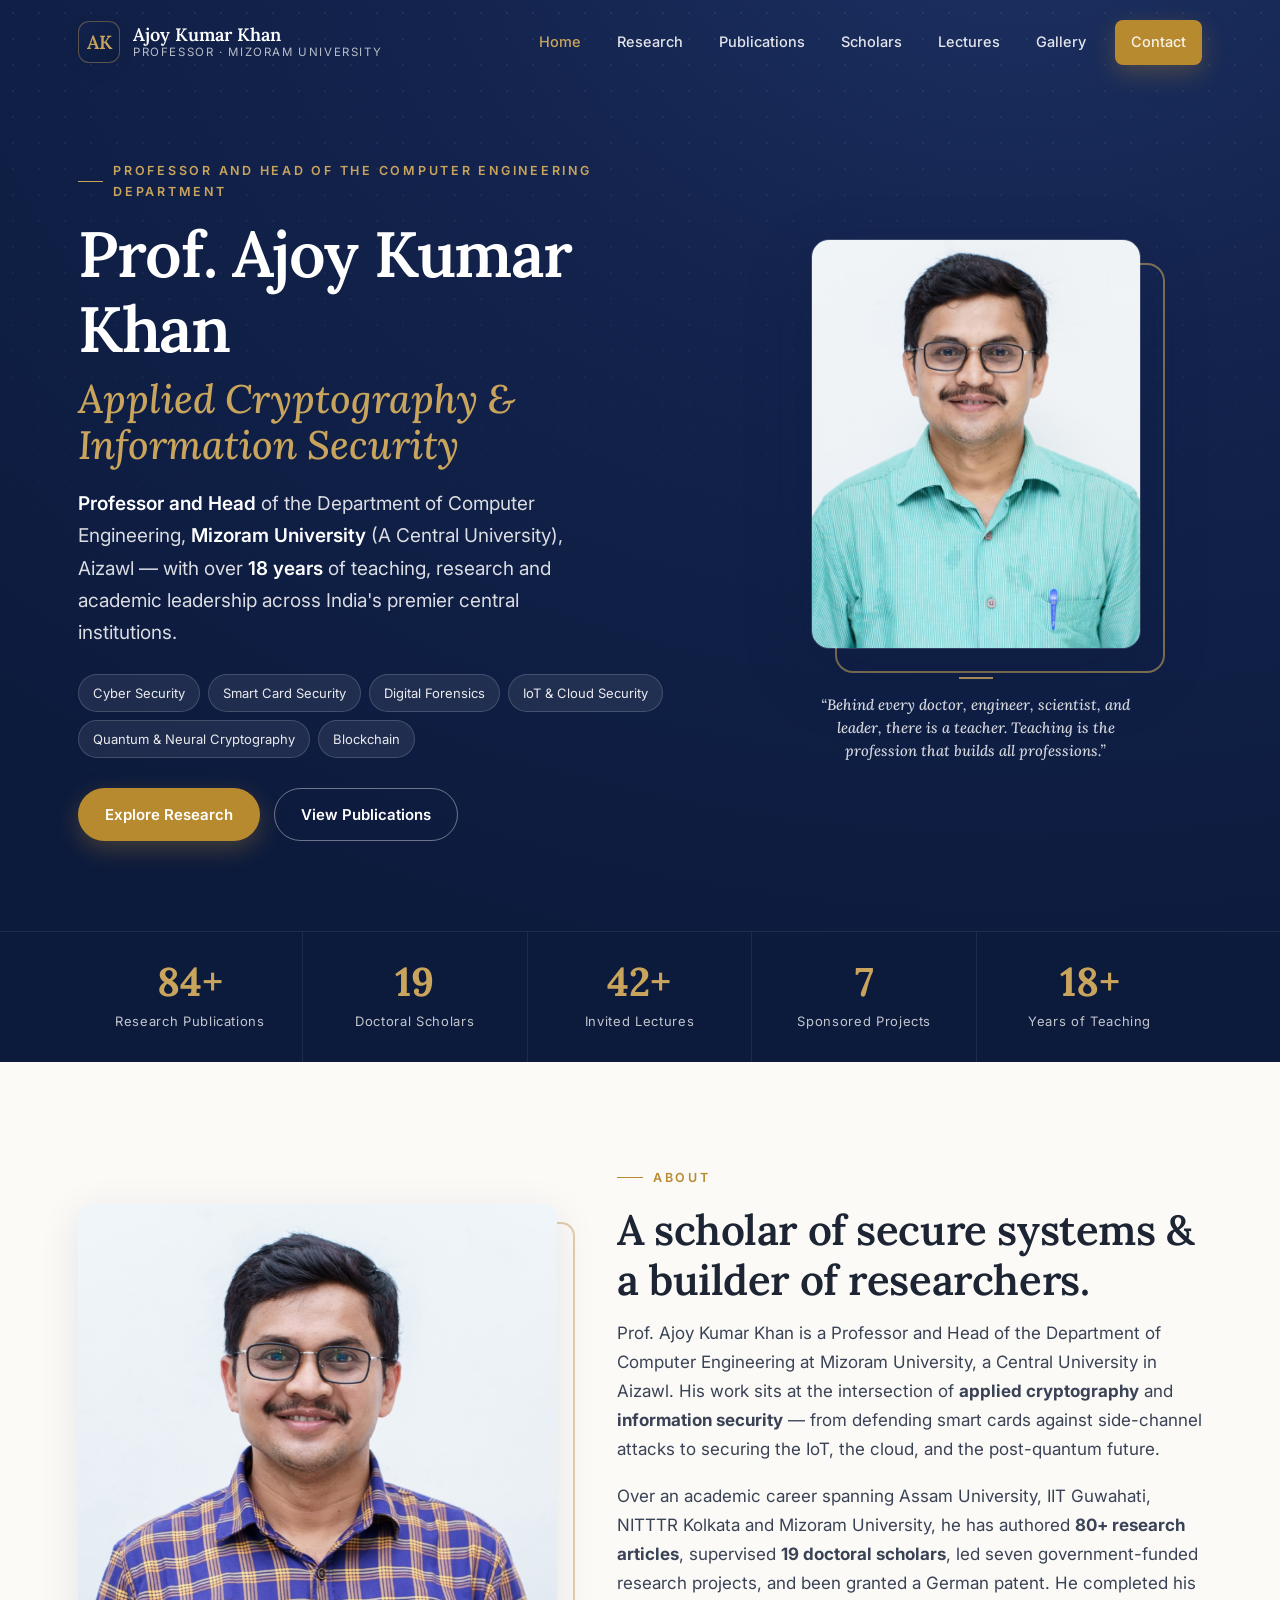
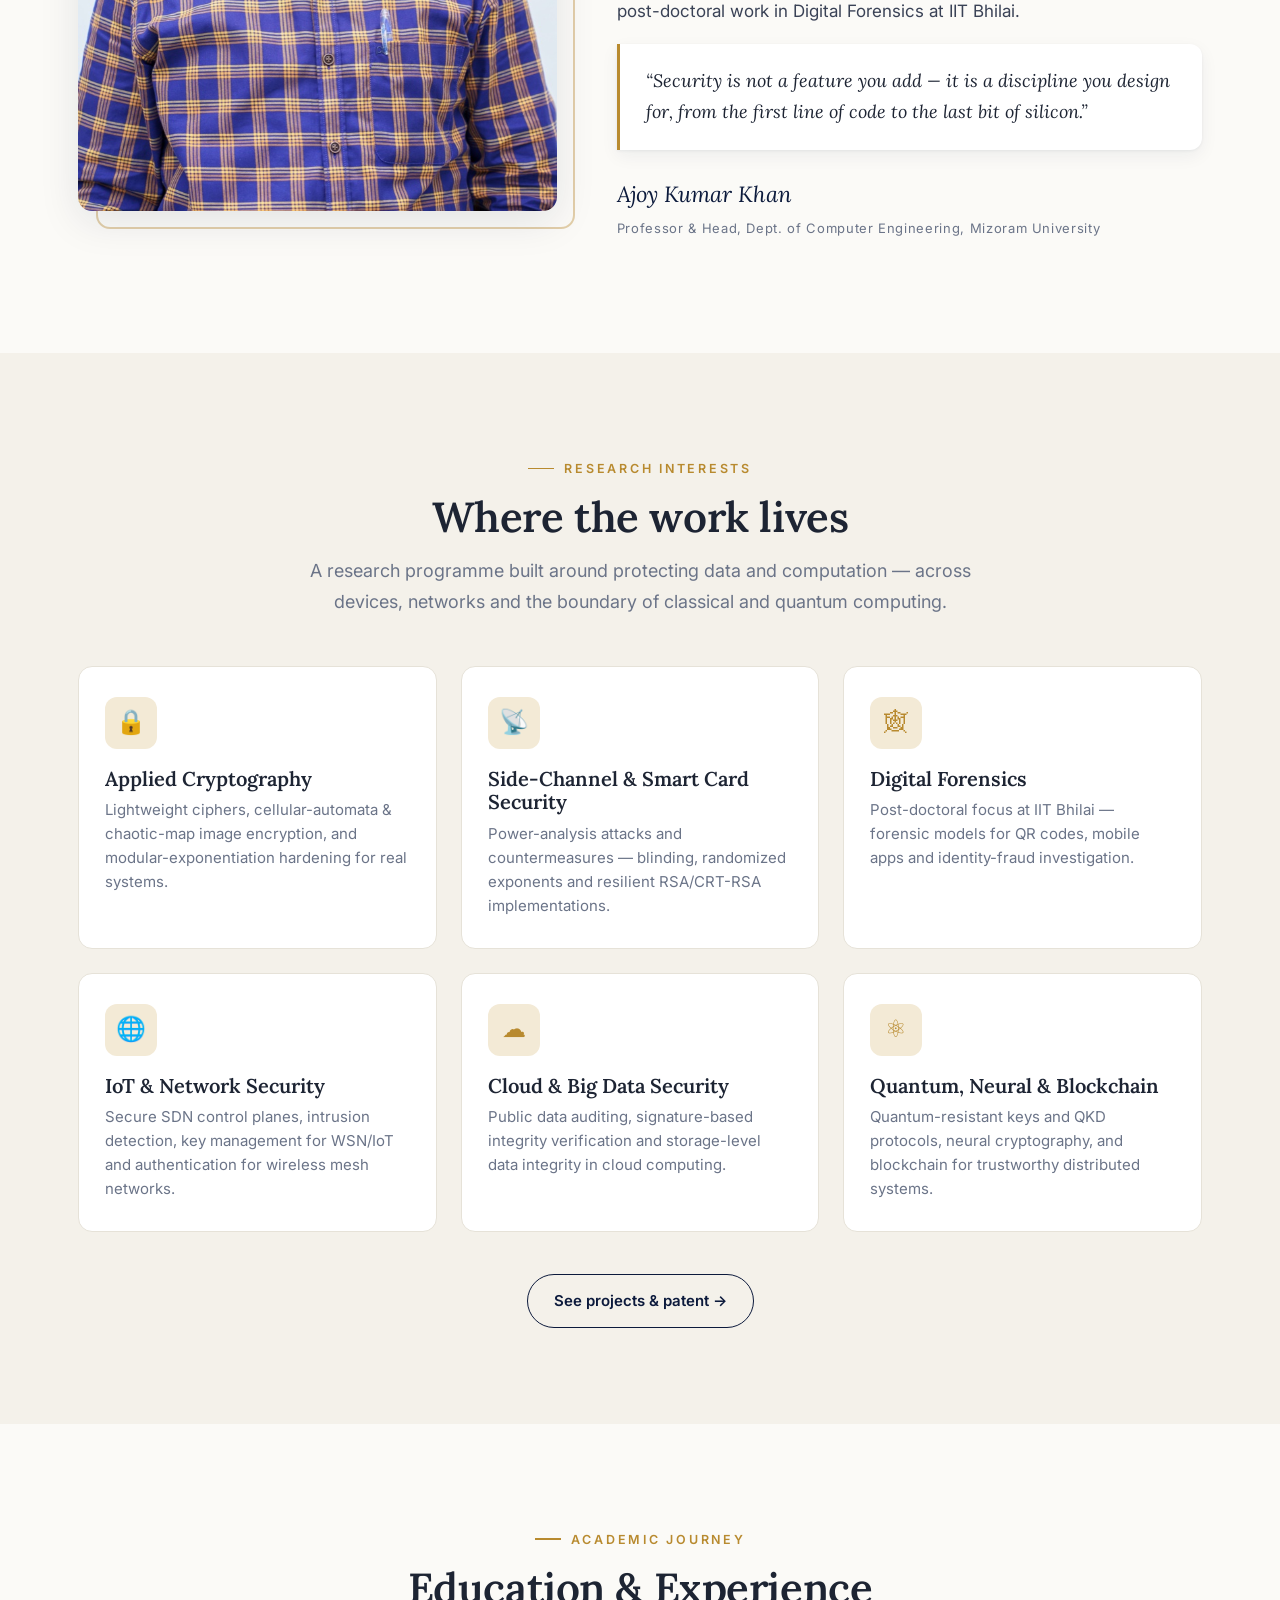
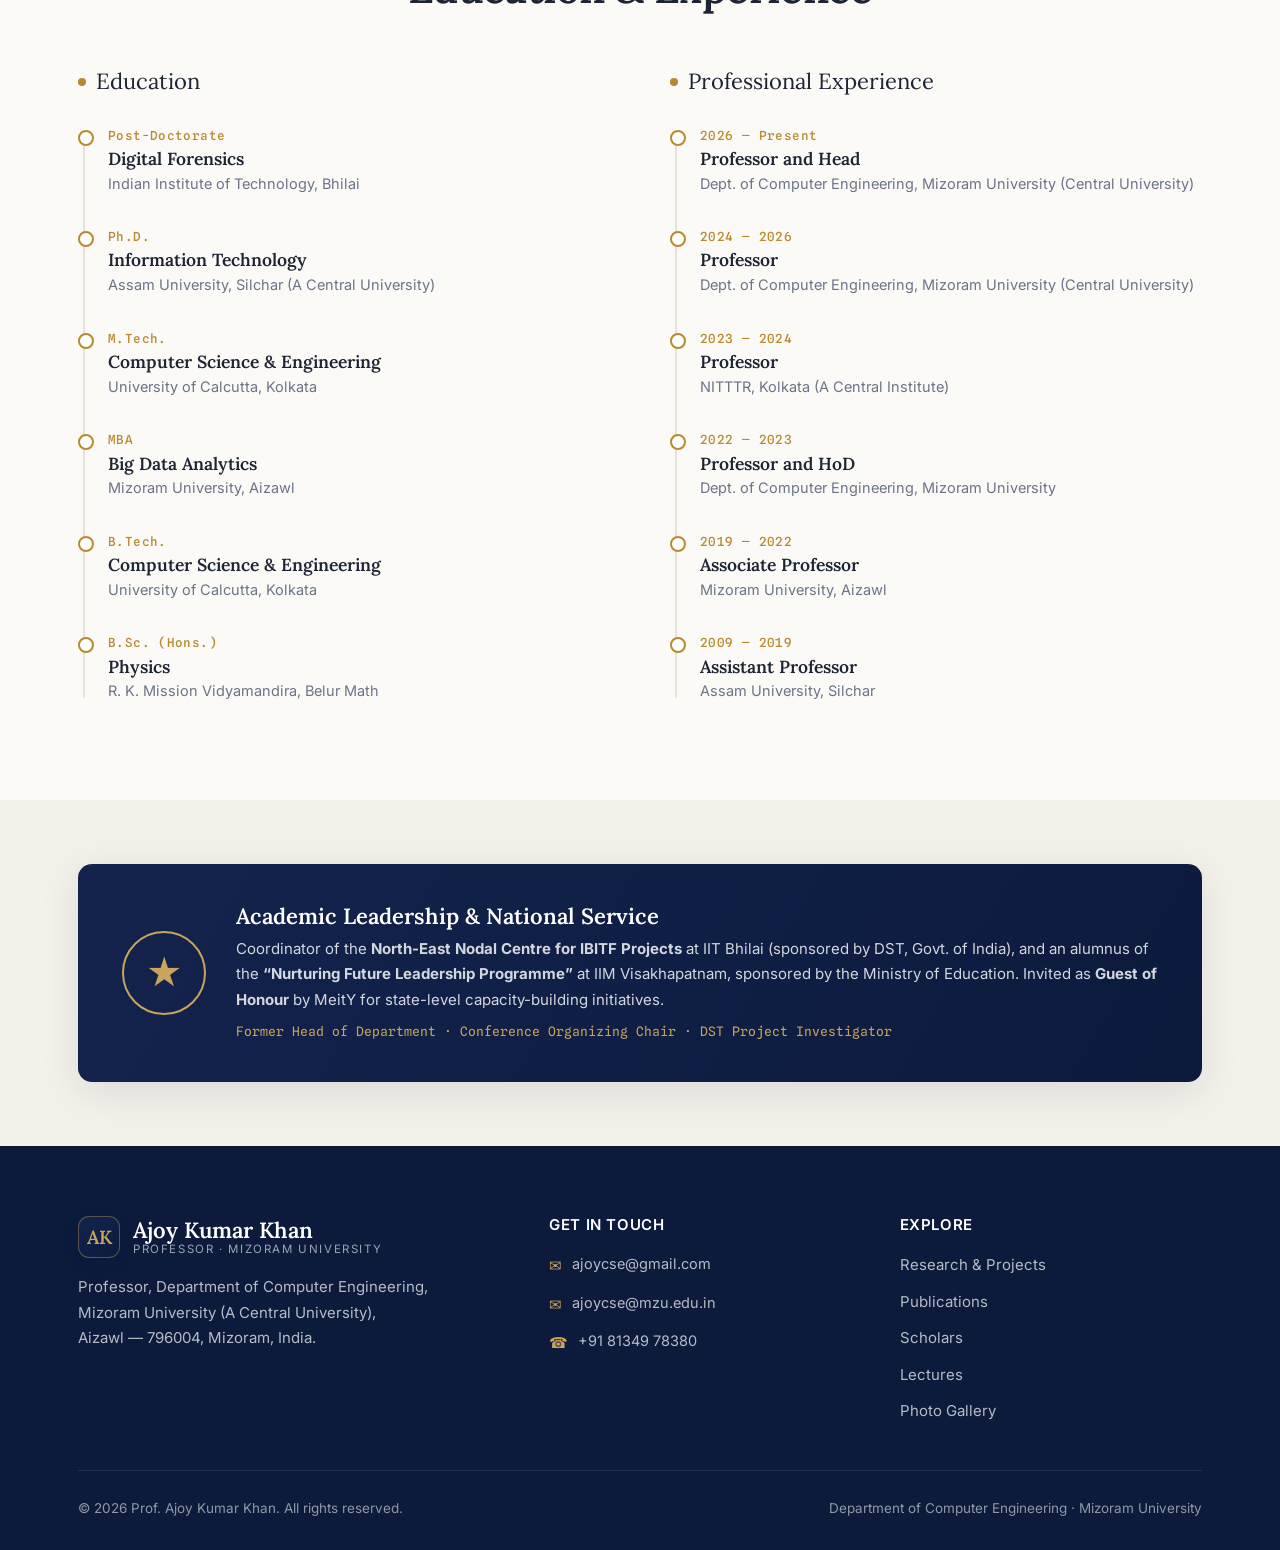
<file: index.html>
<!DOCTYPE html>
<html lang="en">
<head>
<meta charset="UTF-8">
<meta name="viewport" content="width=device-width, initial-scale=1.0">
<title>Prof. Ajoy Kumar Khan — Professor of Computer Engineering | Cryptography &amp; Cyber Security</title>
<meta name="description" content="Prof. Ajoy Kumar Khan, Professor of Computer Engineering at Mizoram University (A Central University). Researcher in Applied Cryptography, Cyber Security, Digital Forensics, IoT and Cloud Security with 50+ publications and 19 doctoral scholars.">
<link rel="preconnect" href="https://fonts.googleapis.com">
<link rel="preconnect" href="https://fonts.gstatic.com" crossorigin>
<link href="https://fonts.googleapis.com/css2?family=Lora:ital,wght@0,500;0,600;0,700;1,500;1,600&family=Inter:wght@400;500;600;700&family=Spline+Sans+Mono:wght@400;500;600&display=swap" rel="stylesheet">
<link rel="stylesheet" href="assets/css/style.css">
</head>
<body>

<!-- ===== NAV ===== -->
<nav class="nav transparent">
  <div class="wrap nav__inner">
    <a href="index.html" class="brand">
      <span class="brand__mark">AK</span>
      <span class="brand__txt">
        <span class="brand__name">Ajoy Kumar Khan</span>
        <span class="brand__sub">Professor &middot; Mizoram University</span>
      </span>
    </a>
    <div class="nav__links" id="navLinks">
      <a href="index.html" data-page="index.html">Home</a>
      <a href="research.html" data-page="research.html">Research</a>
      <a href="publications.html" data-page="publications.html">Publications</a>
      <a href="scholars.html" data-page="scholars.html">Scholars</a>
      <a href="lectures.html" data-page="lectures.html">Lectures</a>
      <a href="gallery.html" data-page="gallery.html">Gallery</a>
      <a href="index.html#contact" class="btn btn--gold nav__cta">Contact</a>
    </div>
    <button class="nav__toggle" id="navToggle" aria-label="Menu"><span></span><span></span><span></span></button>
  </div>
</nav>

<!-- ===== HERO ===== -->
<header class="hero">
  <div class="hero__motif"></div>
  <div class="wrap hero__grid">
    <div class="hero__copy">
      <p class="eyebrow hero__eyebrow">Professor and Head of the Computer Engineering Department</p>
      <h1>Prof. Ajoy Kumar Khan
        <span class="accent">Applied Cryptography &amp; Information Security</span>
      </h1>
      <p class="hero__role">
        <strong>Professor and Head</strong> of the Department of Computer Engineering,
        <strong>Mizoram University</strong> (A Central University), Aizawl — with over
        <strong>18 years</strong> of teaching, research and academic leadership across India's
        premier central institutions.
      </p>
      <div class="hero__tags">
        <span>Cyber Security</span><span>Smart Card Security</span><span>Digital Forensics</span>
        <span>IoT &amp; Cloud Security</span><span>Quantum &amp; Neural Cryptography</span><span>Blockchain</span>
      </div>
      <div class="hero__cta">
        <a href="research.html" class="btn btn--gold">Explore Research</a>
        <a href="publications.html" class="btn btn--ghost">View Publications</a>
      </div>
    </div>
    <div class="hero__portrait">
      <span class="hero__frame"></span>
      <img src="assets/img/portrait-hero.jpg" alt="Prof. Ajoy Kumar Khan">
      <!-- <div class="hero__badge">
        <b>German Patent</b>
        <small>Granted 2022 &middot; English–Mizo Corpus</small>
      </div> -->
      <blockquote class="hero__quote">
        &ldquo;Behind every doctor, engineer, scientist, and leader, there is a teacher.
        Teaching is the profession that builds all professions.&rdquo;
      </blockquote>
    </div>
  </div>
</header>

<!-- ===== HERO STATS ===== -->
<section class="hero-stats">
  <div class="wrap">
    <div class="hero-stats__grid">
      <div class="hstat"><b data-count="88" data-suffix="+">0</b><span>Research Publications</span></div>
      <div class="hstat"><b data-count="19">0</b><span>Doctoral Scholars</span></div>
      <div class="hstat"><b data-count="44" data-suffix="+">0</b><span>Invited Lectures</span></div>
      <div class="hstat"><b data-count="7">0</b><span>Sponsored Projects</span></div>
      <div class="hstat"><b data-count="18" data-suffix="+">0</b><span>Years of Teaching</span></div>
    </div>
  </div>
</section>

<!-- ===== ABOUT ===== -->
<section class="section" id="about">
  <div class="wrap about about__grid">
    <div class="about__media reveal">
      <img src="assets/img/portrait-about.jpg" alt="Prof. Ajoy Kumar Khan portrait">
    </div>
    <div class="reveal" data-d="1">
      <p class="eyebrow">About</p>
      <h2 class="section-title">A scholar of secure systems &amp; a builder of researchers.</h2>
      <p class="lead">Prof. Ajoy Kumar Khan is a Professor and Head of the Department of Computer Engineering at
        Mizoram University, a Central University in Aizawl. His work sits at the intersection of
        <strong>applied cryptography</strong> and <strong>information security</strong> — from defending
        smart cards against side-channel attacks to securing the IoT, the cloud, and the post-quantum future.</p>
      <p>Over an academic career spanning Assam University, IIT Guwahati, NITTTR Kolkata and Mizoram University,
        he has authored <strong>80+ research articles</strong>, supervised <strong>19 doctoral scholars</strong>,
        led seven government-funded research projects, and been granted a German patent. He completed his
        post-doctoral work in Digital Forensics at IIT Bhilai.</p>
      <div class="quote-card">“Security is not a feature you add — it is a discipline you design for, from the
        first line of code to the last bit of silicon.”</div>
      <p class="signature">Ajoy Kumar Khan
        <small>Professor &amp; Head, Dept. of Computer Engineering, Mizoram University</small>
      </p>
    </div>
  </div>
</section>

<!-- ===== RESEARCH INTERESTS ===== -->
<section class="section bg-paper2">
  <div class="wrap">
    <div class="center reveal">
      <p class="eyebrow">Research Interests</p>
      <h2 class="section-title">Where the work lives</h2>
      <p class="section-lead">A research programme built around protecting data and computation —
        across devices, networks and the boundary of classical and quantum computing.</p>
    </div>
    <div class="cards" style="margin-top:48px">
      <div class="icard reveal">
        <div class="icard__ico">&#128274;</div>
        <h3>Applied Cryptography</h3>
        <p>Lightweight ciphers, cellular-automata &amp; chaotic-map image encryption, and modular-exponentiation hardening for real systems.</p>
      </div>
      <div class="icard reveal" data-d="1">
        <div class="icard__ico">&#128225;</div>
        <h3>Side-Channel &amp; Smart Card Security</h3>
        <p>Power-analysis attacks and countermeasures — blinding, randomized exponents and resilient RSA/CRT-RSA implementations.</p>
      </div>
      <div class="icard reveal" data-d="2">
        <div class="icard__ico">&#128376;</div>
        <h3>Digital Forensics</h3>
        <p>Post-doctoral focus at IIT Bhilai — forensic models for QR codes, mobile apps and identity-fraud investigation.</p>
      </div>
      <div class="icard reveal">
        <div class="icard__ico">&#127760;</div>
        <h3>IoT &amp; Network Security</h3>
        <p>Secure SDN control planes, intrusion detection, key management for WSN/IoT and authentication for wireless mesh networks.</p>
      </div>
      <div class="icard reveal" data-d="1">
        <div class="icard__ico">&#9729;</div>
        <h3>Cloud &amp; Big Data Security</h3>
        <p>Public data auditing, signature-based integrity verification and storage-level data integrity in cloud computing.</p>
      </div>
      <div class="icard reveal" data-d="2">
        <div class="icard__ico">&#9883;</div>
        <h3>Quantum, Neural &amp; Blockchain</h3>
        <p>Quantum-resistant keys and QKD protocols, neural cryptography, and blockchain for trustworthy distributed systems.</p>
      </div>
    </div>
    <div class="center" style="margin-top:42px">
      <a href="research.html" class="btn btn--dark">See projects &amp; patent &rarr;</a>
    </div>
  </div>
</section>

<!-- ===== EDUCATION & EXPERIENCE ===== -->
<section class="section">
  <div class="wrap">
    <div class="center reveal">
      <p class="eyebrow">Academic Journey</p>
      <h2 class="section-title">Education &amp; Experience</h2>
    </div>
    <div class="tl-grid" style="margin-top:50px">
      <div class="reveal">
        <div class="tl-head"><span class="dot"></span>Education</div>
        <div class="timeline">
          <div class="tl-item"><div class="yr">Post-Doctorate</div><h4>Digital Forensics</h4><p>Indian Institute of Technology, Bhilai</p></div>
          <div class="tl-item"><div class="yr">Ph.D.</div><h4>Information Technology</h4><p>Assam University, Silchar (A Central University)</p></div>
          <div class="tl-item"><div class="yr">M.Tech.</div><h4>Computer Science &amp; Engineering</h4><p>University of Calcutta, Kolkata</p></div>
          <div class="tl-item"><div class="yr">MBA</div><h4>Big Data Analytics</h4><p>Mizoram University, Aizawl</p></div>
          <div class="tl-item"><div class="yr">B.Tech.</div><h4>Computer Science &amp; Engineering</h4><p>University of Calcutta, Kolkata</p></div>
          <div class="tl-item"><div class="yr">B.Sc. (Hons.)</div><h4>Physics</h4><p>R. K. Mission Vidyamandira, Belur Math</p></div>
        </div>
      </div>
      <div class="reveal" data-d="1">
        <div class="tl-head"><span class="dot"></span>Professional Experience</div>
        <div class="timeline">
          <div class="tl-item"><div class="yr">2026 — Present</div><h4>Professor and Head</h4><p>Dept. of Computer Engineering, Mizoram University (Central University)</p></div>
          <div class="tl-item"><div class="yr">2024 — 2026</div><h4>Professor</h4><p>Dept. of Computer Engineering, Mizoram University (Central University)</p></div>
          <div class="tl-item"><div class="yr">2023 — 2024</div><h4>Professor</h4><p>NITTTR, Kolkata (A Central Institute)</p></div>
          <div class="tl-item"><div class="yr">2022 — 2023</div><h4>Professor and HoD</h4><p>Dept. of Computer Engineering, Mizoram University</p></div>
          <div class="tl-item"><div class="yr">2019 — 2022</div><h4>Associate Professor</h4><p>Mizoram University, Aizawl</p></div>
          <div class="tl-item"><div class="yr">2009 — 2019</div><h4>Assistant Professor</h4><p>Assam University, Silchar</p></div>

        </div>
      </div>
    </div>
  </div>
</section>

<!-- ===== LEADERSHIP HIGHLIGHT ===== -->
<section class="section--tight bg-paper2">
  <div class="wrap">
    <div class="patent reveal">
      <div class="seal">&#9733;</div>
      <div>
        <h3>Academic Leadership &amp; National Service</h3>
        <p>Coordinator of the <strong>North-East Nodal Centre for IBITF Projects</strong> at IIT Bhilai (sponsored by DST,
          Govt. of India), and an alumnus of the <strong>“Nurturing Future Leadership Programme”</strong> at IIM Visakhapatnam,
          sponsored by the Ministry of Education. Invited as <strong>Guest of Honour</strong> by MeitY for state-level
          capacity-building initiatives.</p>
        <p class="tagn">Former Head of Department &middot; Conference Organizing Chair &middot; DST Project Investigator</p>
      </div>
    </div>
  </div>
</section>

<!-- ===== CONTACT ===== -->
<footer class="footer" id="contact">
  <div class="wrap">
    <div class="footer__grid">
      <div class="footer__brand">
        <div class="brand" style="margin-bottom:16px">
          <span class="brand__mark">AK</span>
          <span class="brand__txt"><span class="brand__name">Ajoy Kumar Khan</span>
          <span class="brand__sub" style="color:rgba(255,255,255,.6)">Professor &middot; Mizoram University</span></span>
        </div>
        <p>Professor, Department of Computer Engineering,<br>Mizoram University (A Central University),<br>Aizawl — 796004, Mizoram, India.</p>
      </div>
      <div>
        <h4>Get in touch</h4>
        <div class="contact-row"><span class="ic">&#9993;</span><a href="mailto:ajoycse@gmail.com">ajoycse@gmail.com</a></div>
        <div class="contact-row"><span class="ic">&#9993;</span><a href="mailto:ajoycse@mzu.edu.in">ajoycse@mzu.edu.in</a></div>
        <div class="contact-row"><span class="ic">&#9742;</span><a href="tel:+918134978380">+91 81349 78380</a></div>
      </div>
      <div>
        <h4>Explore</h4>
        <ul>
          <li><a href="research.html">Research &amp; Projects</a></li>
          <li><a href="publications.html">Publications</a></li>
          <li><a href="scholars.html">Scholars</a></li>
          <li><a href="lectures.html">Lectures</a></li>
          <li><a href="gallery.html">Photo Gallery</a></li>
        </ul>
      </div>
    </div>
    <div class="footer__bottom">
      <span>&copy; <span data-year>2026</span> Prof. Ajoy Kumar Khan. All rights reserved.</span>
      <span>Department of Computer Engineering &middot; Mizoram University</span>
    </div>
  </div>
</footer>

<script src="assets/js/main.js"></script>
</body>
</html>
</file>
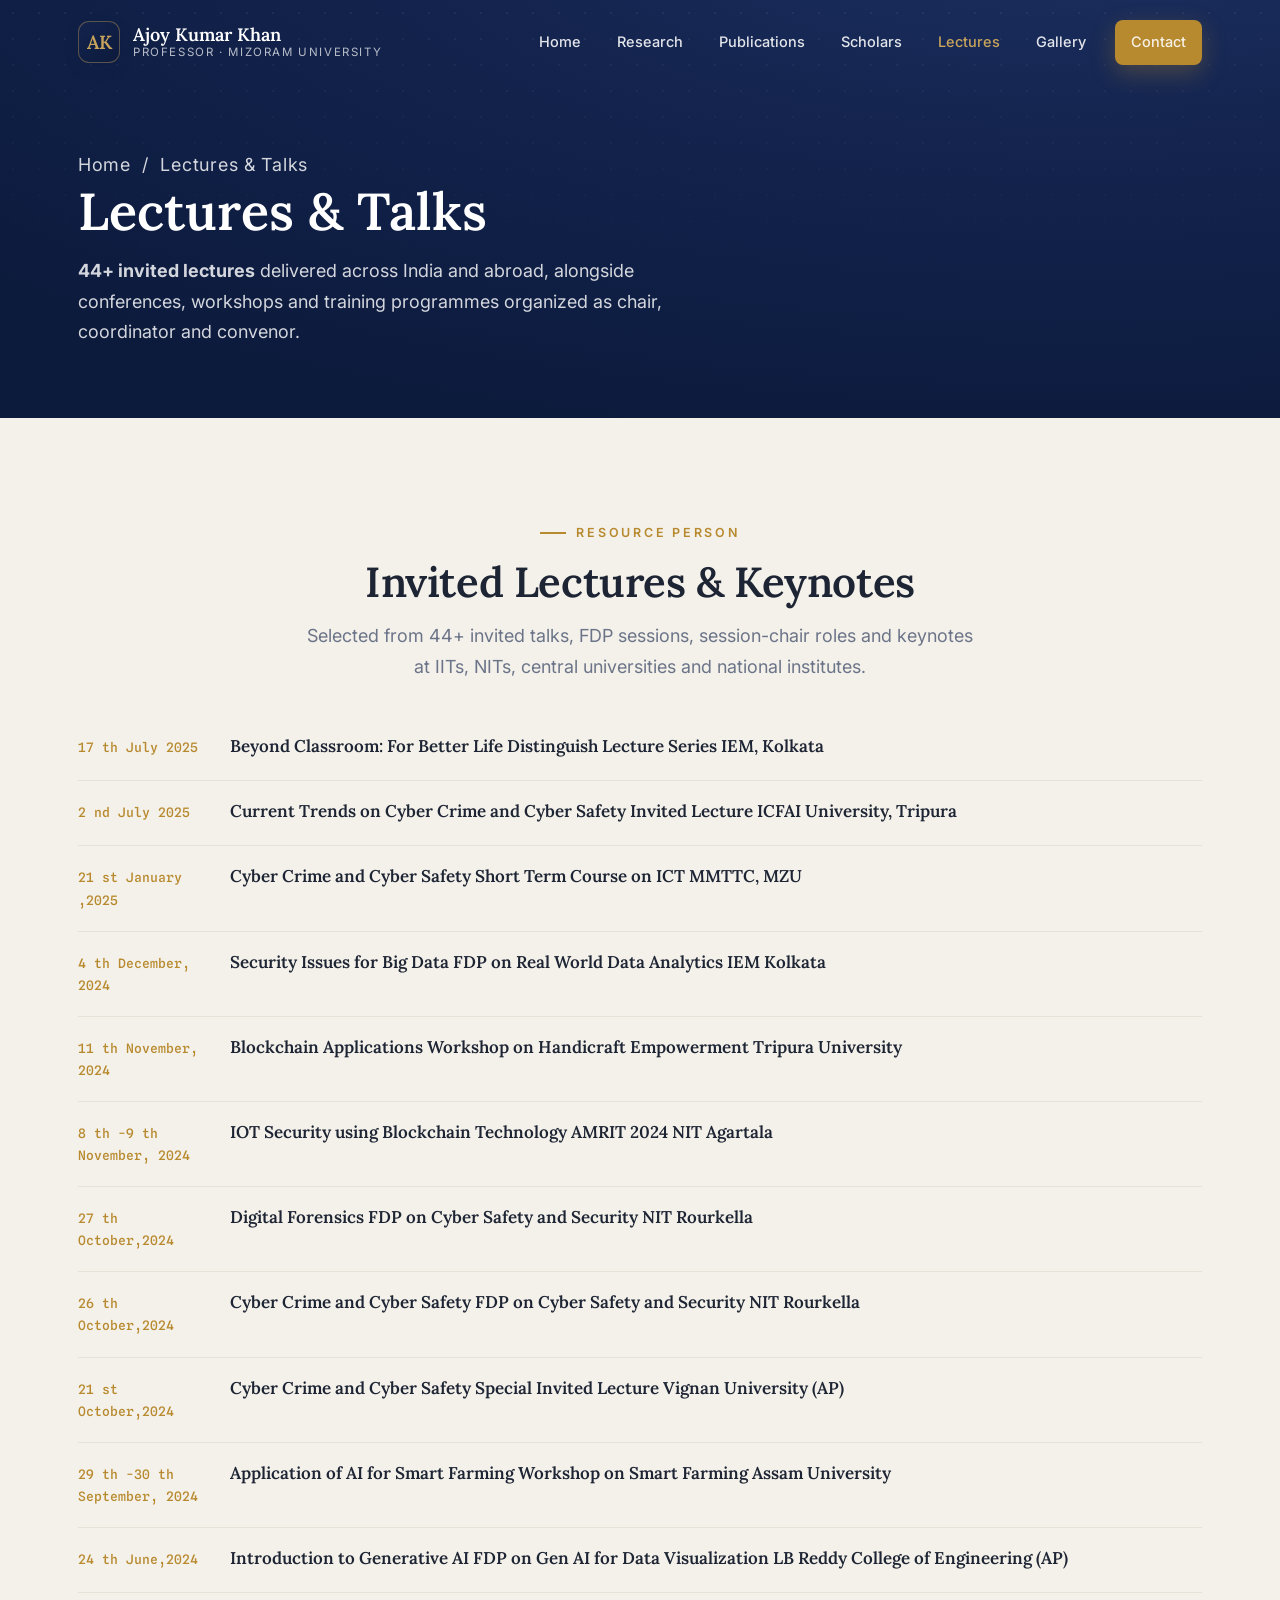
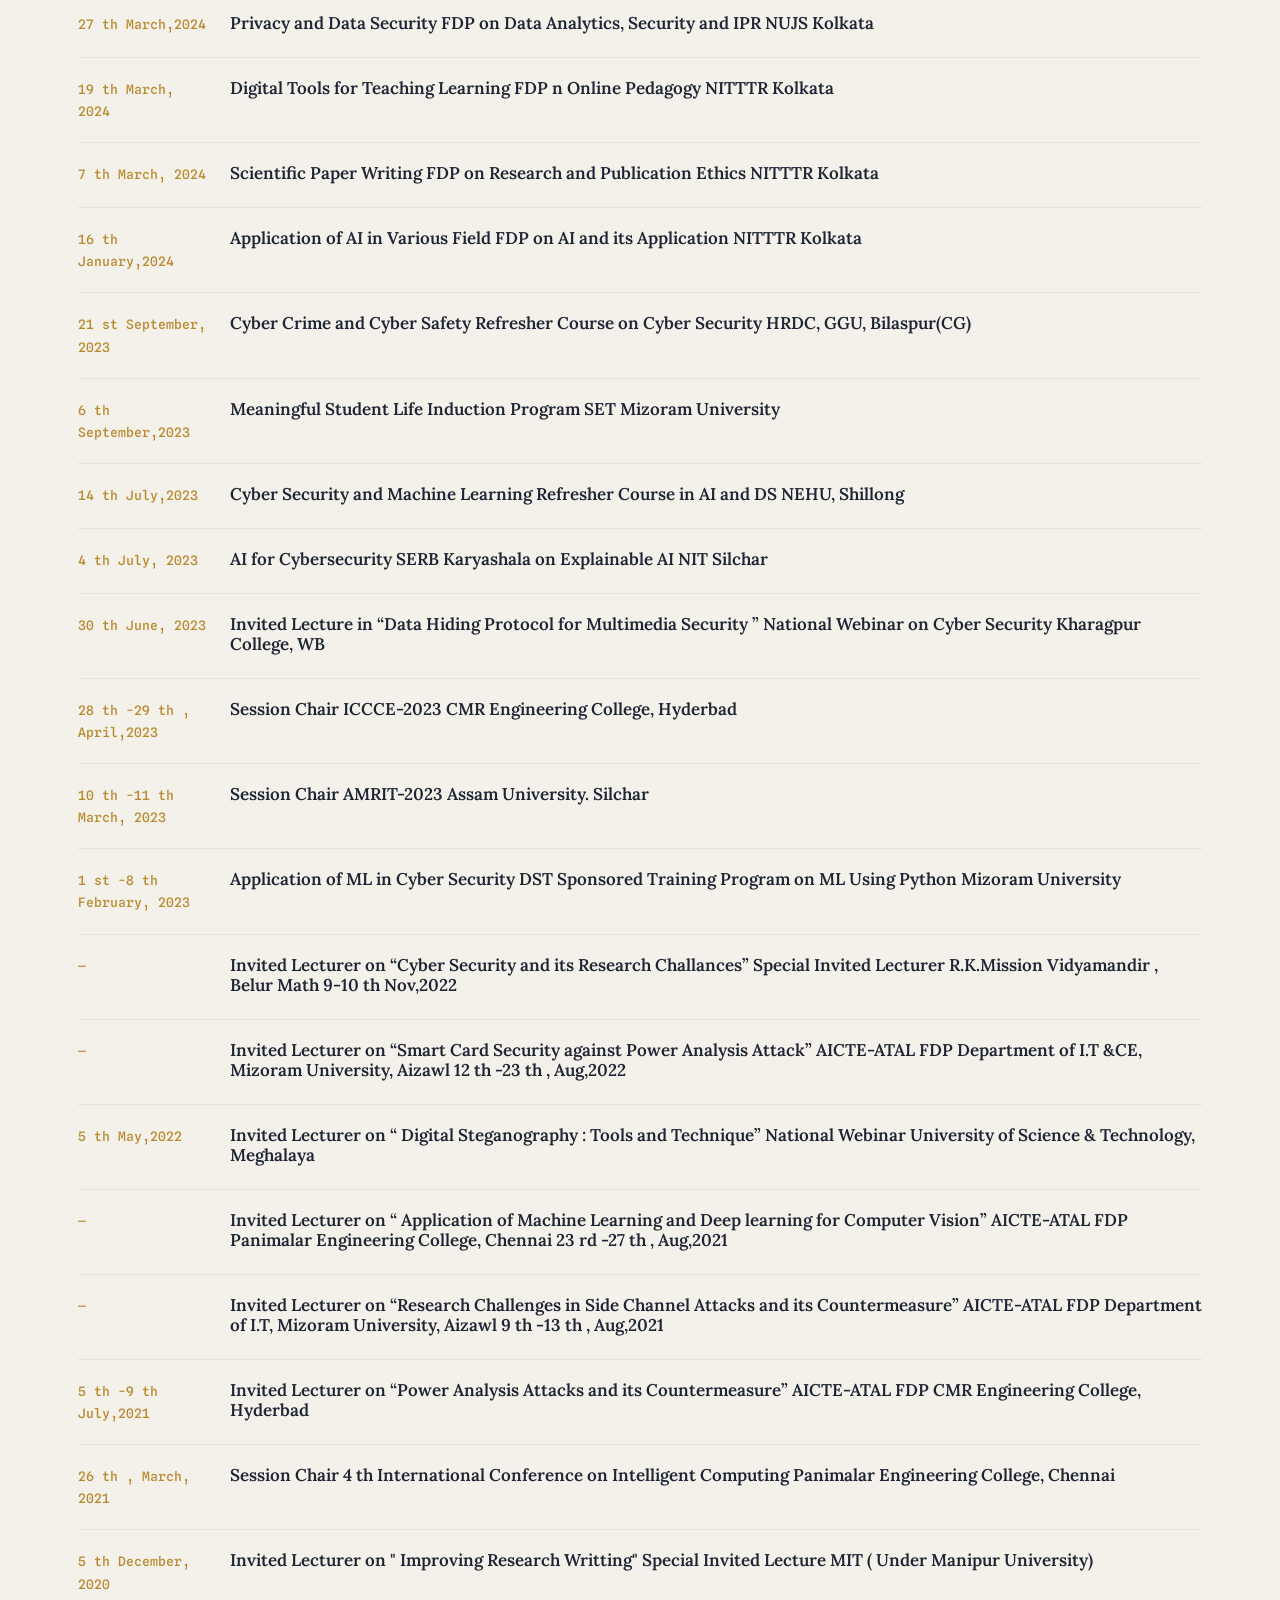
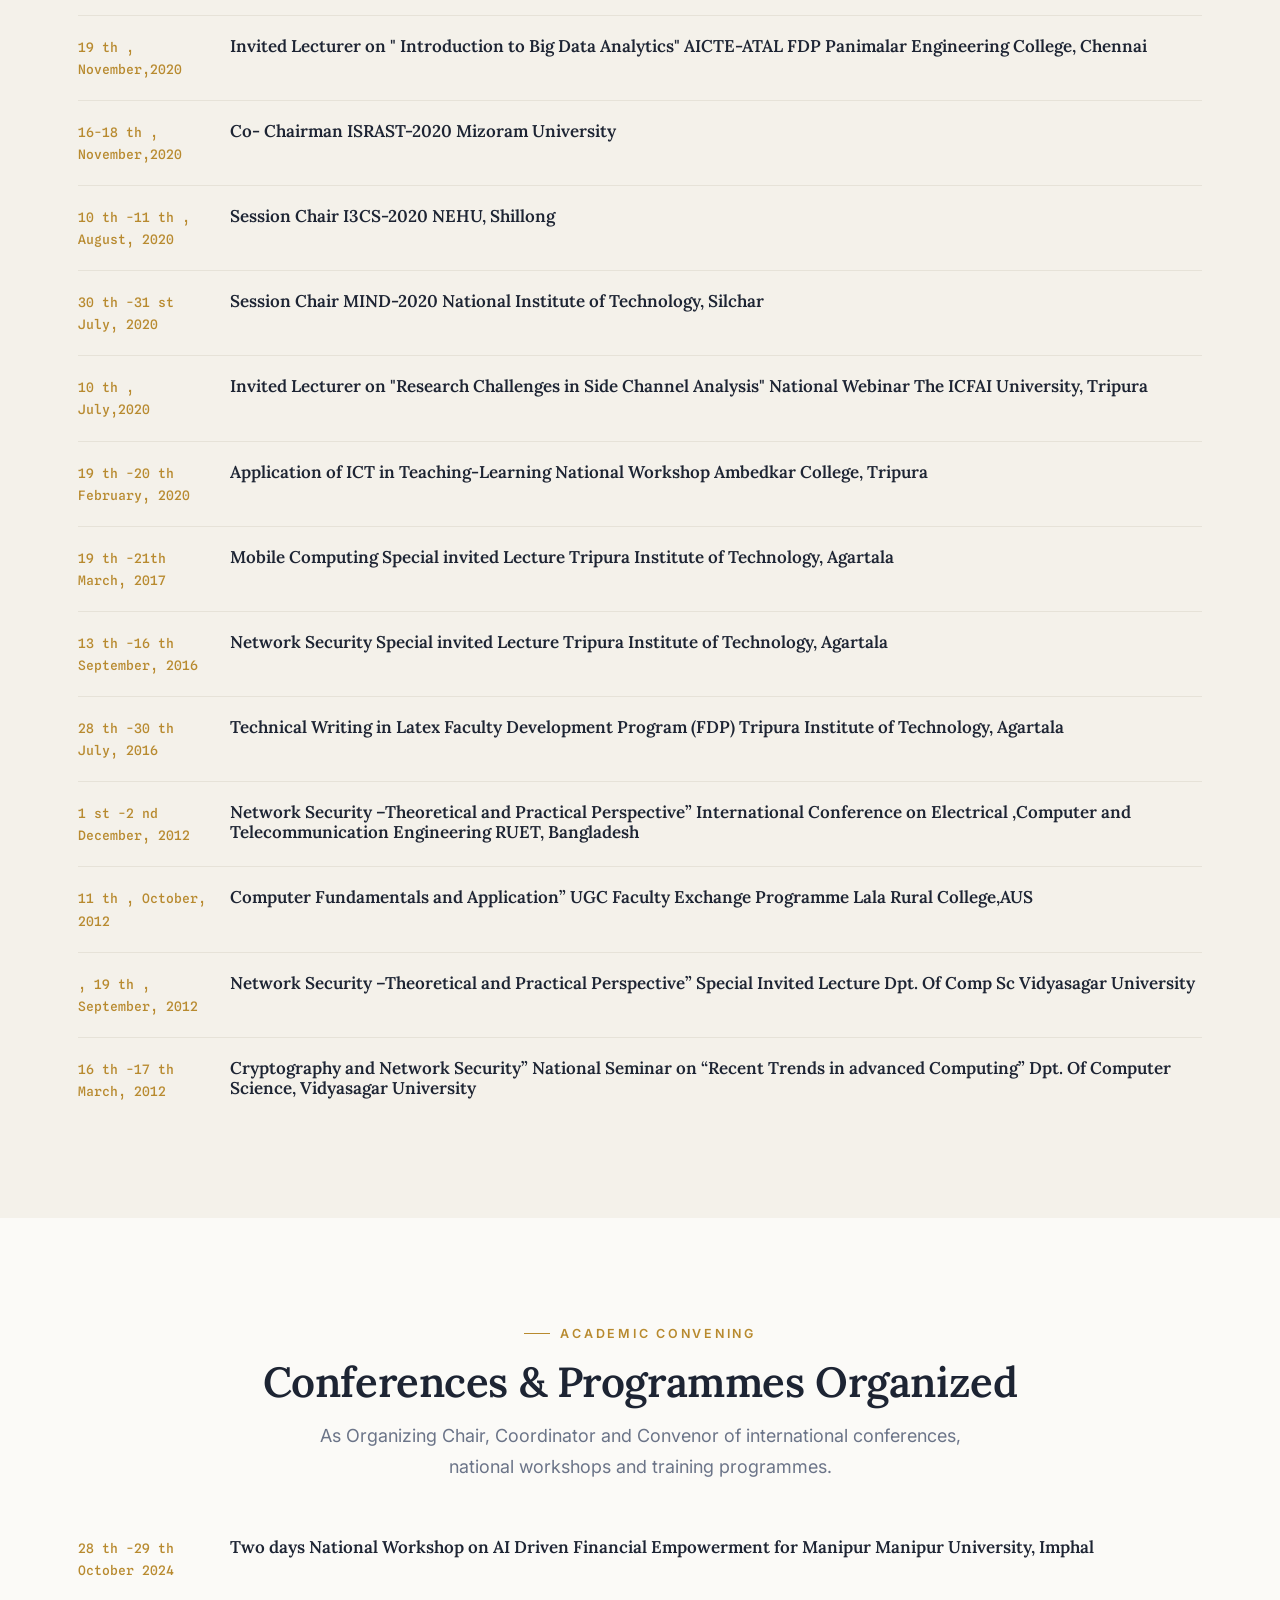
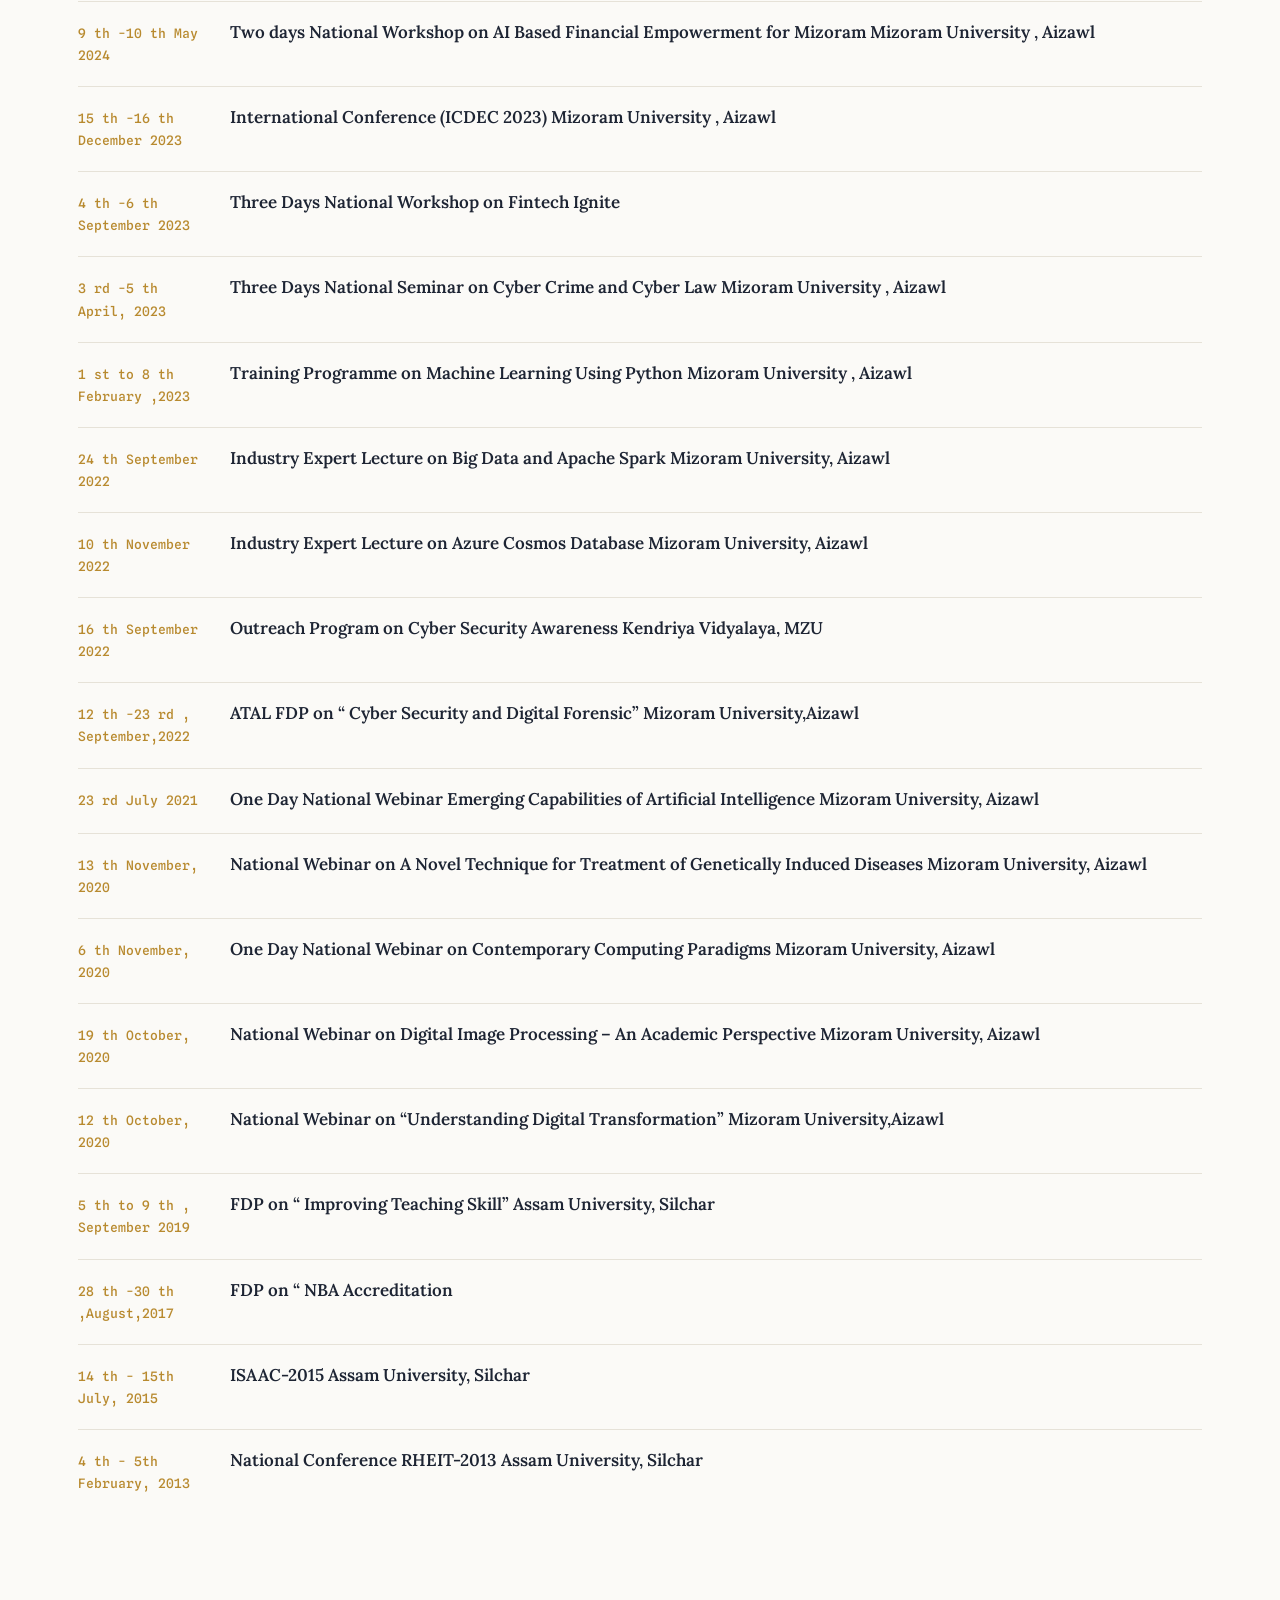
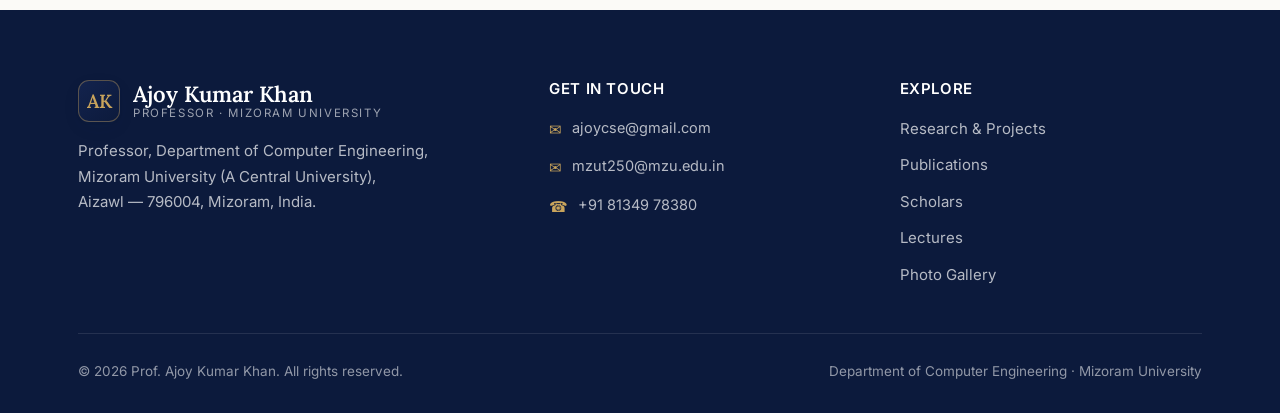
<file: lectures.html>
<!DOCTYPE html>
<html lang="en">
<head>
<meta charset="UTF-8">
<meta name="viewport" content="width=device-width, initial-scale=1.0">
<title>Lectures &amp; Talks — Prof. Ajoy Kumar Khan</title>
<meta name="description" content="Invited lectures, keynotes and academic events organized by Prof. Ajoy Kumar Khan.">
<link rel="preconnect" href="https://fonts.googleapis.com">
<link rel="preconnect" href="https://fonts.gstatic.com" crossorigin>
<link href="https://fonts.googleapis.com/css2?family=Lora:ital,wght@0,500;0,600;0,700;1,500;1,600&family=Inter:wght@400;500;600;700&family=Spline+Sans+Mono:wght@400;500;600&display=swap" rel="stylesheet">
<link rel="stylesheet" href="assets/css/style.css">
</head>
<body>
<nav class="nav transparent">
  <div class="wrap nav__inner">
    <a href="index.html" class="brand">
      <span class="brand__mark">AK</span>
      <span class="brand__txt"><span class="brand__name">Ajoy Kumar Khan</span>
      <span class="brand__sub">Professor &middot; Mizoram University</span></span>
    </a>
    <div class="nav__links" id="navLinks">
      <a href="index.html" data-page="index.html">Home</a>
      <a href="research.html" data-page="research.html">Research</a>
      <a href="publications.html" data-page="publications.html">Publications</a>
      <a href="scholars.html" data-page="scholars.html">Scholars</a>
      <a href="lectures.html" data-page="lectures.html">Lectures</a>
      <a href="gallery.html" data-page="gallery.html">Gallery</a>
      <a href="index.html#contact" class="btn btn--gold nav__cta">Contact</a>
    </div>
    <button class="nav__toggle" id="navToggle" aria-label="Menu"><span></span><span></span><span></span></button>
  </div>
</nav>
<header class="pagehead">
  <div class="hero__motif"></div>
  <div class="wrap">
    <p class="crumbs"><a href="index.html">Home</a> &nbsp;/&nbsp; Lectures &amp; Talks</p>
    <h1>Lectures &amp; Talks</h1>
    <p><strong>44+ invited lectures</strong> delivered across India and abroad, alongside conferences,
    workshops and training programmes organized as chair, coordinator and convenor.</p>
  </div>
</header>

<section class="section bg-paper2">
  <div class="wrap">
    <div class="center reveal">
      <p class="eyebrow">Resource Person</p>
      <h2 class="section-title">Invited Lectures &amp; Keynotes</h2>
      <p class="section-lead">Selected from 44+ invited talks, FDP sessions, session-chair roles and keynotes
        at IITs, NITs, central universities and national institutes.</p>
    </div>
    <div class="feed" style="margin-top:34px">
      <div class="feed-item reveal"><div class="when">17 th July 2025</div>
          <div><h4>Beyond Classroom: For Better Life Distinguish Lecture Series IEM, Kolkata</h4></div></div>
<div class="feed-item reveal"><div class="when">2 nd July 2025</div>
          <div><h4>Current Trends on Cyber Crime and Cyber Safety Invited Lecture ICFAI University, Tripura</h4></div></div>
<div class="feed-item reveal"><div class="when">21 st January ,2025</div>
          <div><h4>Cyber Crime and Cyber Safety Short Term Course on ICT MMTTC, MZU</h4></div></div>
<div class="feed-item reveal"><div class="when">4 th December, 2024</div>
          <div><h4>Security Issues for Big Data FDP on Real World Data Analytics IEM Kolkata</h4></div></div>
<div class="feed-item reveal"><div class="when">11 th November, 2024</div>
          <div><h4>Blockchain Applications Workshop on Handicraft Empowerment Tripura University</h4></div></div>
<div class="feed-item reveal"><div class="when">8 th -9 th November, 2024</div>
          <div><h4>IOT Security using Blockchain Technology AMRIT 2024 NIT Agartala</h4></div></div>
<div class="feed-item reveal"><div class="when">27 th October,2024</div>
          <div><h4>Digital Forensics FDP on Cyber Safety and Security NIT Rourkella</h4></div></div>
<div class="feed-item reveal"><div class="when">26 th October,2024</div>
          <div><h4>Cyber Crime and Cyber Safety FDP on Cyber Safety and Security NIT Rourkella</h4></div></div>
<div class="feed-item reveal"><div class="when">21 st October,2024</div>
          <div><h4>Cyber Crime and Cyber Safety Special Invited Lecture Vignan University (AP)</h4></div></div>
<div class="feed-item reveal"><div class="when">29 th -30 th September, 2024</div>
          <div><h4>Application of AI for Smart Farming Workshop on Smart Farming Assam University</h4></div></div>
<div class="feed-item reveal"><div class="when">24 th June,2024</div>
          <div><h4>Introduction to Generative AI FDP on Gen AI for Data Visualization LB Reddy College of Engineering (AP)</h4></div></div>
<div class="feed-item reveal"><div class="when">27 th March,2024</div>
          <div><h4>Privacy and Data Security FDP on Data Analytics, Security and IPR NUJS Kolkata</h4></div></div>
<div class="feed-item reveal"><div class="when">19 th March, 2024</div>
          <div><h4>Digital Tools for Teaching Learning FDP n Online Pedagogy NITTTR Kolkata</h4></div></div>
<div class="feed-item reveal"><div class="when">7 th March, 2024</div>
          <div><h4>Scientific Paper Writing FDP on Research and Publication Ethics NITTTR Kolkata</h4></div></div>
<div class="feed-item reveal"><div class="when">16 th January,2024</div>
          <div><h4>Application of AI in Various Field FDP on AI and its Application NITTTR Kolkata</h4></div></div>
<div class="feed-item reveal"><div class="when">21 st September, 2023</div>
          <div><h4>Cyber Crime and Cyber Safety Refresher Course on Cyber Security HRDC, GGU, Bilaspur(CG)</h4></div></div>
<div class="feed-item reveal"><div class="when">6 th September,2023</div>
          <div><h4>Meaningful Student Life Induction Program SET Mizoram University</h4></div></div>
<div class="feed-item reveal"><div class="when">14 th July,2023</div>
          <div><h4>Cyber Security and Machine Learning Refresher Course in AI and DS NEHU, Shillong</h4></div></div>
<div class="feed-item reveal"><div class="when">4 th July, 2023</div>
          <div><h4>AI for Cybersecurity SERB Karyashala on Explainable AI NIT Silchar</h4></div></div>
<div class="feed-item reveal"><div class="when">30 th June, 2023</div>
          <div><h4>Invited Lecture in “Data Hiding Protocol for Multimedia Security ” National Webinar on Cyber Security Kharagpur College, WB</h4></div></div>
<div class="feed-item reveal"><div class="when">28 th -29 th , April,2023</div>
          <div><h4>Session Chair ICCCE-2023 CMR Engineering College, Hyderbad</h4></div></div>
<div class="feed-item reveal"><div class="when">10 th -11 th March, 2023</div>
          <div><h4>Session Chair AMRIT-2023 Assam University. Silchar</h4></div></div>
<div class="feed-item reveal"><div class="when">1 st -8 th February, 2023</div>
          <div><h4>Application of ML in Cyber Security DST Sponsored Training Program on ML Using Python Mizoram University</h4></div></div>
<div class="feed-item reveal"><div class="when">&mdash;</div>
          <div><h4>Invited Lecturer on “Cyber Security and its Research Challances” Special Invited Lecturer R.K.Mission Vidyamandir , Belur Math 9-10 th Nov,2022</h4></div></div>
<div class="feed-item reveal"><div class="when">&mdash;</div>
          <div><h4>Invited Lecturer on “Smart Card Security against Power Analysis Attack” AICTE-ATAL FDP Department of I.T &amp;CE, Mizoram University, Aizawl 12 th -23 th , Aug,2022</h4></div></div>
<div class="feed-item reveal"><div class="when">5 th May,2022</div>
          <div><h4>Invited Lecturer on “ Digital Steganography : Tools and Technique” National Webinar University of Science &amp; Technology, Meghalaya</h4></div></div>
<div class="feed-item reveal"><div class="when">&mdash;</div>
          <div><h4>Invited Lecturer on “ Application of Machine Learning and Deep learning for Computer Vision” AICTE-ATAL FDP Panimalar Engineering College, Chennai 23 rd -27 th , Aug,2021</h4></div></div>
<div class="feed-item reveal"><div class="when">&mdash;</div>
          <div><h4>Invited Lecturer on “Research Challenges in Side Channel Attacks and its Countermeasure” AICTE-ATAL FDP Department of I.T, Mizoram University, Aizawl 9 th -13 th , Aug,2021</h4></div></div>
<div class="feed-item reveal"><div class="when">5 th -9 th July,2021</div>
          <div><h4>Invited Lecturer on “Power Analysis Attacks and its Countermeasure” AICTE-ATAL FDP CMR Engineering College, Hyderbad</h4></div></div>
<div class="feed-item reveal"><div class="when">26 th , March, 2021</div>
          <div><h4>Session Chair 4 th International Conference on Intelligent Computing Panimalar Engineering College, Chennai</h4></div></div>
<div class="feed-item reveal"><div class="when">5 th December, 2020</div>
          <div><h4>Invited Lecturer on &quot; Improving Research Writting&quot; Special Invited Lecture MIT ( Under Manipur University)</h4></div></div>
<div class="feed-item reveal"><div class="when">19 th , November,2020</div>
          <div><h4>Invited Lecturer on &quot; Introduction to Big Data Analytics&quot; AICTE-ATAL FDP Panimalar Engineering College, Chennai</h4></div></div>
<div class="feed-item reveal"><div class="when">16-18 th , November,2020</div>
          <div><h4>Co- Chairman ISRAST-2020 Mizoram University</h4></div></div>
<div class="feed-item reveal"><div class="when">10 th -11 th , August, 2020</div>
          <div><h4>Session Chair I3CS-2020 NEHU, Shillong</h4></div></div>
<div class="feed-item reveal"><div class="when">30 th -31 st July, 2020</div>
          <div><h4>Session Chair MIND-2020 National Institute of Technology, Silchar</h4></div></div>
<div class="feed-item reveal"><div class="when">10 th , July,2020</div>
          <div><h4>Invited Lecturer on &quot;Research Challenges in Side Channel Analysis&quot; National Webinar The ICFAI University, Tripura</h4></div></div>
<div class="feed-item reveal"><div class="when">19 th -20 th February, 2020</div>
          <div><h4>Application of ICT in Teaching-Learning National Workshop Ambedkar College, Tripura</h4></div></div>
<div class="feed-item reveal"><div class="when">19 th -21th March, 2017</div>
          <div><h4>Mobile Computing Special invited Lecture Tripura Institute of Technology, Agartala</h4></div></div>
<div class="feed-item reveal"><div class="when">13 th -16 th September, 2016</div>
          <div><h4>Network Security Special invited Lecture Tripura Institute of Technology, Agartala</h4></div></div>
<div class="feed-item reveal"><div class="when">28 th -30 th July, 2016</div>
          <div><h4>Technical Writing in Latex Faculty Development Program (FDP) Tripura Institute of Technology, Agartala</h4></div></div>
<div class="feed-item reveal"><div class="when">1 st -2 nd December, 2012</div>
          <div><h4>Network Security –Theoretical and Practical Perspective” International Conference on Electrical ,Computer and Telecommunication Engineering RUET, Bangladesh</h4></div></div>
<div class="feed-item reveal"><div class="when">11 th , October, 2012</div>
          <div><h4>Computer Fundamentals and Application” UGC Faculty Exchange Programme Lala Rural College,AUS</h4></div></div>
<div class="feed-item reveal"><div class="when">, 19 th , September, 2012</div>
          <div><h4>Network Security –Theoretical and Practical Perspective” Special Invited Lecture Dpt. Of Comp Sc Vidyasagar University</h4></div></div>
<div class="feed-item reveal"><div class="when">16 th -17 th March, 2012</div>
          <div><h4>Cryptography and Network Security” National Seminar on “Recent Trends in advanced Computing” Dpt. Of Computer Science, Vidyasagar University</h4></div></div>

    </div>
  </div>
</section>

<section class="section">
  <div class="wrap">
    <div class="center reveal">
      <p class="eyebrow">Academic Convening</p>
      <h2 class="section-title">Conferences &amp; Programmes Organized</h2>
      <p class="section-lead">As Organizing Chair, Coordinator and Convenor of international conferences, national
        workshops and training programmes.</p>
    </div>
    <div class="feed" style="margin-top:34px">
      <div class="feed-item reveal"><div class="when">28 th -29 th October 2024</div>
          <div><h4>Two days National Workshop on AI Driven Financial Empowerment for Manipur Manipur University, Imphal</h4></div></div>
<div class="feed-item reveal"><div class="when">9 th -10 th May 2024</div>
          <div><h4>Two days National Workshop on AI Based Financial Empowerment for Mizoram Mizoram University , Aizawl</h4></div></div>
<div class="feed-item reveal"><div class="when">15 th -16 th December 2023</div>
          <div><h4>International Conference (ICDEC 2023) Mizoram University , Aizawl</h4></div></div>
<div class="feed-item reveal"><div class="when">4 th -6 th September 2023</div>
          <div><h4>Three Days National Workshop on Fintech Ignite</h4></div></div>
<div class="feed-item reveal"><div class="when">3 rd -5 th April, 2023</div>
          <div><h4>Three Days National Seminar on Cyber Crime and Cyber Law Mizoram University , Aizawl</h4></div></div>
<div class="feed-item reveal"><div class="when">1 st to 8 th February ,2023</div>
          <div><h4>Training Programme on Machine Learning Using Python Mizoram University , Aizawl</h4></div></div>
<div class="feed-item reveal"><div class="when">24 th September 2022</div>
          <div><h4>Industry Expert Lecture on Big Data and Apache Spark Mizoram University, Aizawl</h4></div></div>
<div class="feed-item reveal"><div class="when">10 th November 2022</div>
          <div><h4>Industry Expert Lecture on Azure Cosmos Database Mizoram University, Aizawl</h4></div></div>
<div class="feed-item reveal"><div class="when">16 th September 2022</div>
          <div><h4>Outreach Program on Cyber Security Awareness Kendriya Vidyalaya, MZU</h4></div></div>
<div class="feed-item reveal"><div class="when">12 th -23 rd , September,2022</div>
          <div><h4>ATAL FDP on “ Cyber Security and Digital Forensic” Mizoram University,Aizawl</h4></div></div>
<div class="feed-item reveal"><div class="when">23 rd July 2021</div>
          <div><h4>One Day National Webinar Emerging Capabilities of Artificial Intelligence Mizoram University, Aizawl</h4></div></div>
<div class="feed-item reveal"><div class="when">13 th November, 2020</div>
          <div><h4>National Webinar on A Novel Technique for Treatment of Genetically Induced Diseases Mizoram University, Aizawl</h4></div></div>
<div class="feed-item reveal"><div class="when">6 th November, 2020</div>
          <div><h4>One Day National Webinar on Contemporary Computing Paradigms Mizoram University, Aizawl</h4></div></div>
<div class="feed-item reveal"><div class="when">19 th October, 2020</div>
          <div><h4>National Webinar on Digital Image Processing – An Academic Perspective Mizoram University, Aizawl</h4></div></div>
<div class="feed-item reveal"><div class="when">12 th October, 2020</div>
          <div><h4>National Webinar on “Understanding Digital Transformation” Mizoram University,Aizawl</h4></div></div>
<div class="feed-item reveal"><div class="when">5 th to 9 th , September 2019</div>
          <div><h4>FDP on “ Improving Teaching Skill” Assam University, Silchar</h4></div></div>
<div class="feed-item reveal"><div class="when">28 th -30 th ,August,2017</div>
          <div><h4>FDP on “ NBA Accreditation</h4></div></div>
<div class="feed-item reveal"><div class="when">14 th - 15th July, 2015</div>
          <div><h4>ISAAC-2015 Assam University, Silchar</h4></div></div>
<div class="feed-item reveal"><div class="when">4 th - 5th February, 2013</div>
          <div><h4>National Conference RHEIT-2013 Assam University, Silchar</h4></div></div>

    </div>
  </div>
</section>
<footer class="footer" id="contact">
  <div class="wrap">
    <div class="footer__grid">
      <div class="footer__brand">
        <div class="brand" style="margin-bottom:16px">
          <span class="brand__mark">AK</span>
          <span class="brand__txt"><span class="brand__name">Ajoy Kumar Khan</span>
          <span class="brand__sub" style="color:rgba(255,255,255,.6)">Professor &middot; Mizoram University</span></span>
        </div>
        <p>Professor, Department of Computer Engineering,<br>Mizoram University (A Central University),<br>Aizawl — 796004, Mizoram, India.</p>
      </div>
      <div>
        <h4>Get in touch</h4>
        <div class="contact-row"><span class="ic">&#9993;</span><a href="mailto:ajoycse@gmail.com">ajoycse@gmail.com</a></div>
        <div class="contact-row"><span class="ic">&#9993;</span><a href="mailto:mzut250@mzu.edu.in">mzut250@mzu.edu.in</a></div>
        <div class="contact-row"><span class="ic">&#9742;</span><a href="tel:+918134978380">+91 81349 78380</a></div>
      </div>
      <div>
        <h4>Explore</h4>
        <ul>
          <li><a href="research.html">Research &amp; Projects</a></li>
          <li><a href="publications.html">Publications</a></li>
          <li><a href="scholars.html">Scholars</a></li>
          <li><a href="lectures.html">Lectures</a></li>
          <li><a href="gallery.html">Photo Gallery</a></li>
        </ul>
      </div>
    </div>
    <div class="footer__bottom">
      <span>&copy; <span data-year>2026</span> Prof. Ajoy Kumar Khan. All rights reserved.</span>
      <span>Department of Computer Engineering &middot; Mizoram University</span>
    </div>
  </div>
</footer>
<script src="assets/js/main.js"></script>
</body></html>
</file>
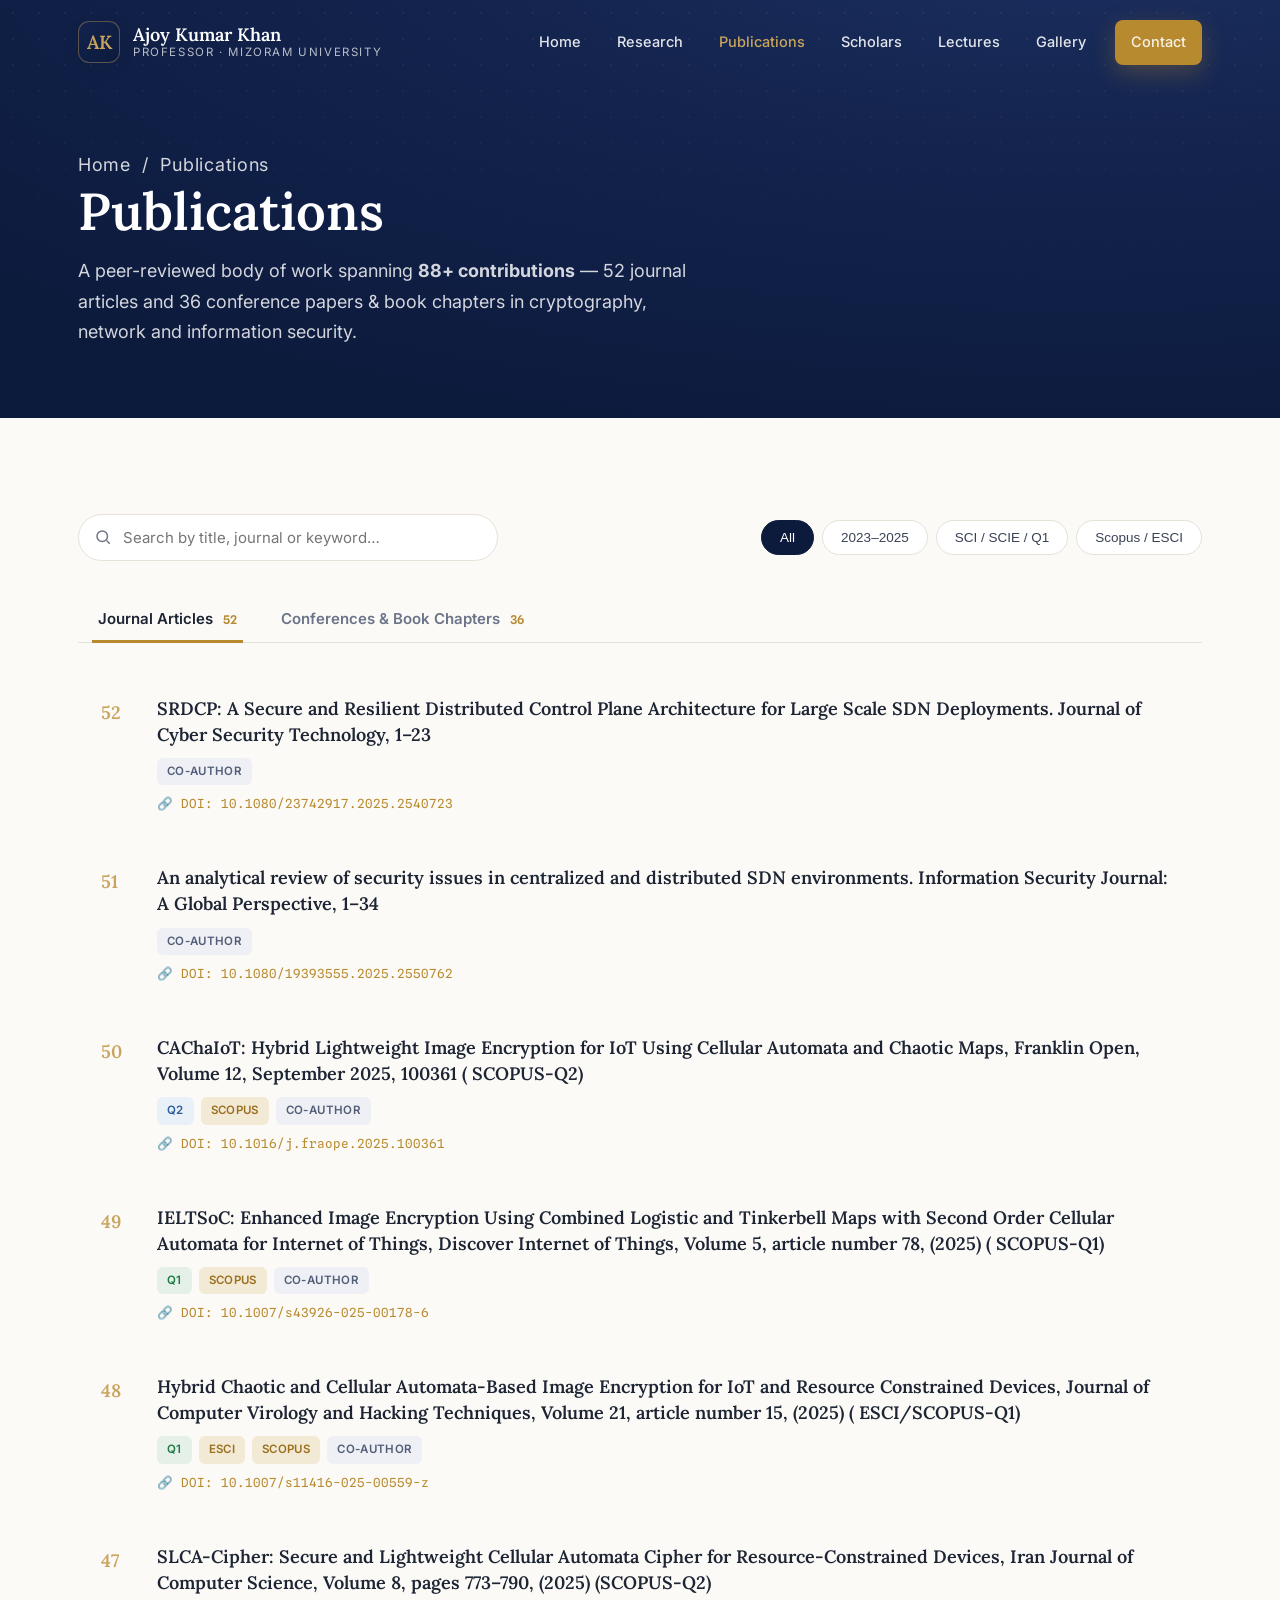
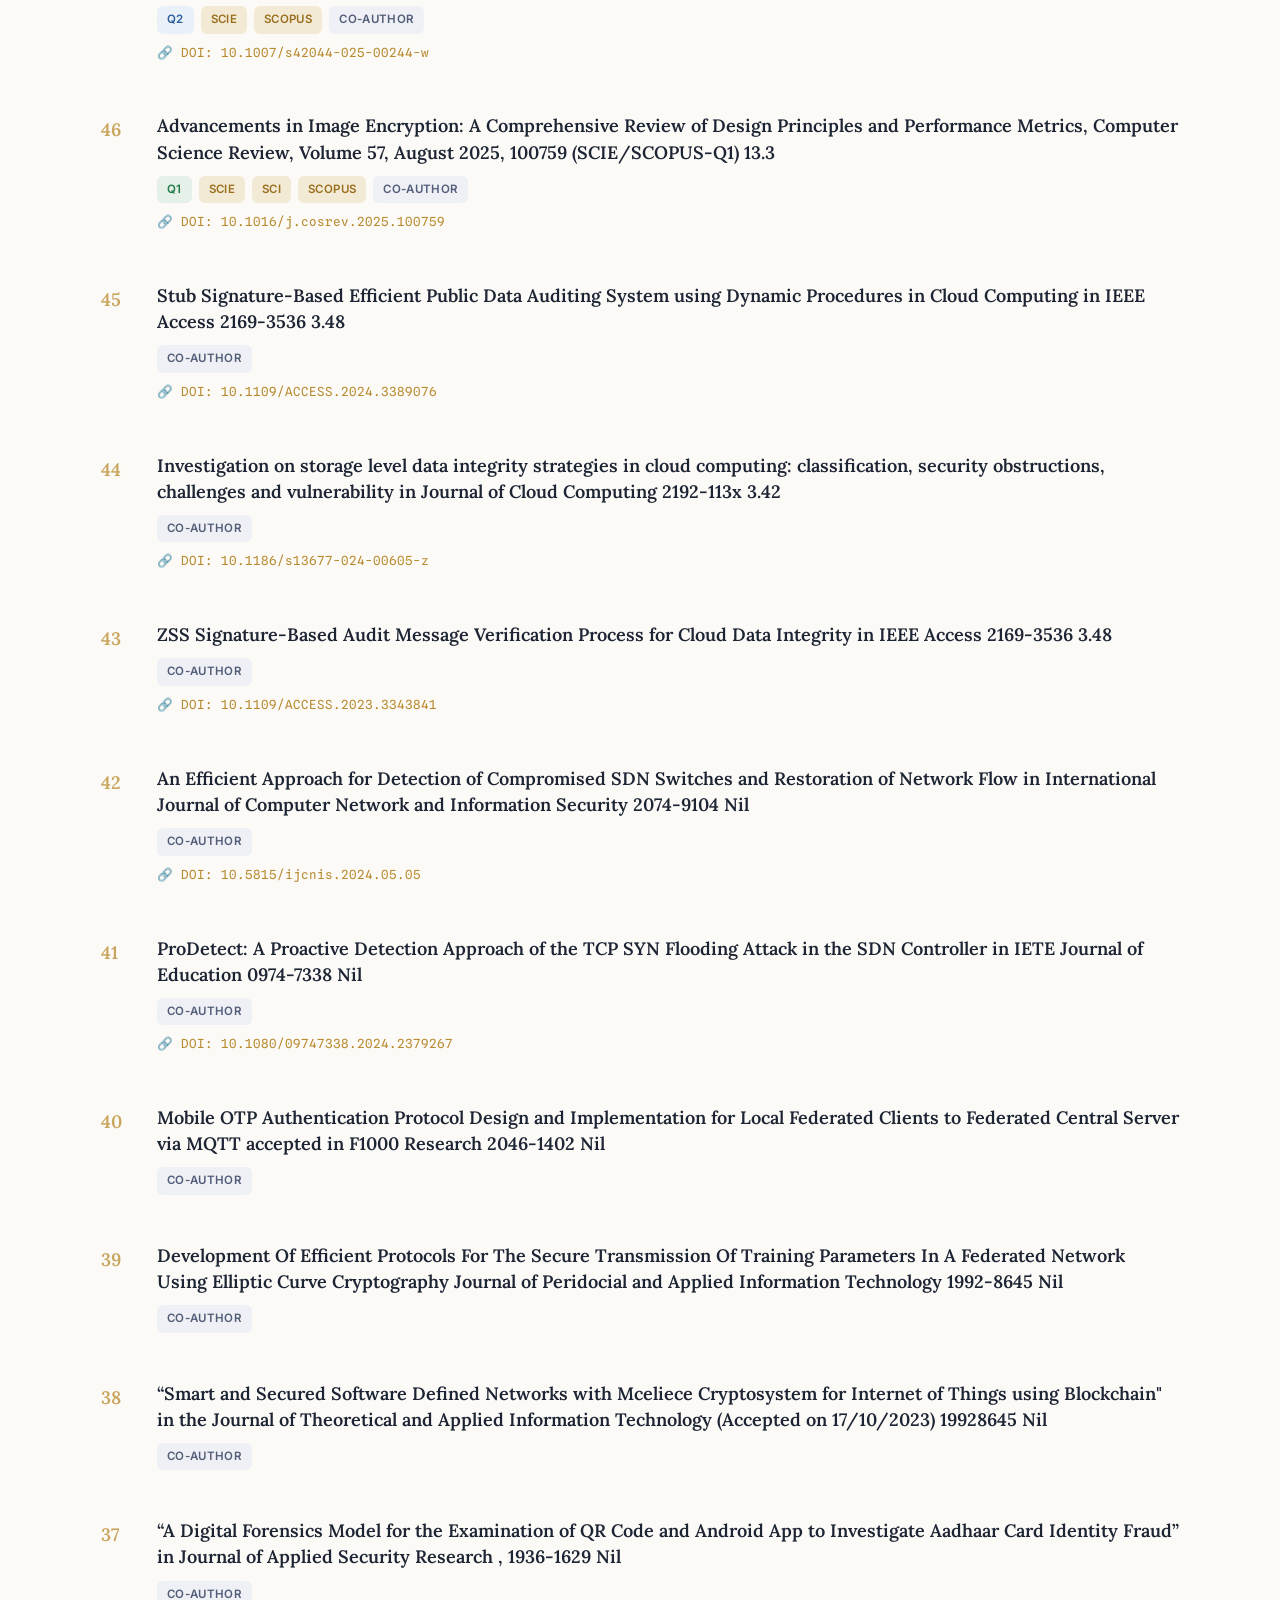
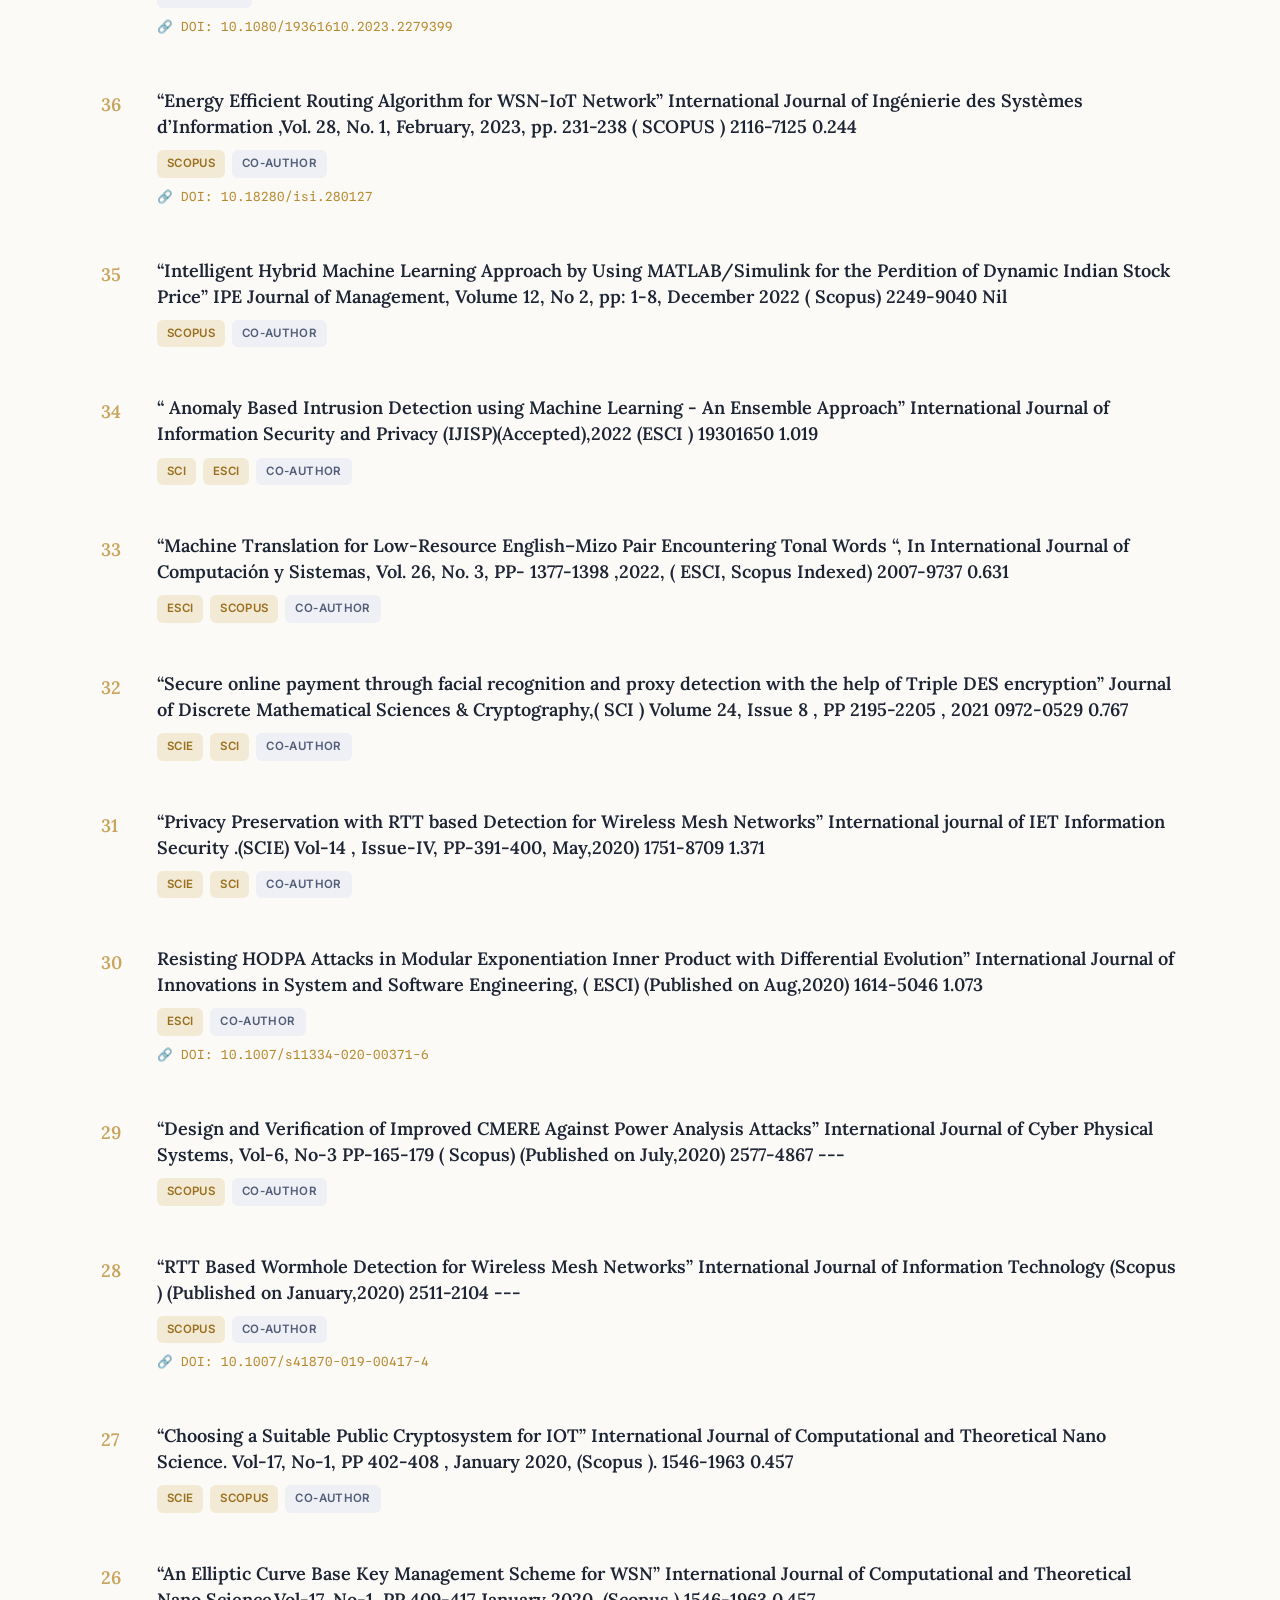
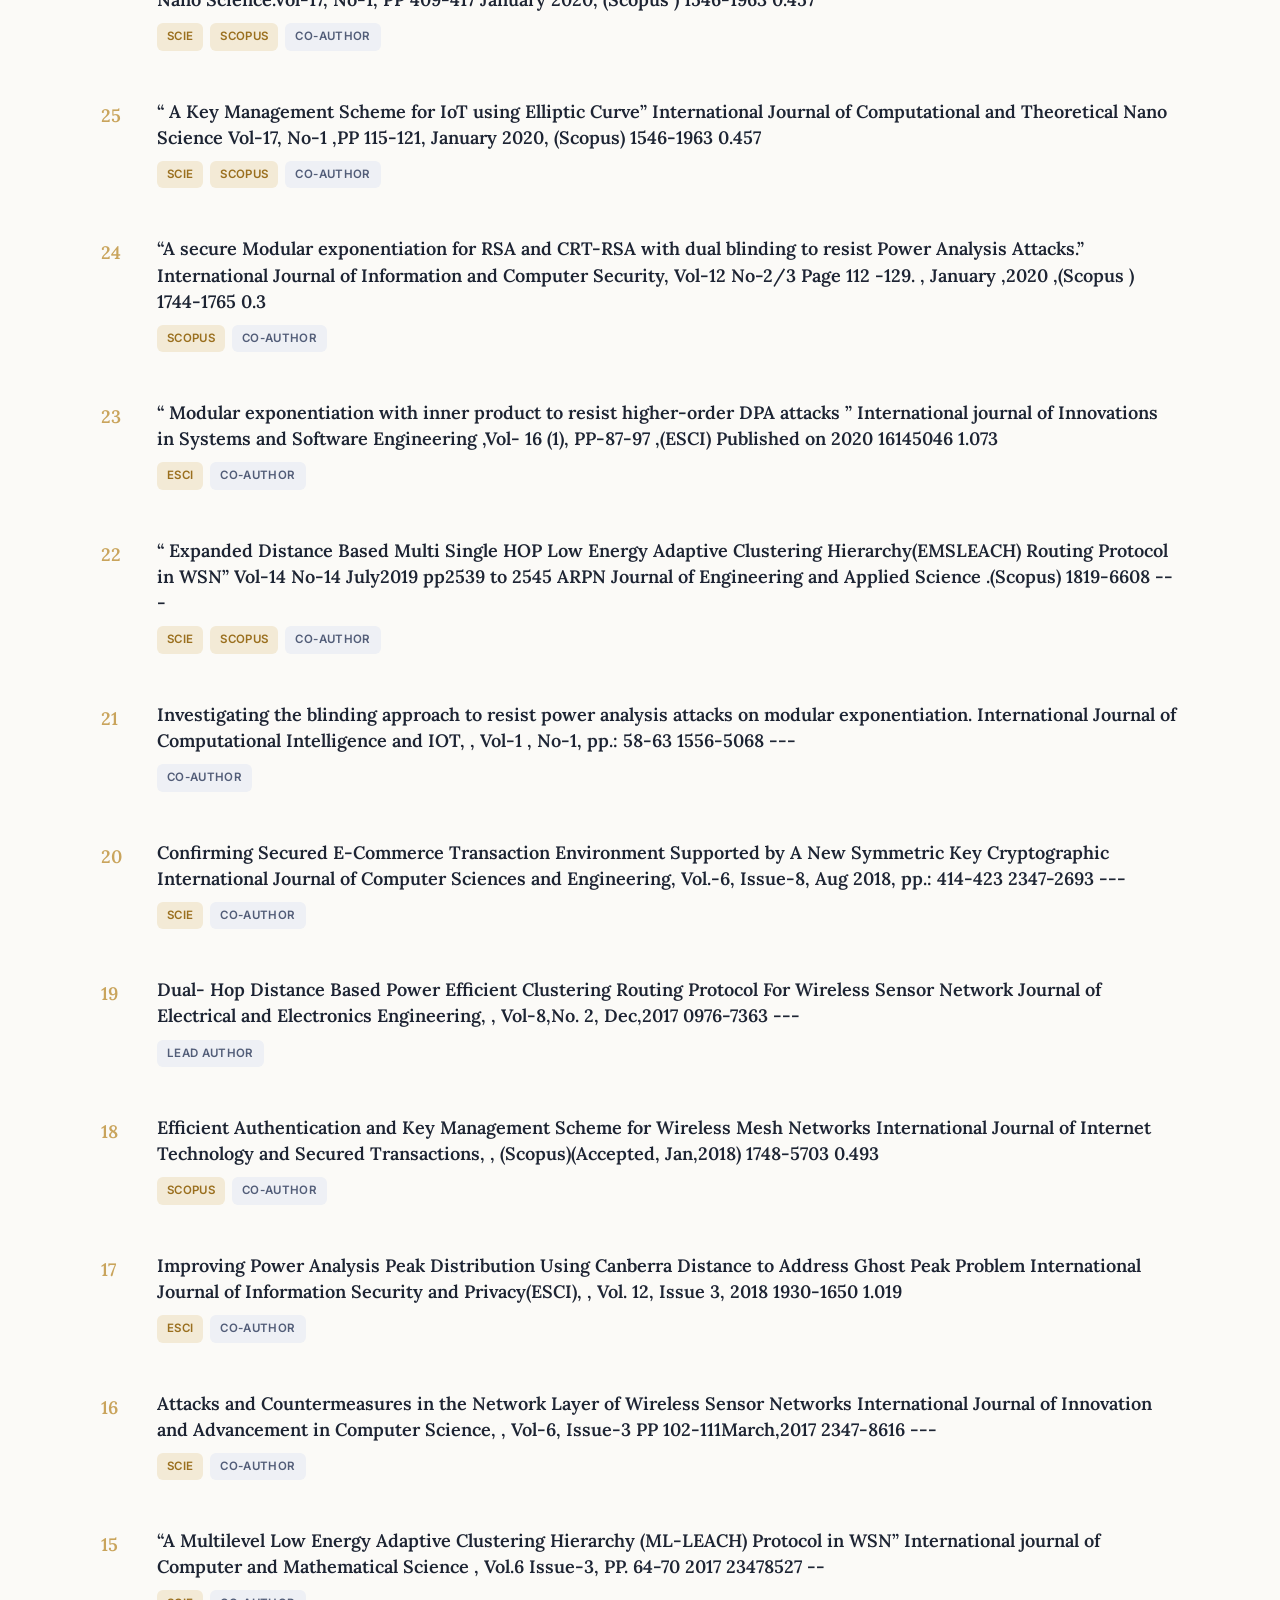
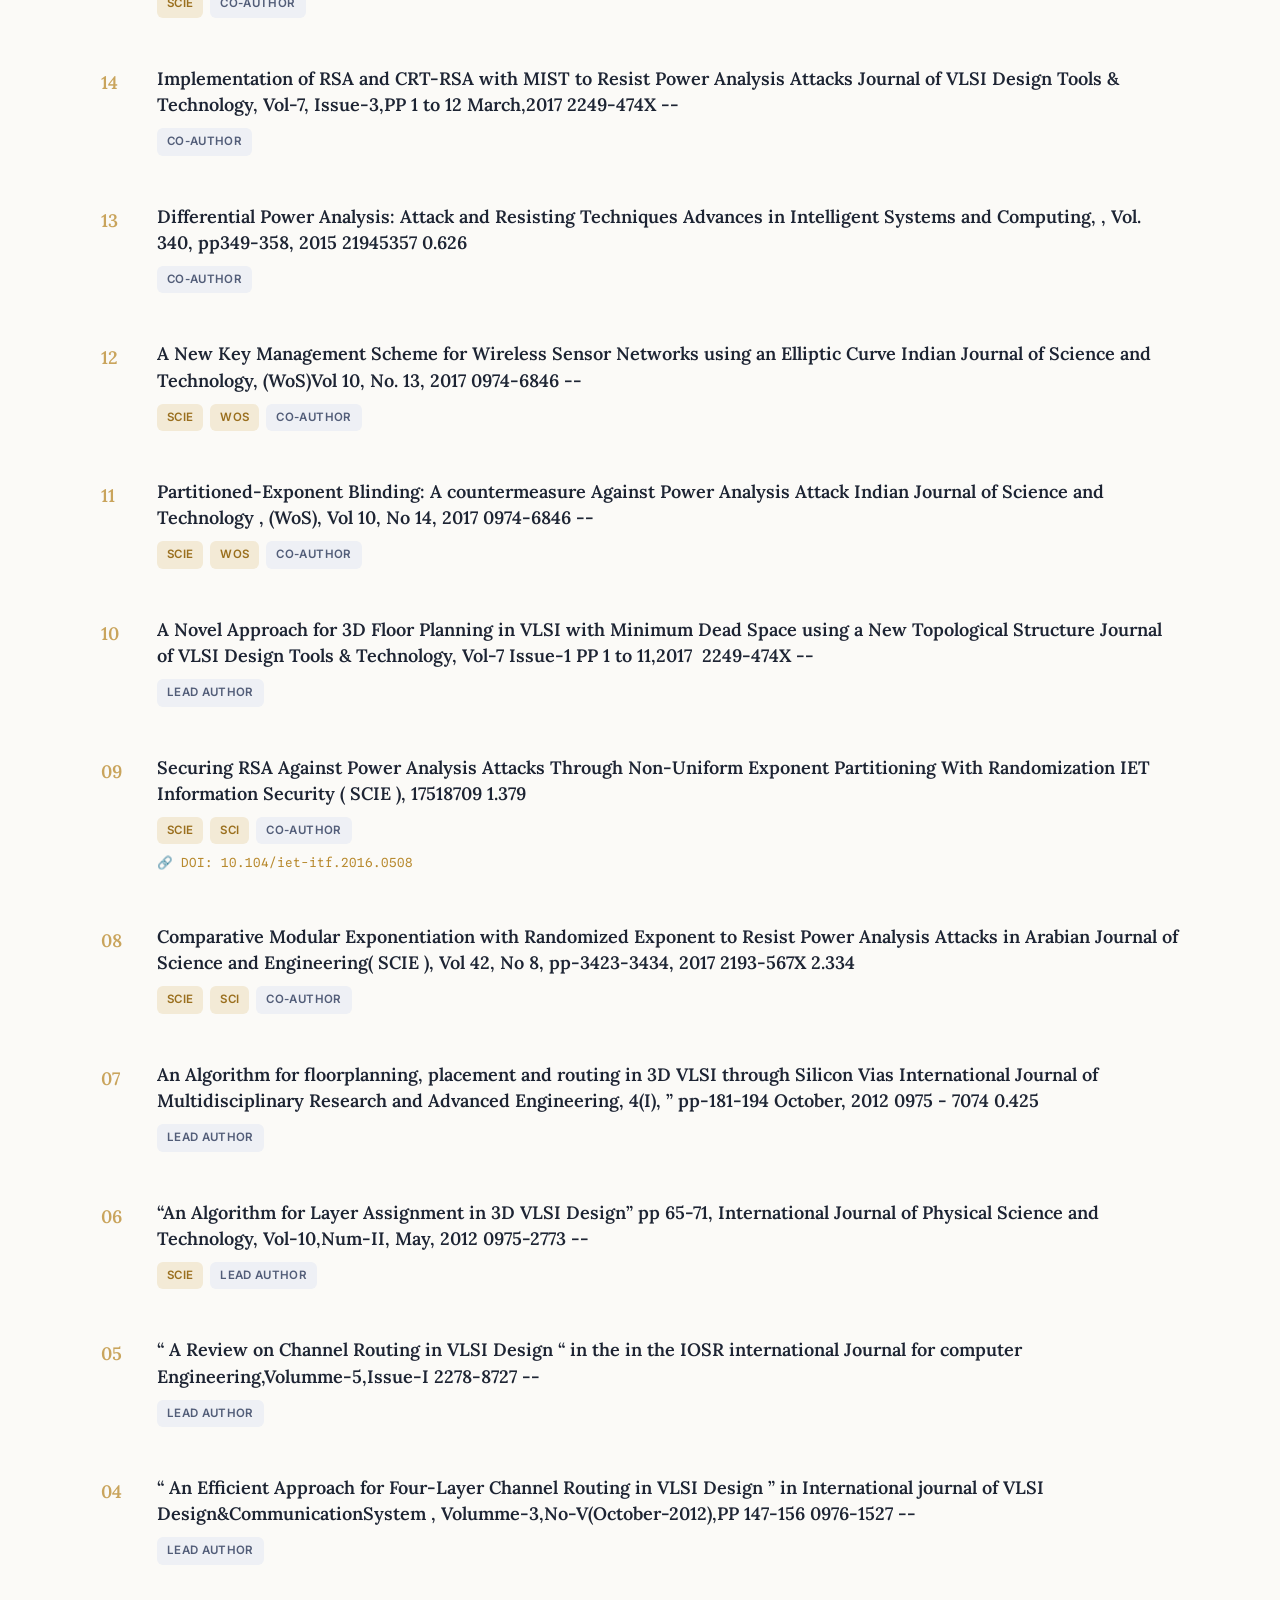
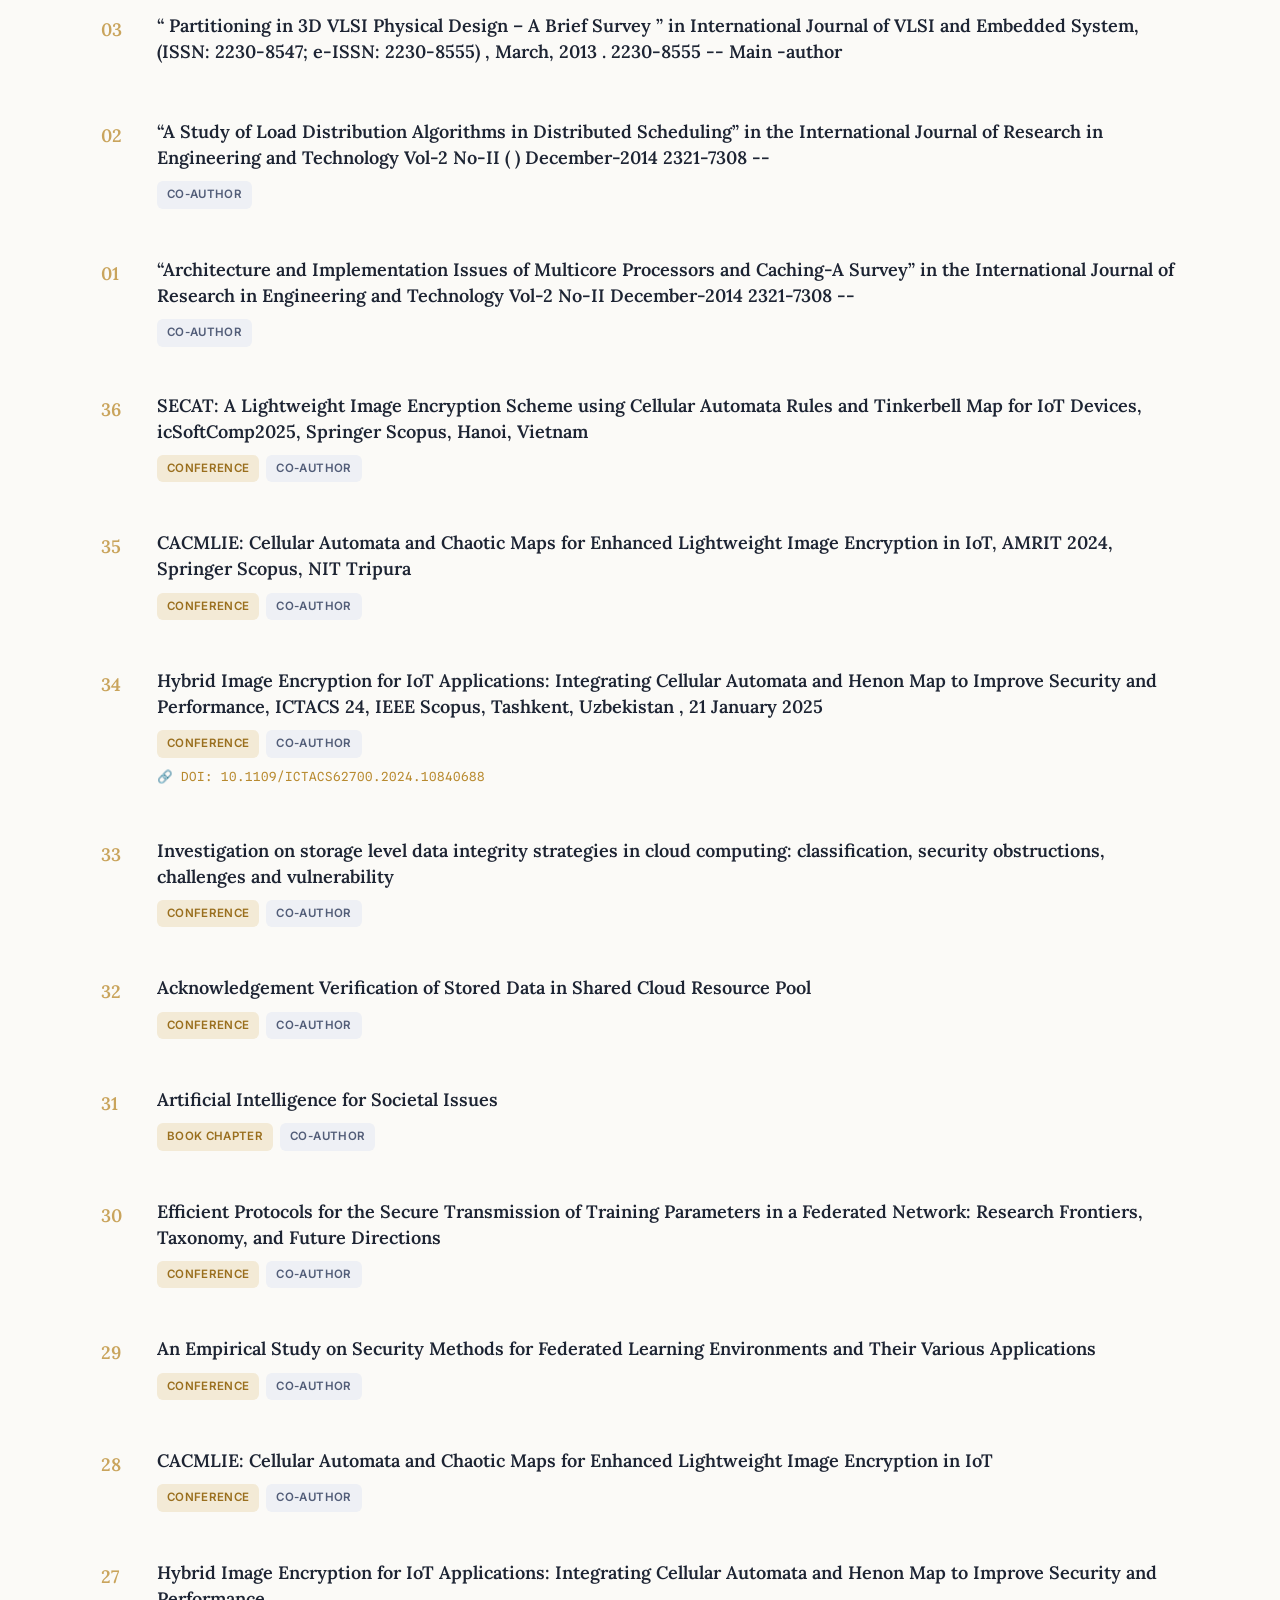
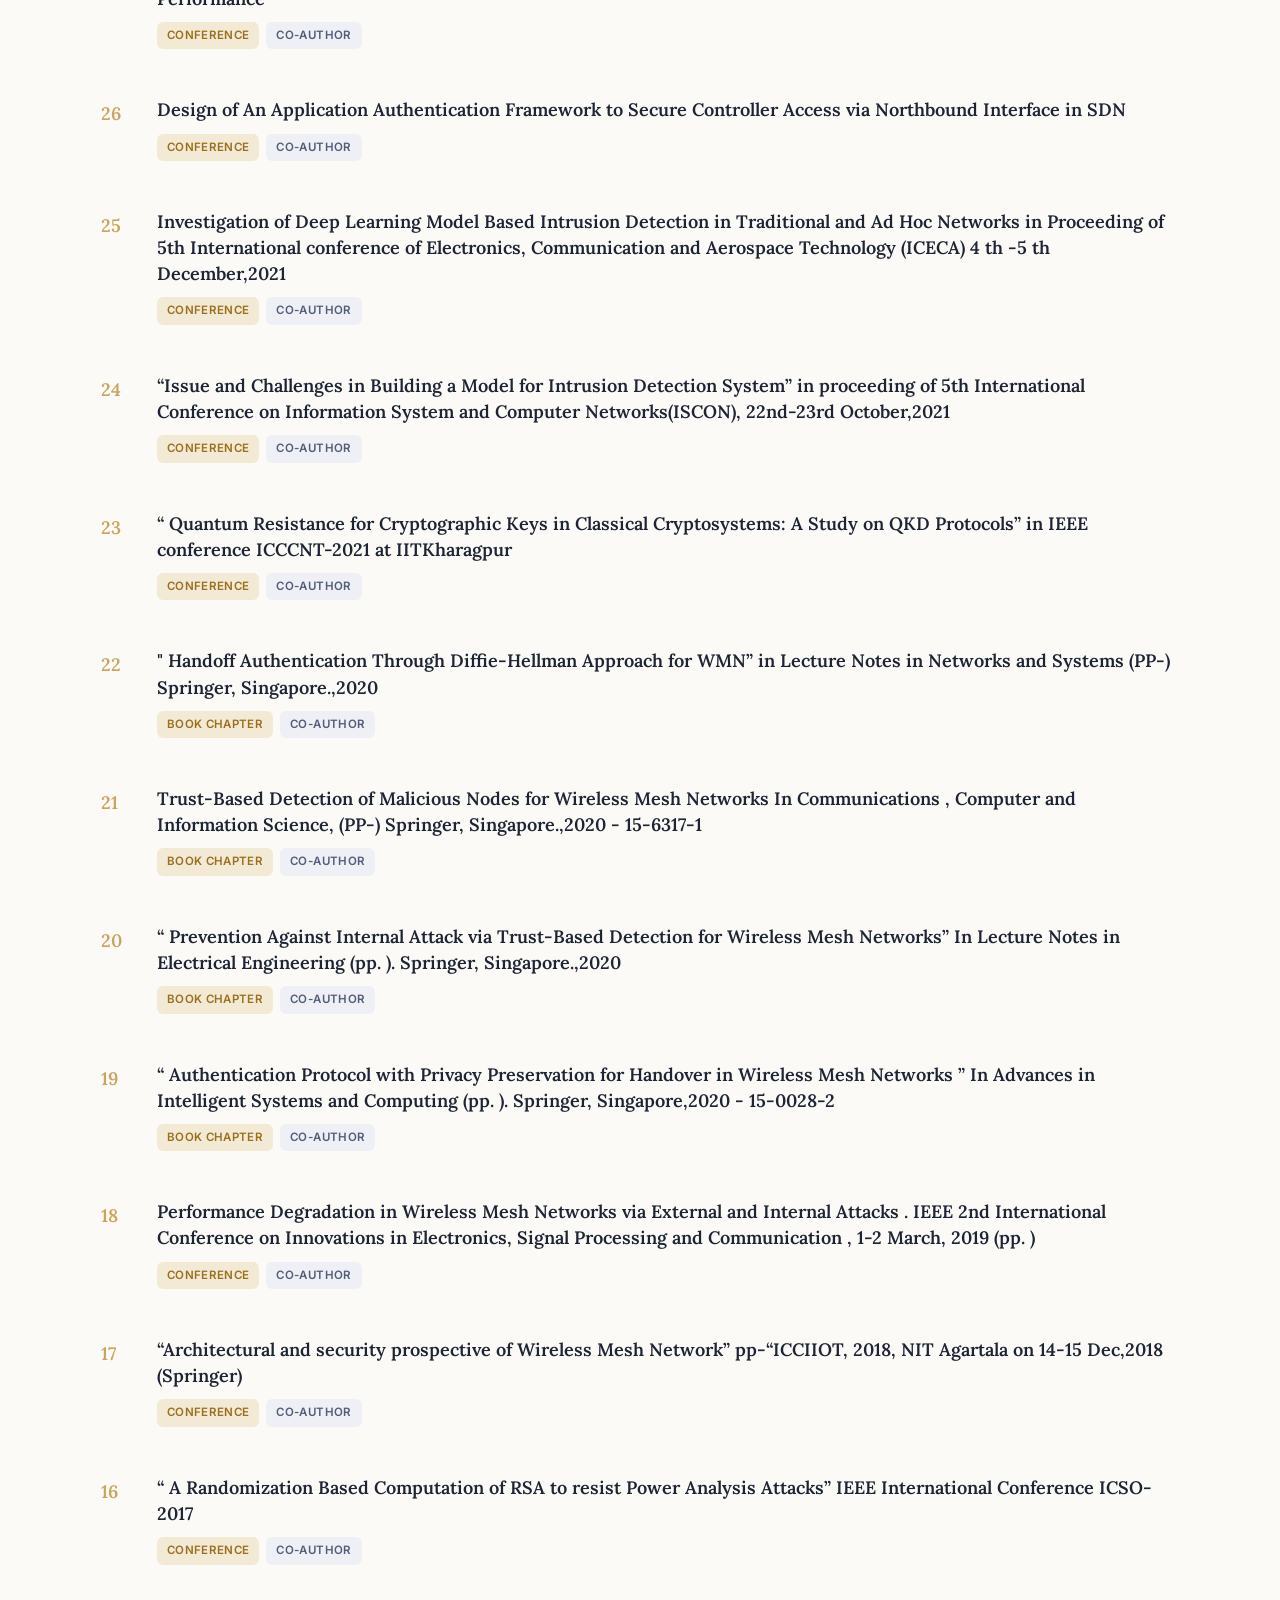
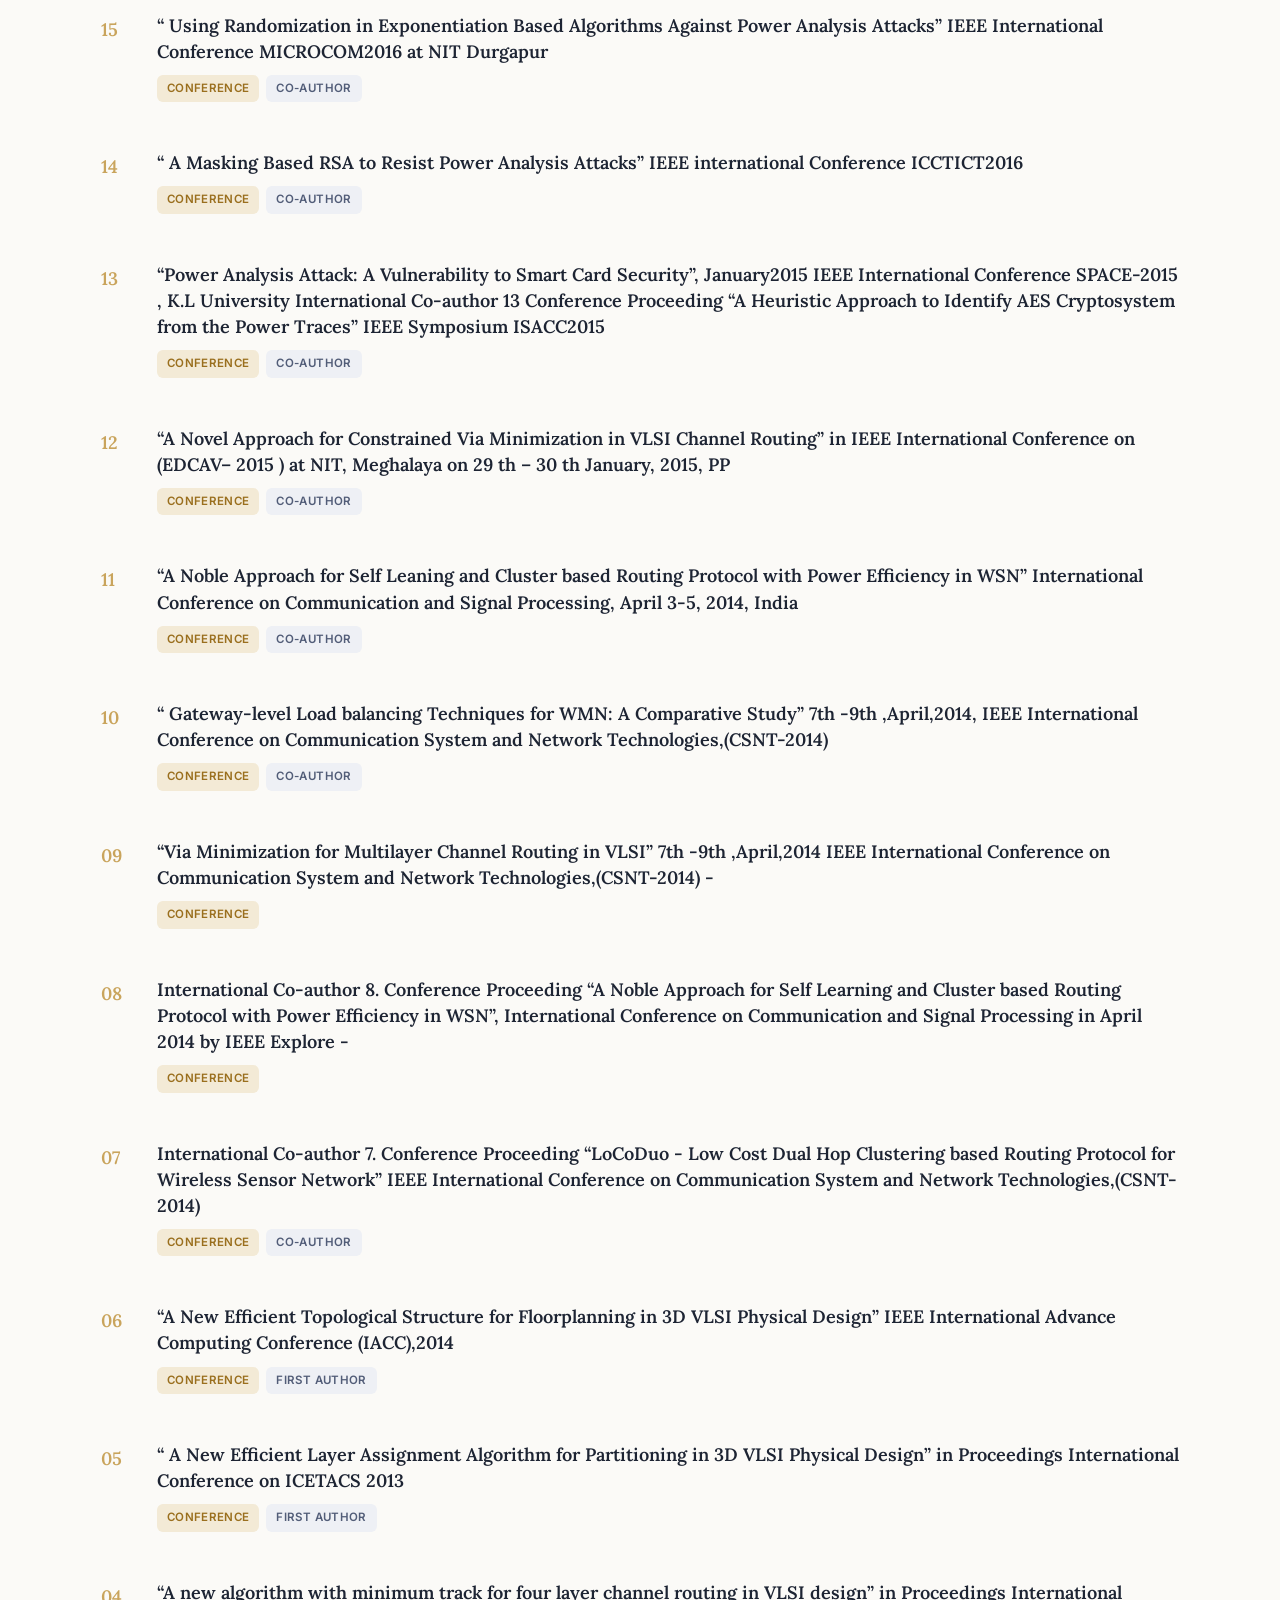
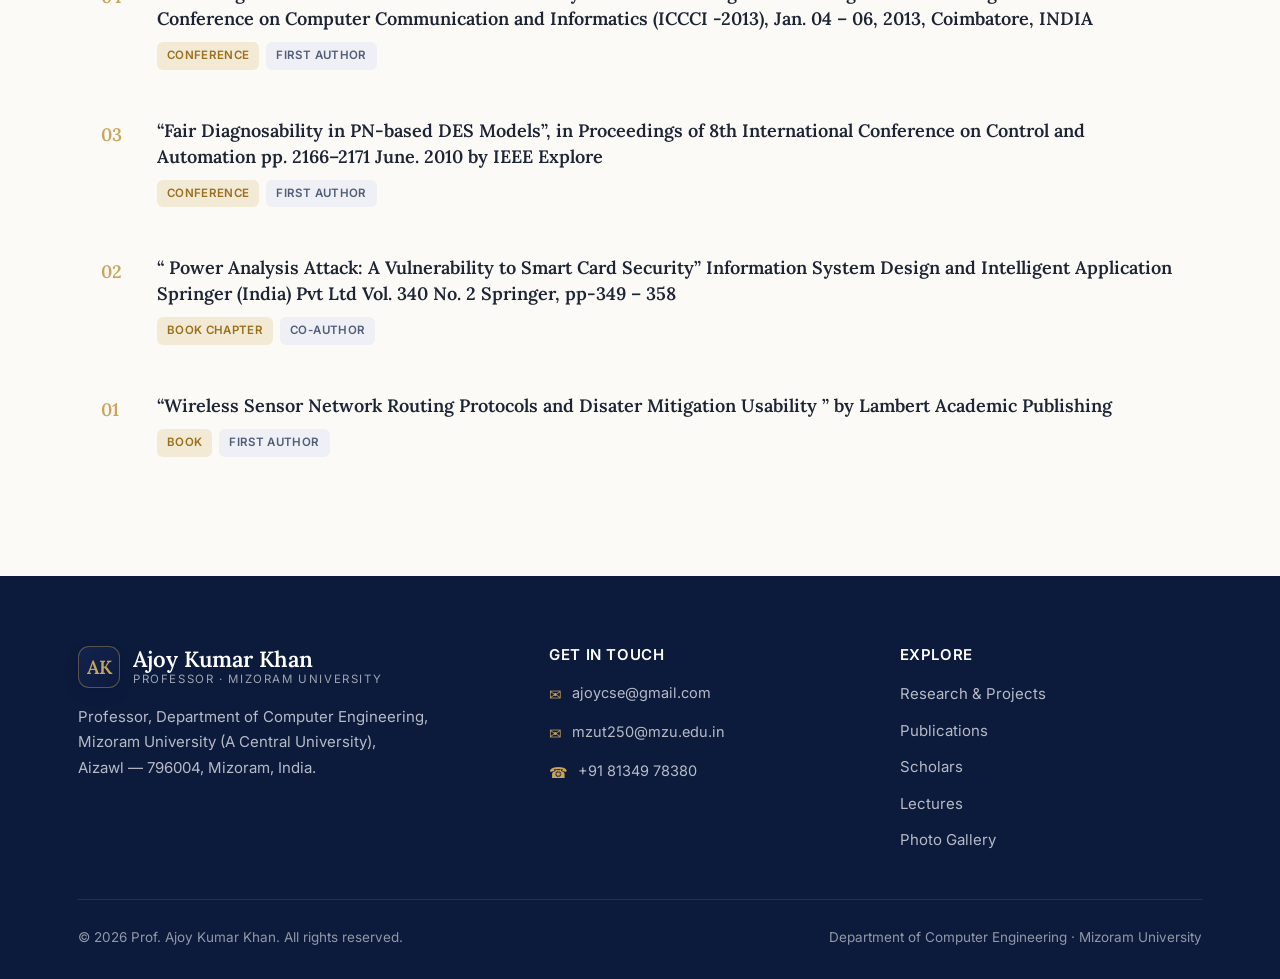
<file: publications.html>
<!DOCTYPE html>
<html lang="en">
<head>
<meta charset="UTF-8">
<meta name="viewport" content="width=device-width, initial-scale=1.0">
<title>Publications — Prof. Ajoy Kumar Khan</title>
<meta name="description" content="Complete list of journal articles, conference proceedings and book chapters by Prof. Ajoy Kumar Khan in cryptography, cyber security and information security.">
<link rel="preconnect" href="https://fonts.googleapis.com">
<link rel="preconnect" href="https://fonts.gstatic.com" crossorigin>
<link href="https://fonts.googleapis.com/css2?family=Lora:ital,wght@0,500;0,600;0,700;1,500;1,600&family=Inter:wght@400;500;600;700&family=Spline+Sans+Mono:wght@400;500;600&display=swap" rel="stylesheet">
<link rel="stylesheet" href="assets/css/style.css">
</head>
<body>
<nav class="nav transparent">
  <div class="wrap nav__inner">
    <a href="index.html" class="brand">
      <span class="brand__mark">AK</span>
      <span class="brand__txt"><span class="brand__name">Ajoy Kumar Khan</span>
      <span class="brand__sub">Professor &middot; Mizoram University</span></span>
    </a>
    <div class="nav__links" id="navLinks">
      <a href="index.html" data-page="index.html">Home</a>
      <a href="research.html" data-page="research.html">Research</a>
      <a href="publications.html" data-page="publications.html">Publications</a>
      <a href="scholars.html" data-page="scholars.html">Scholars</a>
      <a href="lectures.html" data-page="lectures.html">Lectures</a>
      <a href="gallery.html" data-page="gallery.html">Gallery</a>
      <a href="index.html#contact" class="btn btn--gold nav__cta">Contact</a>
    </div>
    <button class="nav__toggle" id="navToggle" aria-label="Menu"><span></span><span></span><span></span></button>
  </div>
</nav>
<header class="pagehead">
  <div class="hero__motif"></div>
  <div class="wrap">
    <p class="crumbs"><a href="index.html">Home</a> &nbsp;/&nbsp; Publications</p>
    <h1>Publications</h1>
    <p>A peer-reviewed body of work spanning <strong>88+ contributions</strong> — 52 journal articles and
    36 conference papers &amp; book chapters in cryptography, network and information security.</p>
  </div>
</header>

<section class="section" data-pubroot>
  <div class="wrap">
    <div class="pub-toolbar reveal">
      <div class="pub-search">
        <svg width="18" height="18" viewBox="0 0 24 24" fill="none" stroke="currentColor" stroke-width="2"><circle cx="11" cy="11" r="7"/><path d="M21 21l-4.3-4.3"/></svg>
        <input id="pubSearch" type="text" placeholder="Search by title, journal or keyword…">
      </div>
      <div class="pub-filters">
        <button class="chip active" data-filter="all">All</button>
        <button class="chip" data-filter="recent">2023–2025</button>
        <button class="chip" data-filter="high">SCI / SCIE / Q1</button>
        <button class="chip" data-filter="scopus">Scopus / ESCI</button>
      </div>
    </div>

    <div class="pubtabs reveal" data-d="1">
      <button class="pubtab active" data-target="journals">Journal Articles <span class="n">52</span></button>
      <button class="pubtab" data-target="conf">Conferences &amp; Book Chapters <span class="n">36</span></button>
    </div>

    <div data-panel="journals">
      <div class="pub-list">
        <div class="pub-item" data-tags="recent  all">
          <div class="pnum">52</div>
          <div><p class="ptitle">SRDCP: A Secure and Resilient Distributed Control Plane Architecture for Large Scale SDN Deployments. Journal of Cyber Security Technology, 1–23</p>
          <div class="pub-badges"><span class="badge role">Co-author</span></div>
          <a class="pub-doi" href="https://doi.org/10.1080/23742917.2025.2540723" target="_blank" rel="noopener">&#128279; DOI: 10.1080/23742917.2025.2540723</a></div></div>
<div class="pub-item" data-tags="recent  all">
          <div class="pnum">51</div>
          <div><p class="ptitle">An analytical review of security issues in centralized and distributed SDN environments. Information Security Journal: A Global Perspective, 1–34</p>
          <div class="pub-badges"><span class="badge role">Co-author</span></div>
          <a class="pub-doi" href="https://doi.org/10.1080/19393555.2025.2550762" target="_blank" rel="noopener">&#128279; DOI: 10.1080/19393555.2025.2550762</a></div></div>
<div class="pub-item" data-tags="scopus recent q2 sci all">
          <div class="pnum">50</div>
          <div><p class="ptitle">CAChaIoT: Hybrid Lightweight Image Encryption for IoT Using Cellular Automata and Chaotic Maps, Franklin Open, Volume 12, September 2025, 100361 ( SCOPUS-Q2)</p>
          <div class="pub-badges"><span class="badge q2">Q2</span><span class="badge sci">Scopus</span><span class="badge role">Co-author</span></div>
          <a class="pub-doi" href="https://doi.org/10.1016/j.fraope.2025.100361" target="_blank" rel="noopener">&#128279; DOI: 10.1016/j.fraope.2025.100361</a></div></div>
<div class="pub-item" data-tags="high scopus recent q1 sci all">
          <div class="pnum">49</div>
          <div><p class="ptitle">IELTSoC: Enhanced Image Encryption Using Combined Logistic and Tinkerbell Maps with Second Order Cellular Automata for Internet of Things, Discover Internet of Things, Volume 5, article number 78, (2025) ( SCOPUS-Q1)</p>
          <div class="pub-badges"><span class="badge q1">Q1</span><span class="badge sci">Scopus</span><span class="badge role">Co-author</span></div>
          <a class="pub-doi" href="https://doi.org/10.1007/s43926-025-00178-6" target="_blank" rel="noopener">&#128279; DOI: 10.1007/s43926-025-00178-6</a></div></div>
<div class="pub-item" data-tags="high scopus recent q1 sci sci all">
          <div class="pnum">48</div>
          <div><p class="ptitle">Hybrid Chaotic and Cellular Automata-Based Image Encryption for IoT and Resource Constrained Devices, Journal of Computer Virology and Hacking Techniques, Volume 21, article number 15, (2025) ( ESCI/SCOPUS-Q1)</p>
          <div class="pub-badges"><span class="badge q1">Q1</span><span class="badge sci">ESCI</span><span class="badge sci">Scopus</span><span class="badge role">Co-author</span></div>
          <a class="pub-doi" href="https://doi.org/10.1007/s11416-025-00559-z" target="_blank" rel="noopener">&#128279; DOI: 10.1007/s11416-025-00559-z</a></div></div>
<div class="pub-item" data-tags="high scopus recent q2 sci sci all">
          <div class="pnum">47</div>
          <div><p class="ptitle">SLCA-Cipher: Secure and Lightweight Cellular Automata Cipher for Resource-Constrained Devices, Iran Journal of Computer Science, Volume 8, pages 773–790, (2025) (SCOPUS-Q2)</p>
          <div class="pub-badges"><span class="badge q2">Q2</span><span class="badge sci">SCIE</span><span class="badge sci">Scopus</span><span class="badge role">Co-author</span></div>
          <a class="pub-doi" href="https://doi.org/10.1007/s42044-025-00244-w" target="_blank" rel="noopener">&#128279; DOI: 10.1007/s42044-025-00244-w</a></div></div>
<div class="pub-item" data-tags="high scopus recent q1 sci sci sci all">
          <div class="pnum">46</div>
          <div><p class="ptitle">Advancements in Image Encryption: A Comprehensive Review of Design Principles and Performance Metrics, Computer Science Review, Volume 57, August 2025, 100759 (SCIE/SCOPUS-Q1) 13.3</p>
          <div class="pub-badges"><span class="badge q1">Q1</span><span class="badge sci">SCIE</span><span class="badge sci">SCI</span><span class="badge sci">Scopus</span><span class="badge role">Co-author</span></div>
          <a class="pub-doi" href="https://doi.org/10.1016/j.cosrev.2025.100759" target="_blank" rel="noopener">&#128279; DOI: 10.1016/j.cosrev.2025.100759</a></div></div>
<div class="pub-item" data-tags="recent  all">
          <div class="pnum">45</div>
          <div><p class="ptitle">Stub Signature-Based Efficient Public Data Auditing System using Dynamic Procedures in Cloud Computing in IEEE Access 2169-3536 3.48</p>
          <div class="pub-badges"><span class="badge role">Co-author</span></div>
          <a class="pub-doi" href="https://doi.org/10.1109/ACCESS.2024.3389076" target="_blank" rel="noopener">&#128279; DOI: 10.1109/ACCESS.2024.3389076</a></div></div>
<div class="pub-item" data-tags="  all">
          <div class="pnum">44</div>
          <div><p class="ptitle">Investigation on storage level data integrity strategies in cloud computing: classification, security obstructions, challenges and vulnerability in Journal of Cloud Computing 2192-113x 3.42</p>
          <div class="pub-badges"><span class="badge role">Co-author</span></div>
          <a class="pub-doi" href="https://doi.org/10.1186/s13677-024-00605-z" target="_blank" rel="noopener">&#128279; DOI: 10.1186/s13677-024-00605-z</a></div></div>
<div class="pub-item" data-tags="recent  all">
          <div class="pnum">43</div>
          <div><p class="ptitle">ZSS Signature-Based Audit Message Verification Process for Cloud Data Integrity in IEEE Access 2169-3536 3.48</p>
          <div class="pub-badges"><span class="badge role">Co-author</span></div>
          <a class="pub-doi" href="https://doi.org/10.1109/ACCESS.2023.3343841" target="_blank" rel="noopener">&#128279; DOI: 10.1109/ACCESS.2023.3343841</a></div></div>
<div class="pub-item" data-tags="recent  all">
          <div class="pnum">42</div>
          <div><p class="ptitle">An Efficient Approach for Detection of Compromised SDN Switches and Restoration of Network Flow in International Journal of Computer Network and Information Security 2074-9104 Nil</p>
          <div class="pub-badges"><span class="badge role">Co-author</span></div>
          <a class="pub-doi" href="https://doi.org/10.5815/ijcnis.2024.05.05" target="_blank" rel="noopener">&#128279; DOI: 10.5815/ijcnis.2024.05.05</a></div></div>
<div class="pub-item" data-tags="recent  all">
          <div class="pnum">41</div>
          <div><p class="ptitle">ProDetect: A Proactive Detection Approach of the TCP SYN Flooding Attack in the SDN Controller in IETE Journal of Education 0974-7338 Nil</p>
          <div class="pub-badges"><span class="badge role">Co-author</span></div>
          <a class="pub-doi" href="https://doi.org/10.1080/09747338.2024.2379267" target="_blank" rel="noopener">&#128279; DOI: 10.1080/09747338.2024.2379267</a></div></div>
<div class="pub-item" data-tags="  all">
          <div class="pnum">40</div>
          <div><p class="ptitle">Mobile OTP Authentication Protocol Design and Implementation for Local Federated Clients to Federated Central Server via MQTT accepted in F1000 Research 2046-1402 Nil</p>
          <div class="pub-badges"><span class="badge role">Co-author</span></div>
          </div></div>
<div class="pub-item" data-tags="  all">
          <div class="pnum">39</div>
          <div><p class="ptitle">Development Of Efficient Protocols For The Secure Transmission Of Training Parameters In A Federated Network Using Elliptic Curve Cryptography Journal of Peridocial and Applied Information Technology 1992-8645 Nil</p>
          <div class="pub-badges"><span class="badge role">Co-author</span></div>
          </div></div>
<div class="pub-item" data-tags="recent  all">
          <div class="pnum">38</div>
          <div><p class="ptitle">“Smart and Secured Software Defined Networks with Mceliece Cryptosystem for Internet of Things using Blockchain&quot; in the Journal of Theoretical and Applied Information Technology (Accepted on 17/10/2023) 19928645 Nil</p>
          <div class="pub-badges"><span class="badge role">Co-author</span></div>
          </div></div>
<div class="pub-item" data-tags="recent  all">
          <div class="pnum">37</div>
          <div><p class="ptitle">“A Digital Forensics Model for the Examination of QR Code and Android App to Investigate Aadhaar Card Identity Fraud” in Journal of Applied Security Research , 1936-1629 Nil</p>
          <div class="pub-badges"><span class="badge role">Co-author</span></div>
          <a class="pub-doi" href="https://doi.org/10.1080/19361610.2023.2279399" target="_blank" rel="noopener">&#128279; DOI: 10.1080/19361610.2023.2279399</a></div></div>
<div class="pub-item" data-tags="scopus recent sci all">
          <div class="pnum">36</div>
          <div><p class="ptitle">“Energy Efficient Routing Algorithm for WSN-IoT Network” International Journal of Ingénierie des Systèmes d’Information ,Vol. 28, No. 1, February, 2023, pp. 231-238 ( SCOPUS ) 2116-7125 0.244</p>
          <div class="pub-badges"><span class="badge sci">Scopus</span><span class="badge role">Co-author</span></div>
          <a class="pub-doi" href="https://doi.org/10.18280/isi.280127" target="_blank" rel="noopener">&#128279; DOI: 10.18280/isi.280127</a></div></div>
<div class="pub-item" data-tags="scopus sci all">
          <div class="pnum">35</div>
          <div><p class="ptitle">“Intelligent Hybrid Machine Learning Approach by Using MATLAB/Simulink for the Perdition of Dynamic Indian Stock Price” IPE Journal of Management, Volume 12, No 2, pp: 1-8, December 2022 ( Scopus) 2249-9040 Nil</p>
          <div class="pub-badges"><span class="badge sci">Scopus</span><span class="badge role">Co-author</span></div>
          </div></div>
<div class="pub-item" data-tags="high scopus sci sci all">
          <div class="pnum">34</div>
          <div><p class="ptitle">“ Anomaly Based Intrusion Detection using Machine Learning - An Ensemble Approach” International Journal of Information Security and Privacy (IJISP)(Accepted),2022 (ESCI ) 19301650 1.019</p>
          <div class="pub-badges"><span class="badge sci">SCI</span><span class="badge sci">ESCI</span><span class="badge role">Co-author</span></div>
          </div></div>
<div class="pub-item" data-tags="scopus sci sci all">
          <div class="pnum">33</div>
          <div><p class="ptitle">“Machine Translation for Low-Resource English–Mizo Pair Encountering Tonal Words “, In International Journal of Computación y Sistemas, Vol. 26, No. 3, PP- 1377-1398 ,2022, ( ESCI, Scopus Indexed) 2007-9737 0.631</p>
          <div class="pub-badges"><span class="badge sci">ESCI</span><span class="badge sci">Scopus</span><span class="badge role">Co-author</span></div>
          </div></div>
<div class="pub-item" data-tags="high sci sci all">
          <div class="pnum">32</div>
          <div><p class="ptitle">“Secure online payment through facial recognition and proxy detection with the help of Triple DES encryption” Journal of Discrete Mathematical Sciences &amp; Cryptography,( SCI ) Volume 24, Issue 8 , PP 2195-2205 , 2021 0972-0529 0.767</p>
          <div class="pub-badges"><span class="badge sci">SCIE</span><span class="badge sci">SCI</span><span class="badge role">Co-author</span></div>
          </div></div>
<div class="pub-item" data-tags="high sci sci all">
          <div class="pnum">31</div>
          <div><p class="ptitle">“Privacy Preservation with RTT based Detection for Wireless Mesh Networks” International journal of IET Information Security .(SCIE) Vol-14 , Issue-IV, PP-391-400, May,2020) 1751-8709 1.371</p>
          <div class="pub-badges"><span class="badge sci">SCIE</span><span class="badge sci">SCI</span><span class="badge role">Co-author</span></div>
          </div></div>
<div class="pub-item" data-tags="scopus sci all">
          <div class="pnum">30</div>
          <div><p class="ptitle">Resisting HODPA Attacks in Modular Exponentiation Inner Product with Differential Evolution” International Journal of Innovations in System and Software Engineering, ( ESCI) (Published on Aug,2020) 1614-5046 1.073</p>
          <div class="pub-badges"><span class="badge sci">ESCI</span><span class="badge role">Co-author</span></div>
          <a class="pub-doi" href="https://doi.org/10.1007/s11334-020-00371-6" target="_blank" rel="noopener">&#128279; DOI: 10.1007/s11334-020-00371-6</a></div></div>
<div class="pub-item" data-tags="scopus sci all">
          <div class="pnum">29</div>
          <div><p class="ptitle">“Design and Verification of Improved CMERE Against Power Analysis Attacks” International Journal of Cyber Physical Systems, Vol-6, No-3 PP-165-179 ( Scopus) (Published on July,2020) 2577-4867 ---</p>
          <div class="pub-badges"><span class="badge sci">Scopus</span><span class="badge role">Co-author</span></div>
          </div></div>
<div class="pub-item" data-tags="scopus sci all">
          <div class="pnum">28</div>
          <div><p class="ptitle">“RTT Based Wormhole Detection for Wireless Mesh Networks” International Journal of Information Technology (Scopus ) (Published on January,2020) 2511-2104 ---</p>
          <div class="pub-badges"><span class="badge sci">Scopus</span><span class="badge role">Co-author</span></div>
          <a class="pub-doi" href="https://doi.org/10.1007/s41870-019-00417-4" target="_blank" rel="noopener">&#128279; DOI: 10.1007/s41870-019-00417-4</a></div></div>
<div class="pub-item" data-tags="high scopus sci sci all">
          <div class="pnum">27</div>
          <div><p class="ptitle">“Choosing a Suitable Public Cryptosystem for IOT” International Journal of Computational and Theoretical Nano Science. Vol-17, No-1, PP 402-408 , January 2020, (Scopus ). 1546-1963 0.457</p>
          <div class="pub-badges"><span class="badge sci">SCIE</span><span class="badge sci">Scopus</span><span class="badge role">Co-author</span></div>
          </div></div>
<div class="pub-item" data-tags="high scopus sci sci all">
          <div class="pnum">26</div>
          <div><p class="ptitle">“An Elliptic Curve Base Key Management Scheme for WSN” International Journal of Computational and Theoretical Nano Science.Vol-17, No-1, PP 409-417 January 2020, (Scopus ) 1546-1963 0.457</p>
          <div class="pub-badges"><span class="badge sci">SCIE</span><span class="badge sci">Scopus</span><span class="badge role">Co-author</span></div>
          </div></div>
<div class="pub-item" data-tags="high scopus sci sci all">
          <div class="pnum">25</div>
          <div><p class="ptitle">“ A Key Management Scheme for IoT using Elliptic Curve” International Journal of Computational and Theoretical Nano Science Vol-17, No-1 ,PP 115-121, January 2020, (Scopus) 1546-1963 0.457</p>
          <div class="pub-badges"><span class="badge sci">SCIE</span><span class="badge sci">Scopus</span><span class="badge role">Co-author</span></div>
          </div></div>
<div class="pub-item" data-tags="scopus sci all">
          <div class="pnum">24</div>
          <div><p class="ptitle">“A secure Modular exponentiation for RSA and CRT-RSA with dual blinding to resist Power Analysis Attacks.” International Journal of Information and Computer Security, Vol-12 No-2/3 Page 112 -129. , January ,2020 ,(Scopus ) 1744-1765 0.3</p>
          <div class="pub-badges"><span class="badge sci">Scopus</span><span class="badge role">Co-author</span></div>
          </div></div>
<div class="pub-item" data-tags="scopus sci all">
          <div class="pnum">23</div>
          <div><p class="ptitle">“ Modular exponentiation with inner product to resist higher-order DPA attacks ” International journal of Innovations in Systems and Software Engineering ,Vol- 16 (1), PP-87-97 ,(ESCI) Published on 2020 16145046 1.073</p>
          <div class="pub-badges"><span class="badge sci">ESCI</span><span class="badge role">Co-author</span></div>
          </div></div>
<div class="pub-item" data-tags="high scopus sci sci all">
          <div class="pnum">22</div>
          <div><p class="ptitle">“ Expanded Distance Based Multi Single HOP Low Energy Adaptive Clustering Hierarchy(EMSLEACH) Routing Protocol in WSN” Vol-14 No-14 July2019 pp2539 to 2545 ARPN Journal of Engineering and Applied Science .(Scopus) 1819-6608 ---</p>
          <div class="pub-badges"><span class="badge sci">SCIE</span><span class="badge sci">Scopus</span><span class="badge role">Co-author</span></div>
          </div></div>
<div class="pub-item" data-tags="  all">
          <div class="pnum">21</div>
          <div><p class="ptitle">Investigating the blinding approach to resist power analysis attacks on modular exponentiation. International Journal of Computational Intelligence and IOT, , Vol-1 , No-1, pp.: 58-63 1556-5068 ---</p>
          <div class="pub-badges"><span class="badge role">Co-author</span></div>
          </div></div>
<div class="pub-item" data-tags="high sci all">
          <div class="pnum">20</div>
          <div><p class="ptitle">Confirming Secured E-Commerce Transaction Environment Supported by A New Symmetric Key Cryptographic International Journal of Computer Sciences and Engineering, Vol.-6, Issue-8, Aug 2018, pp.: 414-423 2347-2693 ---</p>
          <div class="pub-badges"><span class="badge sci">SCIE</span><span class="badge role">Co-author</span></div>
          </div></div>
<div class="pub-item" data-tags="  all">
          <div class="pnum">19</div>
          <div><p class="ptitle">Dual- Hop Distance Based Power Efficient Clustering Routing Protocol For Wireless Sensor Network Journal of Electrical and Electronics Engineering, , Vol-8,No. 2, Dec,2017 0976-7363 ---</p>
          <div class="pub-badges"><span class="badge role">Lead Author</span></div>
          </div></div>
<div class="pub-item" data-tags="scopus sci all">
          <div class="pnum">18</div>
          <div><p class="ptitle">Efficient Authentication and Key Management Scheme for Wireless Mesh Networks International Journal of Internet Technology and Secured Transactions, , (Scopus)(Accepted, Jan,2018) 1748-5703 0.493</p>
          <div class="pub-badges"><span class="badge sci">Scopus</span><span class="badge role">Co-author</span></div>
          </div></div>
<div class="pub-item" data-tags="scopus sci all">
          <div class="pnum">17</div>
          <div><p class="ptitle">Improving Power Analysis Peak Distribution Using Canberra Distance to Address Ghost Peak Problem International Journal of Information Security and Privacy(ESCI), , Vol. 12, Issue 3, 2018 1930-1650 1.019</p>
          <div class="pub-badges"><span class="badge sci">ESCI</span><span class="badge role">Co-author</span></div>
          </div></div>
<div class="pub-item" data-tags="high sci all">
          <div class="pnum">16</div>
          <div><p class="ptitle">Attacks and Countermeasures in the Network Layer of Wireless Sensor Networks International Journal of Innovation and Advancement in Computer Science, , Vol-6, Issue-3 PP 102-111March,2017 2347-8616 ---</p>
          <div class="pub-badges"><span class="badge sci">SCIE</span><span class="badge role">Co-author</span></div>
          </div></div>
<div class="pub-item" data-tags="high sci all">
          <div class="pnum">15</div>
          <div><p class="ptitle">“A Multilevel Low Energy Adaptive Clustering Hierarchy (ML-LEACH) Protocol in WSN” International journal of Computer and Mathematical Science , Vol.6 Issue-3, PP. 64-70 2017 23478527 --</p>
          <div class="pub-badges"><span class="badge sci">SCIE</span><span class="badge role">Co-author</span></div>
          </div></div>
<div class="pub-item" data-tags="  all">
          <div class="pnum">14</div>
          <div><p class="ptitle">Implementation of RSA and CRT-RSA with MIST to Resist Power Analysis Attacks Journal of VLSI Design Tools &amp; Technology, Vol-7, Issue-3,PP 1 to 12 March,2017 2249-474X --</p>
          <div class="pub-badges"><span class="badge role">Co-author</span></div>
          </div></div>
<div class="pub-item" data-tags="  all">
          <div class="pnum">13</div>
          <div><p class="ptitle">Differential Power Analysis: Attack and Resisting Techniques Advances in Intelligent Systems and Computing, , Vol. 340, pp349-358, 2015 21945357 0.626</p>
          <div class="pub-badges"><span class="badge role">Co-author</span></div>
          </div></div>
<div class="pub-item" data-tags="high sci sci all">
          <div class="pnum">12</div>
          <div><p class="ptitle">A New Key Management Scheme for Wireless Sensor Networks using an Elliptic Curve Indian Journal of Science and Technology, (WoS)Vol 10, No. 13, 2017 0974-6846 --</p>
          <div class="pub-badges"><span class="badge sci">SCIE</span><span class="badge sci">WoS</span><span class="badge role">Co-author</span></div>
          </div></div>
<div class="pub-item" data-tags="high sci sci all">
          <div class="pnum">11</div>
          <div><p class="ptitle">Partitioned-Exponent Blinding: A countermeasure Against Power Analysis Attack Indian Journal of Science and Technology , (WoS), Vol 10, No 14, 2017 0974-6846 --</p>
          <div class="pub-badges"><span class="badge sci">SCIE</span><span class="badge sci">WoS</span><span class="badge role">Co-author</span></div>
          </div></div>
<div class="pub-item" data-tags="  all">
          <div class="pnum">10</div>
          <div><p class="ptitle">A Novel Approach for 3D Floor Planning in VLSI with Minimum Dead Space using a New Topological Structure Journal of VLSI Design Tools &amp; Technology, Vol-7 Issue-1 PP 1 to 11,2017 ‎ 2249-474X --</p>
          <div class="pub-badges"><span class="badge role">Lead Author</span></div>
          </div></div>
<div class="pub-item" data-tags="high sci sci all">
          <div class="pnum">09</div>
          <div><p class="ptitle">Securing RSA Against Power Analysis Attacks Through Non-Uniform Exponent Partitioning With Randomization IET Information Security ( SCIE ), 17518709 1.379</p>
          <div class="pub-badges"><span class="badge sci">SCIE</span><span class="badge sci">SCI</span><span class="badge role">Co-author</span></div>
          <a class="pub-doi" href="https://doi.org/10.104/iet-itf.2016.0508" target="_blank" rel="noopener">&#128279; DOI: 10.104/iet-itf.2016.0508</a></div></div>
<div class="pub-item" data-tags="high sci sci all">
          <div class="pnum">08</div>
          <div><p class="ptitle">Comparative Modular Exponentiation with Randomized Exponent to Resist Power Analysis Attacks in Arabian Journal of Science and Engineering( SCIE ), Vol 42, No 8, pp-3423-3434, 2017 2193-567X 2.334</p>
          <div class="pub-badges"><span class="badge sci">SCIE</span><span class="badge sci">SCI</span><span class="badge role">Co-author</span></div>
          </div></div>
<div class="pub-item" data-tags="  all">
          <div class="pnum">07</div>
          <div><p class="ptitle">An Algorithm for floorplanning, placement and routing in 3D VLSI through Silicon Vias International Journal of Multidisciplinary Research and Advanced Engineering, 4(I), ” pp-181-194 October, 2012 0975 - 7074 0.425</p>
          <div class="pub-badges"><span class="badge role">Lead Author</span></div>
          </div></div>
<div class="pub-item" data-tags="high sci all">
          <div class="pnum">06</div>
          <div><p class="ptitle">“An Algorithm for Layer Assignment in 3D VLSI Design” pp 65-71, International Journal of Physical Science and Technology, Vol-10,Num-II, May, 2012 0975-2773 --</p>
          <div class="pub-badges"><span class="badge sci">SCIE</span><span class="badge role">Lead Author</span></div>
          </div></div>
<div class="pub-item" data-tags="  all">
          <div class="pnum">05</div>
          <div><p class="ptitle">“ A Review on Channel Routing in VLSI Design “ in the in the IOSR international Journal for computer Engineering,Volumme-5,Issue-I 2278-8727 --</p>
          <div class="pub-badges"><span class="badge role">Lead Author</span></div>
          </div></div>
<div class="pub-item" data-tags="  all">
          <div class="pnum">04</div>
          <div><p class="ptitle">“ An Efficient Approach for Four-Layer Channel Routing in VLSI Design ” in International journal of VLSI Design&amp;CommunicationSystem , Volumme-3,No-V(October-2012),PP 147-156 0976-1527 --</p>
          <div class="pub-badges"><span class="badge role">Lead Author</span></div>
          </div></div>
<div class="pub-item" data-tags="  all">
          <div class="pnum">03</div>
          <div><p class="ptitle">“ Partitioning in 3D VLSI Physical Design – A Brief Survey ” in International Journal of VLSI and Embedded System, (ISSN: 2230-8547; e-ISSN: 2230-8555) , March, 2013 . 2230-8555 -- Main -author</p>
          
          </div></div>
<div class="pub-item" data-tags="  all">
          <div class="pnum">02</div>
          <div><p class="ptitle">“A Study of Load Distribution Algorithms in Distributed Scheduling” in the International Journal of Research in Engineering and Technology Vol-2 No-II ( ) December-2014 2321-7308 --</p>
          <div class="pub-badges"><span class="badge role">Co-author</span></div>
          </div></div>
<div class="pub-item" data-tags="  all">
          <div class="pnum">01</div>
          <div><p class="ptitle">“Architecture and Implementation Issues of Multicore Processors and Caching-A Survey” in the International Journal of Research in Engineering and Technology Vol-2 No-II December-2014 2321-7308 --</p>
          <div class="pub-badges"><span class="badge role">Co-author</span></div>
          </div></div>
        <div class="pub-empty" style="display:none">No publications match your search.</div>
      </div>
    </div>
    <div data-panel="conf" class="hidden">
      <div class="pub-list">
        <div class="pub-item" data-tags="proceeding all">
          <div class="pnum">36</div>
          <div><p class="ptitle">SECAT: A Lightweight Image Encryption Scheme using Cellular Automata Rules and Tinkerbell Map for IoT Devices, icSoftComp2025, Springer Scopus, Hanoi, Vietnam</p>
          <div class="pub-badges"><span class="badge sci">Conference</span><span class="badge role">Co-author</span></div></div></div>
<div class="pub-item" data-tags="proceeding all">
          <div class="pnum">35</div>
          <div><p class="ptitle">CACMLIE: Cellular Automata and Chaotic Maps for Enhanced Lightweight Image Encryption in IoT, AMRIT 2024, Springer Scopus, NIT Tripura</p>
          <div class="pub-badges"><span class="badge sci">Conference</span><span class="badge role">Co-author</span></div></div></div>
<div class="pub-item" data-tags="proceeding all">
          <div class="pnum">34</div>
          <div><p class="ptitle">Hybrid Image Encryption for IoT Applications: Integrating Cellular Automata and Henon Map to Improve Security and Performance, ICTACS 24, IEEE Scopus, Tashkent, Uzbekistan , 21 January 2025</p>
          <div class="pub-badges"><span class="badge sci">Conference</span><span class="badge role">Co-author</span></div><a class="pub-doi" href="https://doi.org/10.1109/ICTACS62700.2024.10840688" target="_blank" rel="noopener">&#128279; DOI: 10.1109/ICTACS62700.2024.10840688</a></div></div>
<div class="pub-item" data-tags="proceeding all">
          <div class="pnum">33</div>
          <div><p class="ptitle">Investigation on storage level data integrity strategies in cloud computing: classification, security obstructions, challenges and vulnerability</p>
          <div class="pub-badges"><span class="badge sci">Conference</span><span class="badge role">Co-author</span></div></div></div>
<div class="pub-item" data-tags="proceeding all">
          <div class="pnum">32</div>
          <div><p class="ptitle">Acknowledgement Verification of Stored Data in Shared Cloud Resource Pool</p>
          <div class="pub-badges"><span class="badge sci">Conference</span><span class="badge role">Co-author</span></div></div></div>
<div class="pub-item" data-tags="book all">
          <div class="pnum">31</div>
          <div><p class="ptitle">Artificial Intelligence for Societal Issues</p>
          <div class="pub-badges"><span class="badge sci">Book Chapter</span><span class="badge role">Co-author</span></div></div></div>
<div class="pub-item" data-tags="proceeding all">
          <div class="pnum">30</div>
          <div><p class="ptitle">Efficient Protocols for the Secure Transmission of Training Parameters in a Federated Network: Research Frontiers, Taxonomy, and Future Directions</p>
          <div class="pub-badges"><span class="badge sci">Conference</span><span class="badge role">Co-author</span></div></div></div>
<div class="pub-item" data-tags="proceeding all">
          <div class="pnum">29</div>
          <div><p class="ptitle">An Empirical Study on Security Methods for Federated Learning Environments and Their Various Applications</p>
          <div class="pub-badges"><span class="badge sci">Conference</span><span class="badge role">Co-author</span></div></div></div>
<div class="pub-item" data-tags="proceeding all">
          <div class="pnum">28</div>
          <div><p class="ptitle">CACMLIE: Cellular Automata and Chaotic Maps for Enhanced Lightweight Image Encryption in IoT</p>
          <div class="pub-badges"><span class="badge sci">Conference</span><span class="badge role">Co-author</span></div></div></div>
<div class="pub-item" data-tags="proceeding all">
          <div class="pnum">27</div>
          <div><p class="ptitle">Hybrid Image Encryption for IoT Applications: Integrating Cellular Automata and Henon Map to Improve Security and Performance</p>
          <div class="pub-badges"><span class="badge sci">Conference</span><span class="badge role">Co-author</span></div></div></div>
<div class="pub-item" data-tags="proceeding all">
          <div class="pnum">26</div>
          <div><p class="ptitle">Design of An Application Authentication Framework to Secure Controller Access via Northbound Interface in SDN</p>
          <div class="pub-badges"><span class="badge sci">Conference</span><span class="badge role">Co-author</span></div></div></div>
<div class="pub-item" data-tags="proceeding all">
          <div class="pnum">25</div>
          <div><p class="ptitle">Investigation of Deep Learning Model Based Intrusion Detection in Traditional and Ad Hoc Networks in Proceeding of 5th International conference of Electronics, Communication and Aerospace Technology (ICECA) 4 th -5 th December,2021</p>
          <div class="pub-badges"><span class="badge sci">Conference</span><span class="badge role">Co-author</span></div></div></div>
<div class="pub-item" data-tags="proceeding all">
          <div class="pnum">24</div>
          <div><p class="ptitle">“Issue and Challenges in Building a Model for Intrusion Detection System” in proceeding of 5th International Conference on Information System and Computer Networks(ISCON), 22nd-23rd October,2021</p>
          <div class="pub-badges"><span class="badge sci">Conference</span><span class="badge role">Co-author</span></div></div></div>
<div class="pub-item" data-tags="proceeding all">
          <div class="pnum">23</div>
          <div><p class="ptitle">“ Quantum Resistance for Cryptographic Keys in Classical Cryptosystems: A Study on QKD Protocols” in IEEE conference ICCCNT-2021 at IITKharagpur</p>
          <div class="pub-badges"><span class="badge sci">Conference</span><span class="badge role">Co-author</span></div></div></div>
<div class="pub-item" data-tags="book all">
          <div class="pnum">22</div>
          <div><p class="ptitle">&quot; Handoff Authentication Through Diffie-Hellman Approach for WMN” in Lecture Notes in Networks and Systems (PP-) Springer, Singapore.,2020</p>
          <div class="pub-badges"><span class="badge sci">Book Chapter</span><span class="badge role">Co-author</span></div></div></div>
<div class="pub-item" data-tags="book all">
          <div class="pnum">21</div>
          <div><p class="ptitle">Trust-Based Detection of Malicious Nodes for Wireless Mesh Networks In Communications , Computer and Information Science, (PP-) Springer, Singapore.,2020 - 15-6317-1</p>
          <div class="pub-badges"><span class="badge sci">Book Chapter</span><span class="badge role">Co-author</span></div></div></div>
<div class="pub-item" data-tags="book all">
          <div class="pnum">20</div>
          <div><p class="ptitle">“ Prevention Against Internal Attack via Trust-Based Detection for Wireless Mesh Networks” In Lecture Notes in Electrical Engineering (pp. ). Springer, Singapore.,2020</p>
          <div class="pub-badges"><span class="badge sci">Book Chapter</span><span class="badge role">Co-author</span></div></div></div>
<div class="pub-item" data-tags="book all">
          <div class="pnum">19</div>
          <div><p class="ptitle">“ Authentication Protocol with Privacy Preservation for Handover in Wireless Mesh Networks ” In Advances in Intelligent Systems and Computing (pp. ). Springer, Singapore,2020 - 15-0028-2</p>
          <div class="pub-badges"><span class="badge sci">Book Chapter</span><span class="badge role">Co-author</span></div></div></div>
<div class="pub-item" data-tags="proceeding all">
          <div class="pnum">18</div>
          <div><p class="ptitle">Performance Degradation in Wireless Mesh Networks via External and Internal Attacks . IEEE 2nd International Conference on Innovations in Electronics, Signal Processing and Communication , 1-2 March, 2019 (pp. )</p>
          <div class="pub-badges"><span class="badge sci">Conference</span><span class="badge role">Co-author</span></div></div></div>
<div class="pub-item" data-tags="proceeding all">
          <div class="pnum">17</div>
          <div><p class="ptitle">“Architectural and security prospective of Wireless Mesh Network” pp-“ICCIIOT, 2018, NIT Agartala on 14-15 Dec,2018 (Springer)</p>
          <div class="pub-badges"><span class="badge sci">Conference</span><span class="badge role">Co-author</span></div></div></div>
<div class="pub-item" data-tags="proceeding all">
          <div class="pnum">16</div>
          <div><p class="ptitle">“ A Randomization Based Computation of RSA to resist Power Analysis Attacks” IEEE International Conference ICSO-2017</p>
          <div class="pub-badges"><span class="badge sci">Conference</span><span class="badge role">Co-author</span></div></div></div>
<div class="pub-item" data-tags="proceeding all">
          <div class="pnum">15</div>
          <div><p class="ptitle">“ Using Randomization in Exponentiation Based Algorithms Against Power Analysis Attacks” IEEE International Conference MICROCOM2016 at NIT Durgapur</p>
          <div class="pub-badges"><span class="badge sci">Conference</span><span class="badge role">Co-author</span></div></div></div>
<div class="pub-item" data-tags="proceeding all">
          <div class="pnum">14</div>
          <div><p class="ptitle">“ A Masking Based RSA to Resist Power Analysis Attacks” IEEE international Conference ICCTICT2016</p>
          <div class="pub-badges"><span class="badge sci">Conference</span><span class="badge role">Co-author</span></div></div></div>
<div class="pub-item" data-tags="proceeding all">
          <div class="pnum">13</div>
          <div><p class="ptitle">“Power Analysis Attack: A Vulnerability to Smart Card Security”, January2015 IEEE International Conference SPACE-2015 , K.L University International Co-author 13 Conference Proceeding “A Heuristic Approach to Identify AES Cryptosystem from the Power Traces” IEEE Symposium ISACC2015</p>
          <div class="pub-badges"><span class="badge sci">Conference</span><span class="badge role">Co-author</span></div></div></div>
<div class="pub-item" data-tags="proceeding all">
          <div class="pnum">12</div>
          <div><p class="ptitle">“A Novel Approach for Constrained Via Minimization in VLSI Channel Routing” in IEEE International Conference on (EDCAV– 2015 ) at NIT, Meghalaya on 29 th – 30 th January, 2015, PP</p>
          <div class="pub-badges"><span class="badge sci">Conference</span><span class="badge role">Co-author</span></div></div></div>
<div class="pub-item" data-tags="proceeding all">
          <div class="pnum">11</div>
          <div><p class="ptitle">“A Noble Approach for Self Leaning and Cluster based Routing Protocol with Power Efficiency in WSN” International Conference on Communication and Signal Processing, April 3-5, 2014, India</p>
          <div class="pub-badges"><span class="badge sci">Conference</span><span class="badge role">Co-author</span></div></div></div>
<div class="pub-item" data-tags="proceeding all">
          <div class="pnum">10</div>
          <div><p class="ptitle">“ Gateway-level Load balancing Techniques for WMN: A Comparative Study” 7th -9th ,April,2014, IEEE International Conference on Communication System and Network Technologies,(CSNT-2014)</p>
          <div class="pub-badges"><span class="badge sci">Conference</span><span class="badge role">Co-author</span></div></div></div>
<div class="pub-item" data-tags="proceeding all">
          <div class="pnum">09</div>
          <div><p class="ptitle">“Via Minimization for Multilayer Channel Routing in VLSI” 7th -9th ,April,2014 IEEE International Conference on Communication System and Network Technologies,(CSNT-2014) -</p>
          <div class="pub-badges"><span class="badge sci">Conference</span></div></div></div>
<div class="pub-item" data-tags="proceeding all">
          <div class="pnum">08</div>
          <div><p class="ptitle">International Co-author 8. Conference Proceeding “A Noble Approach for Self Learning and Cluster based Routing Protocol with Power Efficiency in WSN”, International Conference on Communication and Signal Processing in April 2014 by IEEE Explore -</p>
          <div class="pub-badges"><span class="badge sci">Conference</span></div></div></div>
<div class="pub-item" data-tags="proceeding all">
          <div class="pnum">07</div>
          <div><p class="ptitle">International Co-author 7. Conference Proceeding “LoCoDuo - Low Cost Dual Hop Clustering based Routing Protocol for Wireless Sensor Network” IEEE International Conference on Communication System and Network Technologies,(CSNT-2014)</p>
          <div class="pub-badges"><span class="badge sci">Conference</span><span class="badge role">Co-author</span></div></div></div>
<div class="pub-item" data-tags="proceeding all">
          <div class="pnum">06</div>
          <div><p class="ptitle">“A New Efficient Topological Structure for Floorplanning in 3D VLSI Physical Design” IEEE International Advance Computing Conference (IACC),2014</p>
          <div class="pub-badges"><span class="badge sci">Conference</span><span class="badge role">First Author</span></div></div></div>
<div class="pub-item" data-tags="proceeding all">
          <div class="pnum">05</div>
          <div><p class="ptitle">“ A New Efficient Layer Assignment Algorithm for Partitioning in 3D VLSI Physical Design” in Proceedings International Conference on ICETACS 2013</p>
          <div class="pub-badges"><span class="badge sci">Conference</span><span class="badge role">First Author</span></div></div></div>
<div class="pub-item" data-tags="proceeding all">
          <div class="pnum">04</div>
          <div><p class="ptitle">“A new algorithm with minimum track for four layer channel routing in VLSI design” in Proceedings International Conference on Computer Communication and Informatics (ICCCI -2013), Jan. 04 – 06, 2013, Coimbatore, INDIA</p>
          <div class="pub-badges"><span class="badge sci">Conference</span><span class="badge role">First Author</span></div></div></div>
<div class="pub-item" data-tags="proceeding all">
          <div class="pnum">03</div>
          <div><p class="ptitle">“Fair Diagnosability in PN-based DES Models”, in Proceedings of 8th International Conference on Control and Automation pp. 2166–2171 June. 2010 by IEEE Explore</p>
          <div class="pub-badges"><span class="badge sci">Conference</span><span class="badge role">First Author</span></div></div></div>
<div class="pub-item" data-tags="book all">
          <div class="pnum">02</div>
          <div><p class="ptitle">“ Power Analysis Attack: A Vulnerability to Smart Card Security” Information System Design and Intelligent Application Springer (India) Pvt Ltd Vol. 340 No. 2 Springer, pp-349 – 358</p>
          <div class="pub-badges"><span class="badge sci">Book Chapter</span><span class="badge role">Co-author</span></div></div></div>
<div class="pub-item" data-tags="book all">
          <div class="pnum">01</div>
          <div><p class="ptitle">“Wireless Sensor Network Routing Protocols and Disater Mitigation Usability ” by Lambert Academic Publishing</p>
          <div class="pub-badges"><span class="badge sci">Book</span><span class="badge role">First Author</span></div></div></div>
        <div class="pub-empty" style="display:none">No publications match your search.</div>
      </div>
    </div>
  </div>
</section>
<footer class="footer" id="contact">
  <div class="wrap">
    <div class="footer__grid">
      <div class="footer__brand">
        <div class="brand" style="margin-bottom:16px">
          <span class="brand__mark">AK</span>
          <span class="brand__txt"><span class="brand__name">Ajoy Kumar Khan</span>
          <span class="brand__sub" style="color:rgba(255,255,255,.6)">Professor &middot; Mizoram University</span></span>
        </div>
        <p>Professor, Department of Computer Engineering,<br>Mizoram University (A Central University),<br>Aizawl — 796004, Mizoram, India.</p>
      </div>
      <div>
        <h4>Get in touch</h4>
        <div class="contact-row"><span class="ic">&#9993;</span><a href="mailto:ajoycse@gmail.com">ajoycse@gmail.com</a></div>
        <div class="contact-row"><span class="ic">&#9993;</span><a href="mailto:mzut250@mzu.edu.in">mzut250@mzu.edu.in</a></div>
        <div class="contact-row"><span class="ic">&#9742;</span><a href="tel:+918134978380">+91 81349 78380</a></div>
      </div>
      <div>
        <h4>Explore</h4>
        <ul>
          <li><a href="research.html">Research &amp; Projects</a></li>
          <li><a href="publications.html">Publications</a></li>
          <li><a href="scholars.html">Scholars</a></li>
          <li><a href="lectures.html">Lectures</a></li>
          <li><a href="gallery.html">Photo Gallery</a></li>
        </ul>
      </div>
    </div>
    <div class="footer__bottom">
      <span>&copy; <span data-year>2026</span> Prof. Ajoy Kumar Khan. All rights reserved.</span>
      <span>Department of Computer Engineering &middot; Mizoram University</span>
    </div>
  </div>
</footer>
<script src="assets/js/main.js"></script>
</body></html>
</file>
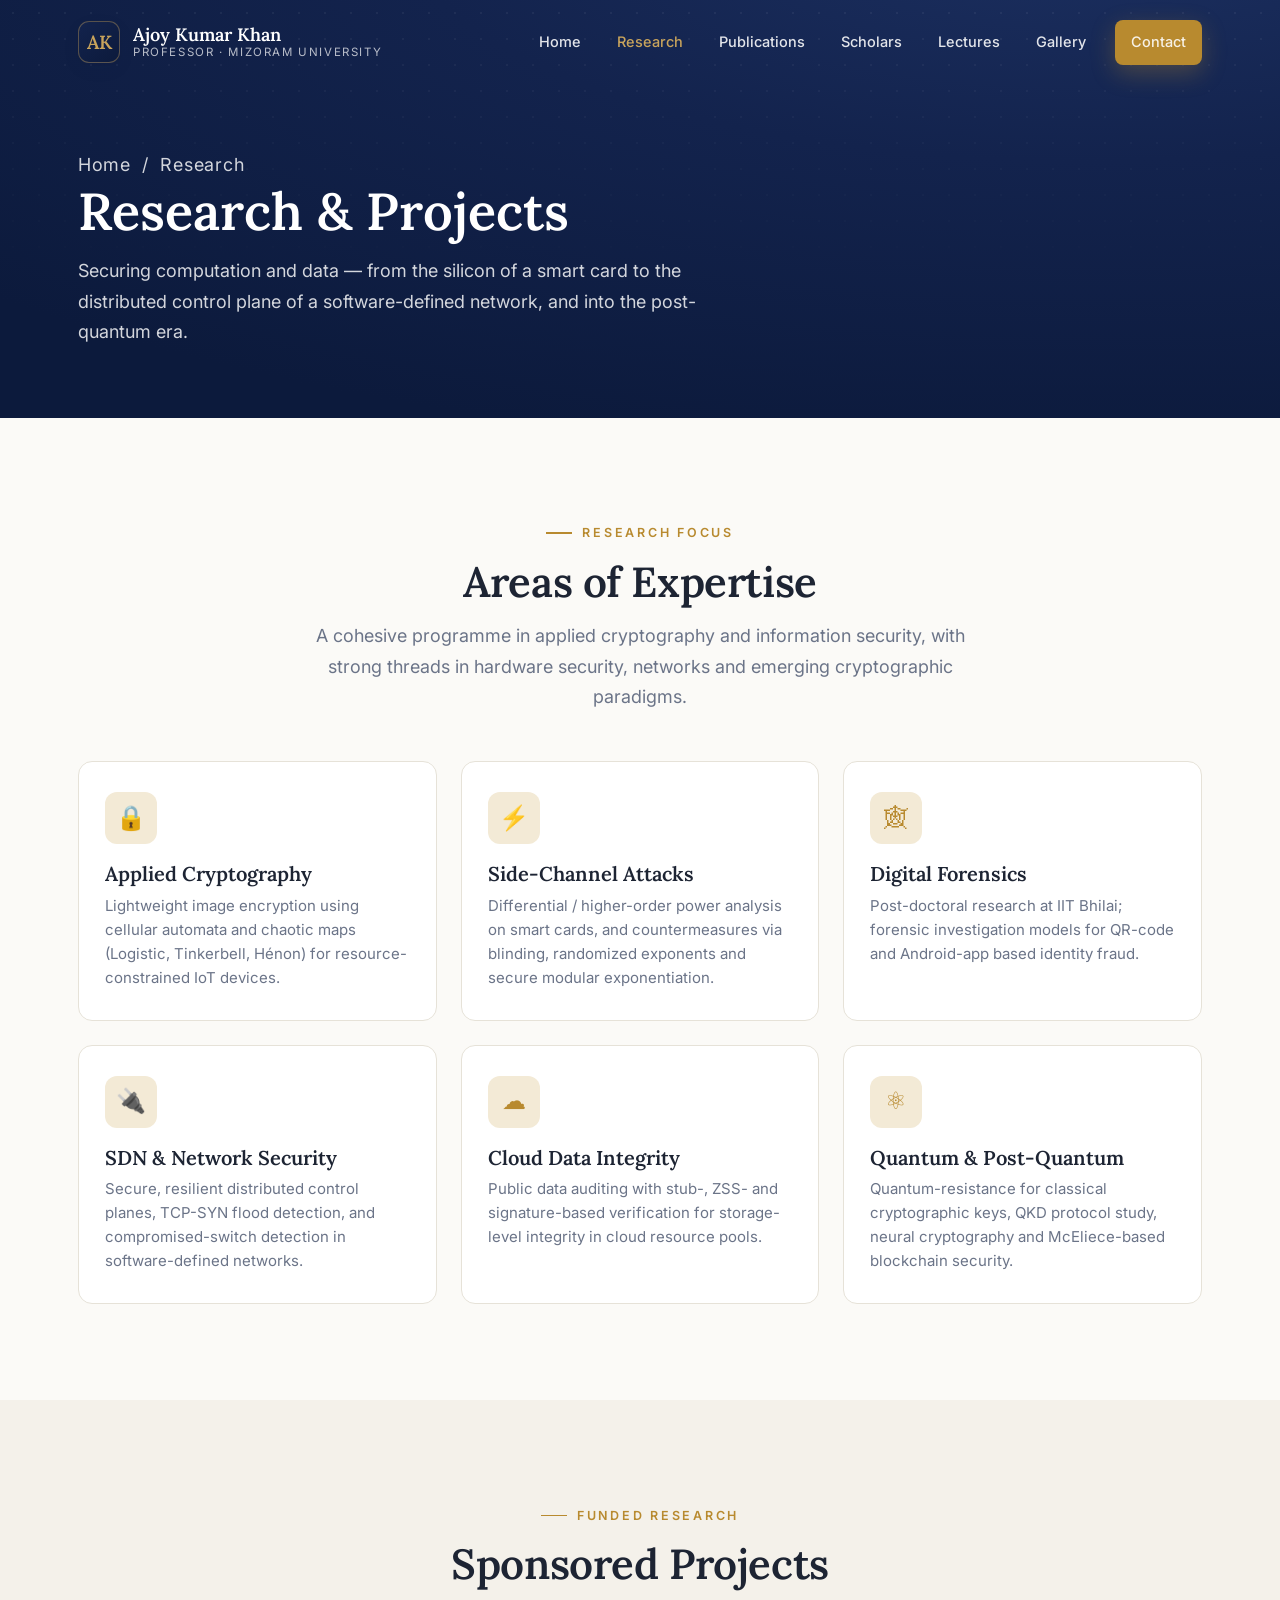
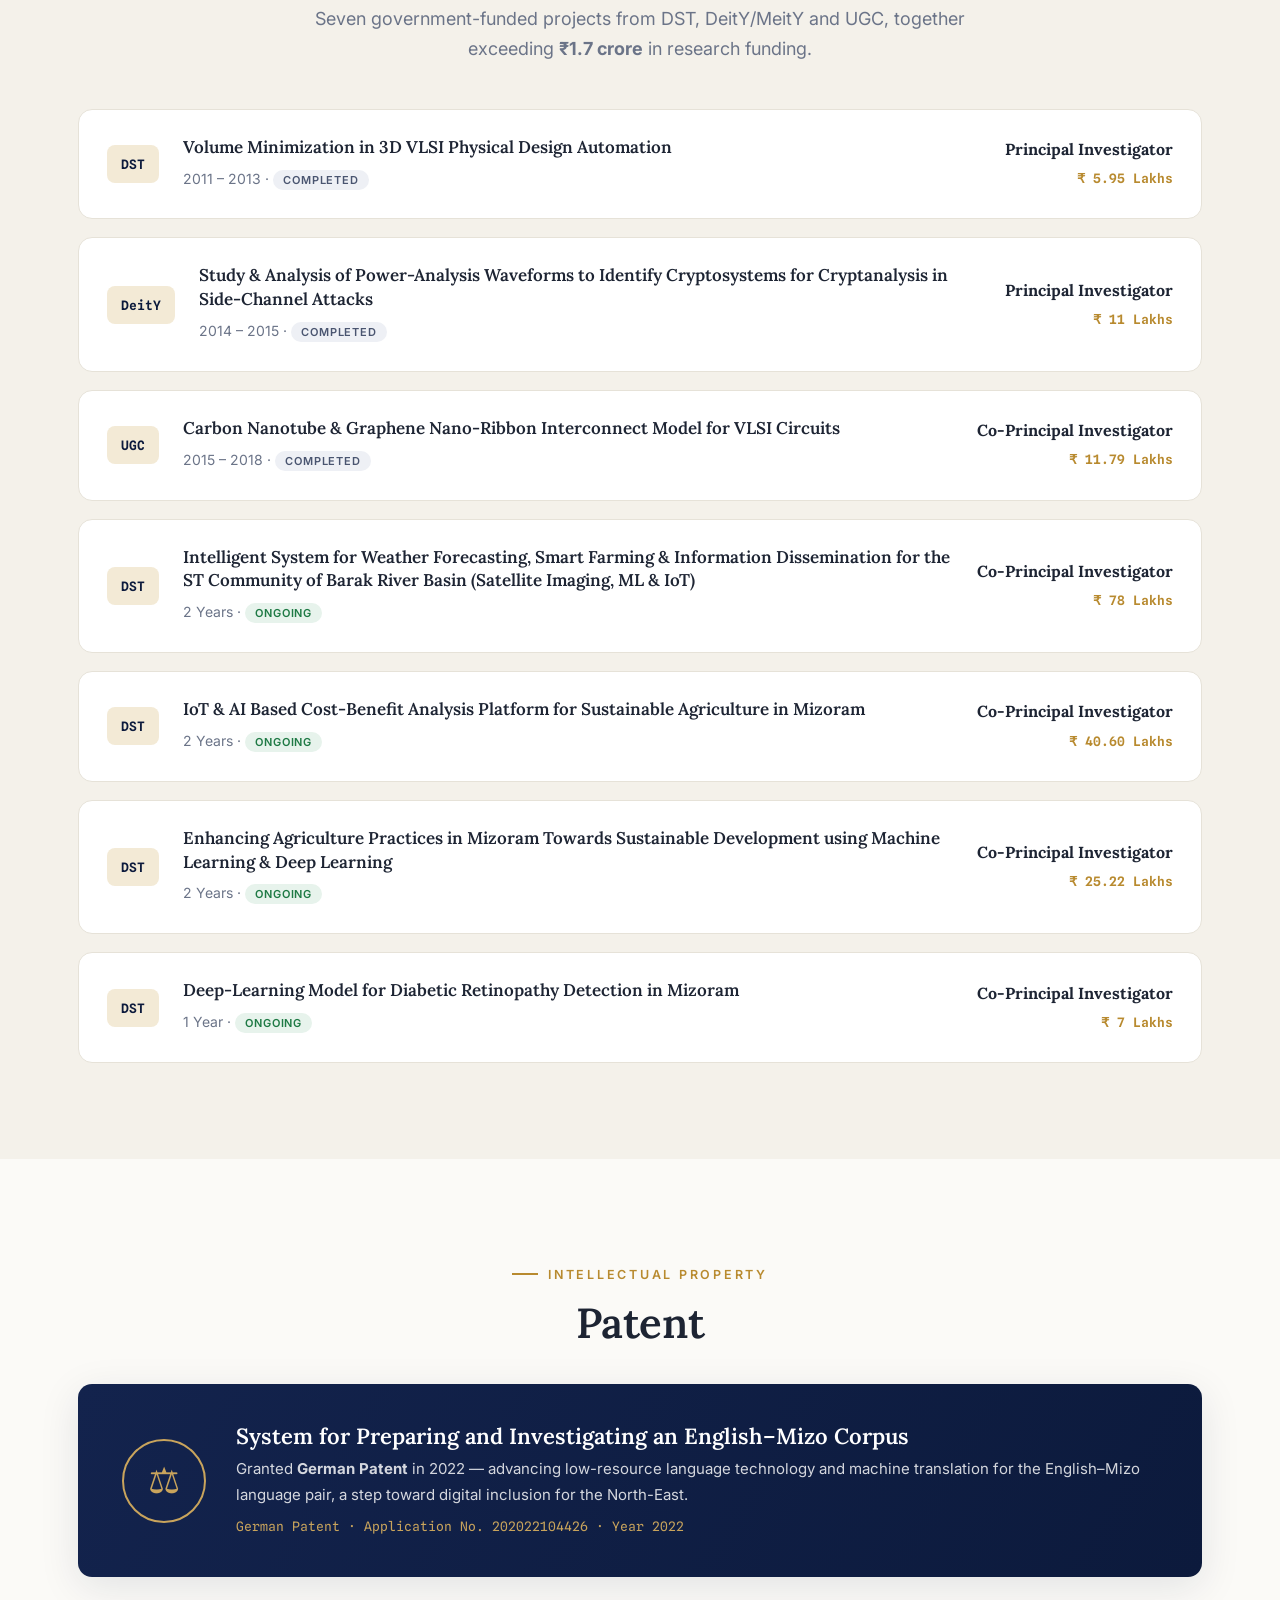
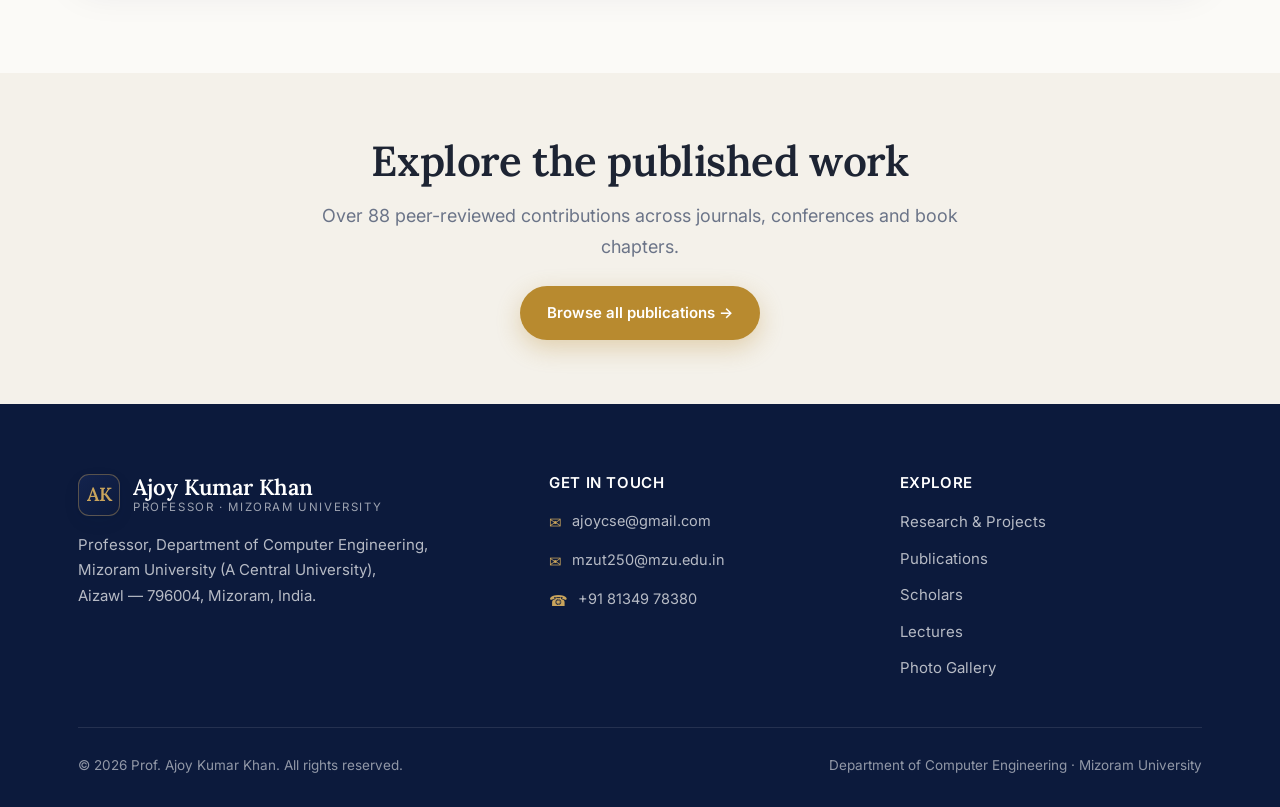
<file: research.html>
<!DOCTYPE html>
<html lang="en">
<head>
<meta charset="UTF-8">
<meta name="viewport" content="width=device-width, initial-scale=1.0">
<title>Research &amp; Projects — Prof. Ajoy Kumar Khan</title>
<meta name="description" content="Research areas, government-sponsored projects and patents of Prof. Ajoy Kumar Khan — applied cryptography, side-channel security, IoT, cloud and digital forensics.">
<link rel="preconnect" href="https://fonts.googleapis.com">
<link rel="preconnect" href="https://fonts.gstatic.com" crossorigin>
<link href="https://fonts.googleapis.com/css2?family=Lora:ital,wght@0,500;0,600;0,700;1,500;1,600&family=Inter:wght@400;500;600;700&family=Spline+Sans+Mono:wght@400;500;600&display=swap" rel="stylesheet">
<link rel="stylesheet" href="assets/css/style.css">
</head>
<body>

<nav class="nav transparent">
  <div class="wrap nav__inner">
    <a href="index.html" class="brand">
      <span class="brand__mark">AK</span>
      <span class="brand__txt"><span class="brand__name">Ajoy Kumar Khan</span>
      <span class="brand__sub">Professor &middot; Mizoram University</span></span>
    </a>
    <div class="nav__links" id="navLinks">
      <a href="index.html" data-page="index.html">Home</a>
      <a href="research.html" data-page="research.html">Research</a>
      <a href="publications.html" data-page="publications.html">Publications</a>
      <a href="scholars.html" data-page="scholars.html">Scholars</a>
      <a href="lectures.html" data-page="lectures.html">Lectures</a>
      <a href="gallery.html" data-page="gallery.html">Gallery</a>
      <a href="index.html#contact" class="btn btn--gold nav__cta">Contact</a>
    </div>
    <button class="nav__toggle" id="navToggle" aria-label="Menu"><span></span><span></span><span></span></button>
  </div>
</nav>

<header class="pagehead">
  <div class="hero__motif"></div>
  <div class="wrap">
    <p class="crumbs"><a href="index.html">Home</a> &nbsp;/&nbsp; Research</p>
    <h1>Research &amp; Projects</h1>
    <p>Securing computation and data — from the silicon of a smart card to the distributed
      control plane of a software-defined network, and into the post-quantum era.</p>
  </div>
</header>

<!-- Research areas -->
<section class="section">
  <div class="wrap">
    <div class="center reveal">
      <p class="eyebrow">Research Focus</p>
      <h2 class="section-title">Areas of Expertise</h2>
      <p class="section-lead">A cohesive programme in applied cryptography and information security, with strong
        threads in hardware security, networks and emerging cryptographic paradigms.</p>
    </div>
    <div class="cards" style="margin-top:48px">
      <div class="icard reveal"><div class="icard__ico">&#128274;</div><h3>Applied Cryptography</h3>
        <p>Lightweight image encryption using cellular automata and chaotic maps (Logistic, Tinkerbell, Hénon) for resource-constrained IoT devices.</p></div>
      <div class="icard reveal" data-d="1"><div class="icard__ico">&#9889;</div><h3>Side-Channel Attacks</h3>
        <p>Differential / higher-order power analysis on smart cards, and countermeasures via blinding, randomized exponents and secure modular exponentiation.</p></div>
      <div class="icard reveal" data-d="2"><div class="icard__ico">&#128376;</div><h3>Digital Forensics</h3>
        <p>Post-doctoral research at IIT Bhilai; forensic investigation models for QR-code and Android-app based identity fraud.</p></div>
      <div class="icard reveal"><div class="icard__ico">&#128268;</div><h3>SDN &amp; Network Security</h3>
        <p>Secure, resilient distributed control planes, TCP-SYN flood detection, and compromised-switch detection in software-defined networks.</p></div>
      <div class="icard reveal" data-d="1"><div class="icard__ico">&#9729;</div><h3>Cloud Data Integrity</h3>
        <p>Public data auditing with stub-, ZSS- and signature-based verification for storage-level integrity in cloud resource pools.</p></div>
      <div class="icard reveal" data-d="2"><div class="icard__ico">&#9883;</div><h3>Quantum &amp; Post-Quantum</h3>
        <p>Quantum-resistance for classical cryptographic keys, QKD protocol study, neural cryptography and McEliece-based blockchain security.</p></div>
    </div>
  </div>
</section>

<!-- Sponsored projects -->
<section class="section bg-paper2">
  <div class="wrap">
    <div class="center reveal">
      <p class="eyebrow">Funded Research</p>
      <h2 class="section-title">Sponsored Projects</h2>
      <p class="section-lead">Seven government-funded projects from DST, DeitY/MeitY and UGC, together exceeding
        <strong>&#8377;1.7 crore</strong> in research funding.</p>
    </div>
    <div class="proj" style="margin-top:44px">

      <div class="proj-card reveal">
        <span class="agency">DST</span>
        <div><h4>Volume Minimization in 3D VLSI Physical Design Automation</h4>
          <span class="meta">2011 – 2013 &middot; <span class="tag-status done">Completed</span></span></div>
        <div class="role"><b>Principal Investigator</b><span class="cost">&#8377; 5.95 Lakhs</span></div>
      </div>

      <div class="proj-card reveal">
        <span class="agency">DeitY</span>
        <div><h4>Study &amp; Analysis of Power-Analysis Waveforms to Identify Cryptosystems for Cryptanalysis in Side-Channel Attacks</h4>
          <span class="meta">2014 – 2015 &middot; <span class="tag-status done">Completed</span></span></div>
        <div class="role"><b>Principal Investigator</b><span class="cost">&#8377; 11 Lakhs</span></div>
      </div>

      <div class="proj-card reveal">
        <span class="agency">UGC</span>
        <div><h4>Carbon Nanotube &amp; Graphene Nano-Ribbon Interconnect Model for VLSI Circuits</h4>
          <span class="meta">2015 – 2018 &middot; <span class="tag-status done">Completed</span></span></div>
        <div class="role"><b>Co-Principal Investigator</b><span class="cost">&#8377; 11.79 Lakhs</span></div>
      </div>

      <div class="proj-card reveal">
        <span class="agency">DST</span>
        <div><h4>Intelligent System for Weather Forecasting, Smart Farming &amp; Information Dissemination for the ST Community of Barak River Basin (Satellite Imaging, ML &amp; IoT)</h4>
          <span class="meta">2 Years &middot; <span class="tag-status ongoing">Ongoing</span></span></div>
        <div class="role"><b>Co-Principal Investigator</b><span class="cost">&#8377; 78 Lakhs</span></div>
      </div>

      <div class="proj-card reveal">
        <span class="agency">DST</span>
        <div><h4>IoT &amp; AI Based Cost-Benefit Analysis Platform for Sustainable Agriculture in Mizoram</h4>
          <span class="meta">2 Years &middot; <span class="tag-status ongoing">Ongoing</span></span></div>
        <div class="role"><b>Co-Principal Investigator</b><span class="cost">&#8377; 40.60 Lakhs</span></div>
      </div>

      <div class="proj-card reveal">
        <span class="agency">DST</span>
        <div><h4>Enhancing Agriculture Practices in Mizoram Towards Sustainable Development using Machine Learning &amp; Deep Learning</h4>
          <span class="meta">2 Years &middot; <span class="tag-status ongoing">Ongoing</span></span></div>
        <div class="role"><b>Co-Principal Investigator</b><span class="cost">&#8377; 25.22 Lakhs</span></div>
      </div>

      <div class="proj-card reveal">
        <span class="agency">DST</span>
        <div><h4>Deep-Learning Model for Diabetic Retinopathy Detection in Mizoram</h4>
          <span class="meta">1 Year &middot; <span class="tag-status ongoing">Ongoing</span></span></div>
        <div class="role"><b>Co-Principal Investigator</b><span class="cost">&#8377; 7 Lakhs</span></div>
      </div>

    </div>
  </div>
</section>

<!-- Patent -->
<section class="section">
  <div class="wrap">
    <div class="center reveal">
      <p class="eyebrow">Intellectual Property</p>
      <h2 class="section-title">Patent</h2>
    </div>
    <div class="patent reveal" style="margin-top:36px">
      <div class="seal">&#9878;</div>
      <div>
        <h3>System for Preparing and Investigating an English–Mizo Corpus</h3>
        <p>Granted <strong>German Patent</strong> in 2022 — advancing low-resource language technology and machine
          translation for the English–Mizo language pair, a step toward digital inclusion for the North-East.</p>
        <p class="tagn">German Patent &middot; Application No. 202022104426 &middot; Year 2022</p>
      </div>
    </div>
  </div>
</section>

<!-- CTA -->
<section class="section--tight bg-paper2">
  <div class="wrap center reveal">
    <h2 class="section-title">Explore the published work</h2>
    <p class="section-lead" style="margin-bottom:24px">Over 88 peer-reviewed contributions across journals, conferences and book chapters.</p>
    <a href="publications.html" class="btn btn--gold">Browse all publications &rarr;</a>
  </div>
</section>

<footer class="footer" id="contact">
  <div class="wrap">
    <div class="footer__grid">
      <div class="footer__brand">
        <div class="brand" style="margin-bottom:16px">
          <span class="brand__mark">AK</span>
          <span class="brand__txt"><span class="brand__name">Ajoy Kumar Khan</span>
          <span class="brand__sub" style="color:rgba(255,255,255,.6)">Professor &middot; Mizoram University</span></span>
        </div>
        <p>Professor, Department of Computer Engineering,<br>Mizoram University (A Central University),<br>Aizawl — 796004, Mizoram, India.</p>
      </div>
      <div>
        <h4>Get in touch</h4>
        <div class="contact-row"><span class="ic">&#9993;</span><a href="mailto:ajoycse@gmail.com">ajoycse@gmail.com</a></div>
        <div class="contact-row"><span class="ic">&#9993;</span><a href="mailto:mzut250@mzu.edu.in">mzut250@mzu.edu.in</a></div>
        <div class="contact-row"><span class="ic">&#9742;</span><a href="tel:+918134978380">+91 81349 78380</a></div>
      </div>
      <div>
        <h4>Explore</h4>
        <ul>
          <li><a href="research.html">Research &amp; Projects</a></li>
          <li><a href="publications.html">Publications</a></li>
          <li><a href="scholars.html">Scholars</a></li>
          <li><a href="lectures.html">Lectures</a></li>
          <li><a href="gallery.html">Photo Gallery</a></li>
        </ul>
      </div>
    </div>
    <div class="footer__bottom">
      <span>&copy; <span data-year>2026</span> Prof. Ajoy Kumar Khan. All rights reserved.</span>
      <span>Department of Computer Engineering &middot; Mizoram University</span>
    </div>
  </div>
</footer>

<script src="assets/js/main.js"></script>
</body>
</html>
</file>
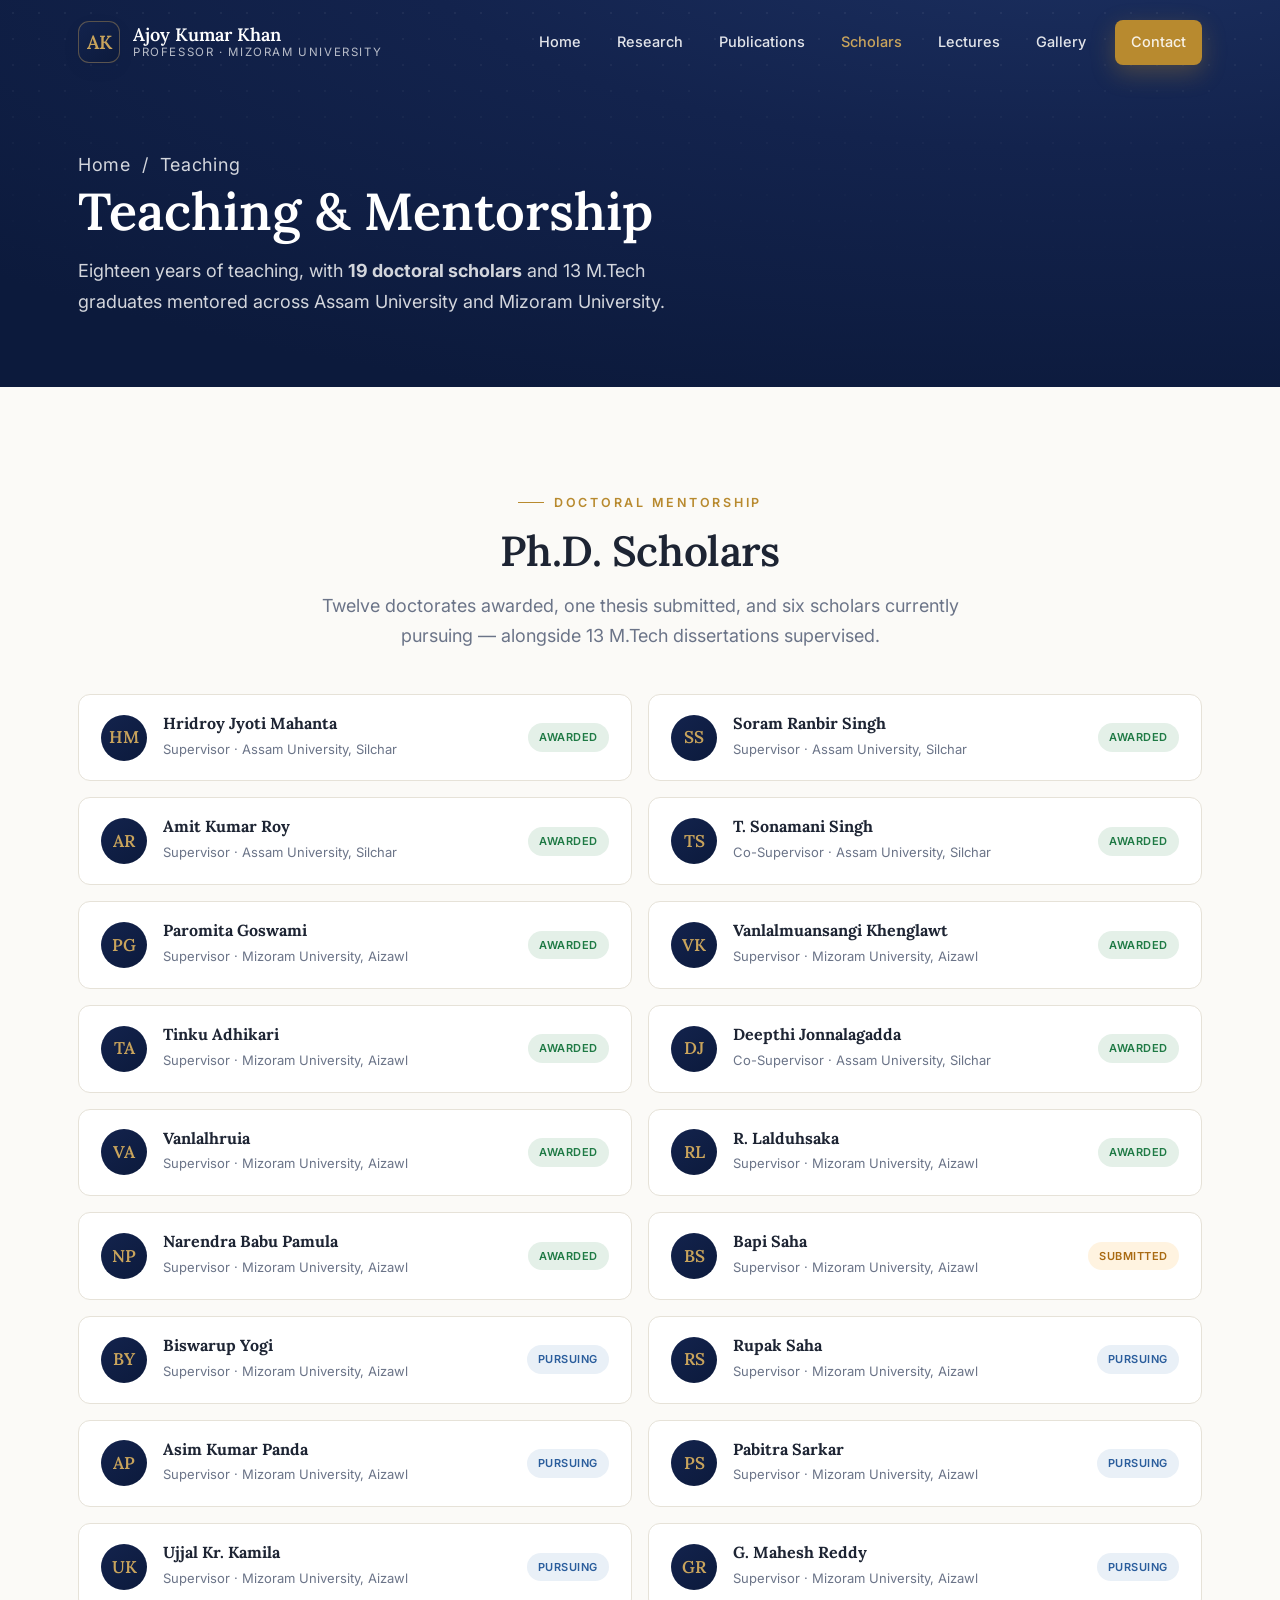
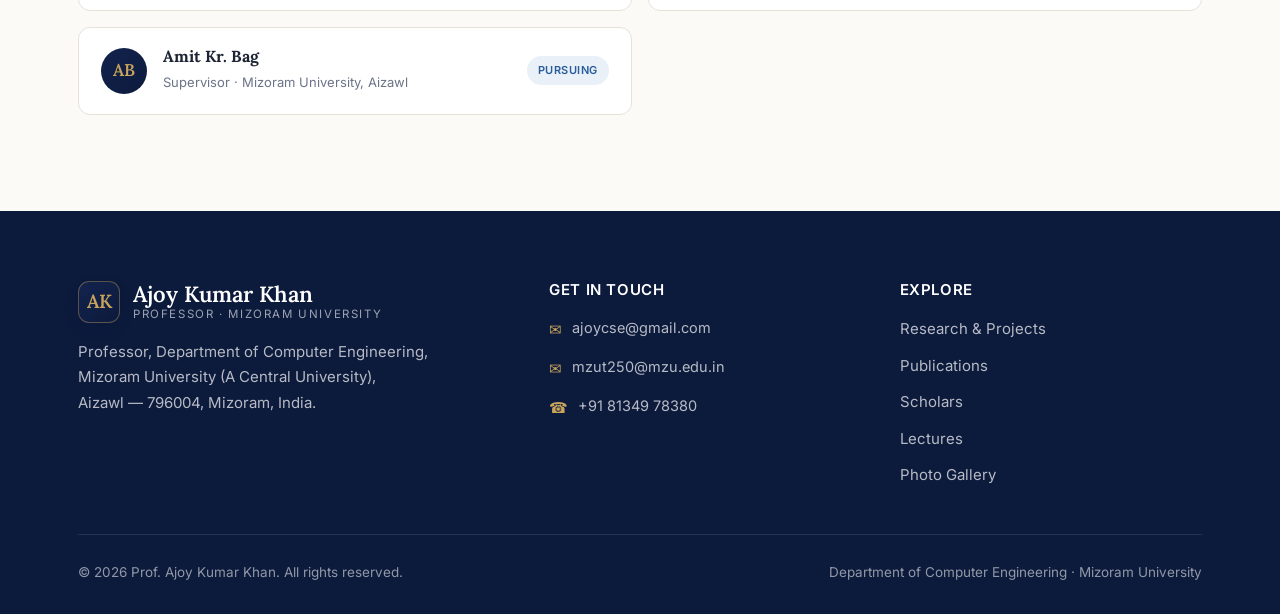
<file: scholars.html>
<!DOCTYPE html>
<html lang="en">
<head>
<meta charset="UTF-8">
<meta name="viewport" content="width=device-width, initial-scale=1.0">
<title>Teaching &amp; Mentorship — Prof. Ajoy Kumar Khan</title>
<meta name="description" content="Doctoral and M.Tech scholars supervised and mentored by Prof. Ajoy Kumar Khan.">
<link rel="preconnect" href="https://fonts.googleapis.com">
<link rel="preconnect" href="https://fonts.gstatic.com" crossorigin>
<link href="https://fonts.googleapis.com/css2?family=Lora:ital,wght@0,500;0,600;0,700;1,500;1,600&family=Inter:wght@400;500;600;700&family=Spline+Sans+Mono:wght@400;500;600&display=swap" rel="stylesheet">
<link rel="stylesheet" href="assets/css/style.css">
</head>
<body>
<nav class="nav transparent">
  <div class="wrap nav__inner">
    <a href="index.html" class="brand">
      <span class="brand__mark">AK</span>
      <span class="brand__txt"><span class="brand__name">Ajoy Kumar Khan</span>
      <span class="brand__sub">Professor &middot; Mizoram University</span></span>
    </a>
    <div class="nav__links" id="navLinks">
      <a href="index.html" data-page="index.html">Home</a>
      <a href="research.html" data-page="research.html">Research</a>
      <a href="publications.html" data-page="publications.html">Publications</a>
      <a href="scholars.html" data-page="scholars.html">Scholars</a>
      <a href="lectures.html" data-page="lectures.html">Lectures</a>
      <a href="gallery.html" data-page="gallery.html">Gallery</a>
      <a href="index.html#contact" class="btn btn--gold nav__cta">Contact</a>
    </div>
    <button class="nav__toggle" id="navToggle" aria-label="Menu"><span></span><span></span><span></span></button>
  </div>
</nav>
<header class="pagehead">
  <div class="hero__motif"></div>
  <div class="wrap">
    <p class="crumbs"><a href="index.html">Home</a> &nbsp;/&nbsp; Teaching</p>
    <h1>Teaching &amp; Mentorship</h1>
    <p>Eighteen years of teaching, with <strong>19 doctoral scholars</strong> and 13 M.Tech graduates
    mentored across Assam University and Mizoram University.</p>
  </div>
</header>

<section class="section">
  <div class="wrap">
    <div class="center reveal">
      <p class="eyebrow">Doctoral Mentorship</p>
      <h2 class="section-title">Ph.D. Scholars</h2>
      <p class="section-lead">Twelve doctorates awarded, one thesis submitted, and six scholars currently pursuing —
        alongside 13 M.Tech dissertations supervised.</p>
    </div>
    <div class="scholar-grid" style="margin-top:42px">
      <div class="scholar reveal"><div class="av">HM</div>
      <div class="info"><b>Hridroy Jyoti Mahanta</b><span>Supervisor &middot; Assam University, Silchar</span></div>
      <span class="st awarded">Awarded</span></div>
<div class="scholar reveal"><div class="av">SS</div>
      <div class="info"><b>Soram Ranbir Singh</b><span>Supervisor &middot; Assam University, Silchar</span></div>
      <span class="st awarded">Awarded</span></div>
<div class="scholar reveal"><div class="av">AR</div>
      <div class="info"><b>Amit Kumar Roy</b><span>Supervisor &middot; Assam University, Silchar</span></div>
      <span class="st awarded">Awarded</span></div>
<div class="scholar reveal"><div class="av">TS</div>
      <div class="info"><b>T. Sonamani Singh</b><span>Co-Supervisor &middot; Assam University, Silchar</span></div>
      <span class="st awarded">Awarded</span></div>
<div class="scholar reveal"><div class="av">PG</div>
      <div class="info"><b>Paromita Goswami</b><span>Supervisor &middot; Mizoram University, Aizawl</span></div>
      <span class="st awarded">Awarded</span></div>
<div class="scholar reveal"><div class="av">VK</div>
      <div class="info"><b>Vanlalmuansangi Khenglawt</b><span>Supervisor &middot; Mizoram University, Aizawl</span></div>
      <span class="st awarded">Awarded</span></div>
<div class="scholar reveal"><div class="av">TA</div>
      <div class="info"><b>Tinku Adhikari</b><span>Supervisor &middot; Mizoram University, Aizawl</span></div>
      <span class="st awarded">Awarded</span></div>
<div class="scholar reveal"><div class="av">DJ</div>
      <div class="info"><b>Deepthi Jonnalagadda</b><span>Co-Supervisor &middot; Assam University, Silchar</span></div>
      <span class="st awarded">Awarded</span></div>
<div class="scholar reveal"><div class="av">VA</div>
      <div class="info"><b>Vanlalhruia</b><span>Supervisor &middot; Mizoram University, Aizawl</span></div>
      <span class="st awarded">Awarded</span></div>
<div class="scholar reveal"><div class="av">RL</div>
      <div class="info"><b>R. Lalduhsaka</b><span>Supervisor &middot; Mizoram University, Aizawl</span></div>
      <span class="st awarded">Awarded</span></div>
<div class="scholar reveal"><div class="av">NP</div>
      <div class="info"><b>Narendra Babu Pamula</b><span>Supervisor &middot; Mizoram University, Aizawl</span></div>
      <span class="st awarded">Awarded</span></div>
<div class="scholar reveal"><div class="av">BS</div>
      <div class="info"><b>Bapi Saha</b><span>Supervisor &middot; Mizoram University, Aizawl</span></div>
      <span class="st submitted">Submitted</span></div>
<div class="scholar reveal"><div class="av">BY</div>
      <div class="info"><b>Biswarup Yogi</b><span>Supervisor &middot; Mizoram University, Aizawl</span></div>
      <span class="st pursuing">Pursuing</span></div>
<div class="scholar reveal"><div class="av">RS</div>
      <div class="info"><b>Rupak Saha</b><span>Supervisor &middot; Mizoram University, Aizawl</span></div>
      <span class="st pursuing">Pursuing</span></div>
<div class="scholar reveal"><div class="av">AP</div>
      <div class="info"><b>Asim Kumar Panda</b><span>Supervisor &middot; Mizoram University, Aizawl</span></div>
      <span class="st pursuing">Pursuing</span></div>
<div class="scholar reveal"><div class="av">PS</div>
      <div class="info"><b>Pabitra Sarkar</b><span>Supervisor &middot; Mizoram University, Aizawl</span></div>
      <span class="st pursuing">Pursuing</span></div>
<div class="scholar reveal"><div class="av">UK</div>
      <div class="info"><b>Ujjal Kr. Kamila</b><span>Supervisor &middot; Mizoram University, Aizawl</span></div>
      <span class="st pursuing">Pursuing</span></div>
<div class="scholar reveal"><div class="av">GR</div>
      <div class="info"><b>G. Mahesh Reddy</b><span>Supervisor &middot; Mizoram University, Aizawl</span></div>
      <span class="st pursuing">Pursuing</span></div>
<div class="scholar reveal"><div class="av">AB</div>
      <div class="info"><b>Amit Kr. Bag</b><span>Supervisor &middot; Mizoram University, Aizawl</span></div>
      <span class="st pursuing">Pursuing</span></div>

    </div>
  </div>
</section>
<footer class="footer" id="contact">
  <div class="wrap">
    <div class="footer__grid">
      <div class="footer__brand">
        <div class="brand" style="margin-bottom:16px">
          <span class="brand__mark">AK</span>
          <span class="brand__txt"><span class="brand__name">Ajoy Kumar Khan</span>
          <span class="brand__sub" style="color:rgba(255,255,255,.6)">Professor &middot; Mizoram University</span></span>
        </div>
        <p>Professor, Department of Computer Engineering,<br>Mizoram University (A Central University),<br>Aizawl — 796004, Mizoram, India.</p>
      </div>
      <div>
        <h4>Get in touch</h4>
        <div class="contact-row"><span class="ic">&#9993;</span><a href="mailto:ajoycse@gmail.com">ajoycse@gmail.com</a></div>
        <div class="contact-row"><span class="ic">&#9993;</span><a href="mailto:mzut250@mzu.edu.in">mzut250@mzu.edu.in</a></div>
        <div class="contact-row"><span class="ic">&#9742;</span><a href="tel:+918134978380">+91 81349 78380</a></div>
      </div>
      <div>
        <h4>Explore</h4>
        <ul>
          <li><a href="research.html">Research &amp; Projects</a></li>
          <li><a href="publications.html">Publications</a></li>
          <li><a href="scholars.html">Scholars</a></li>
          <li><a href="lectures.html">Lectures</a></li>
          <li><a href="gallery.html">Photo Gallery</a></li>
        </ul>
      </div>
    </div>
    <div class="footer__bottom">
      <span>&copy; <span data-year>2026</span> Prof. Ajoy Kumar Khan. All rights reserved.</span>
      <span>Department of Computer Engineering &middot; Mizoram University</span>
    </div>
  </div>
</footer>
<script src="assets/js/main.js"></script>
</body></html>
</file>
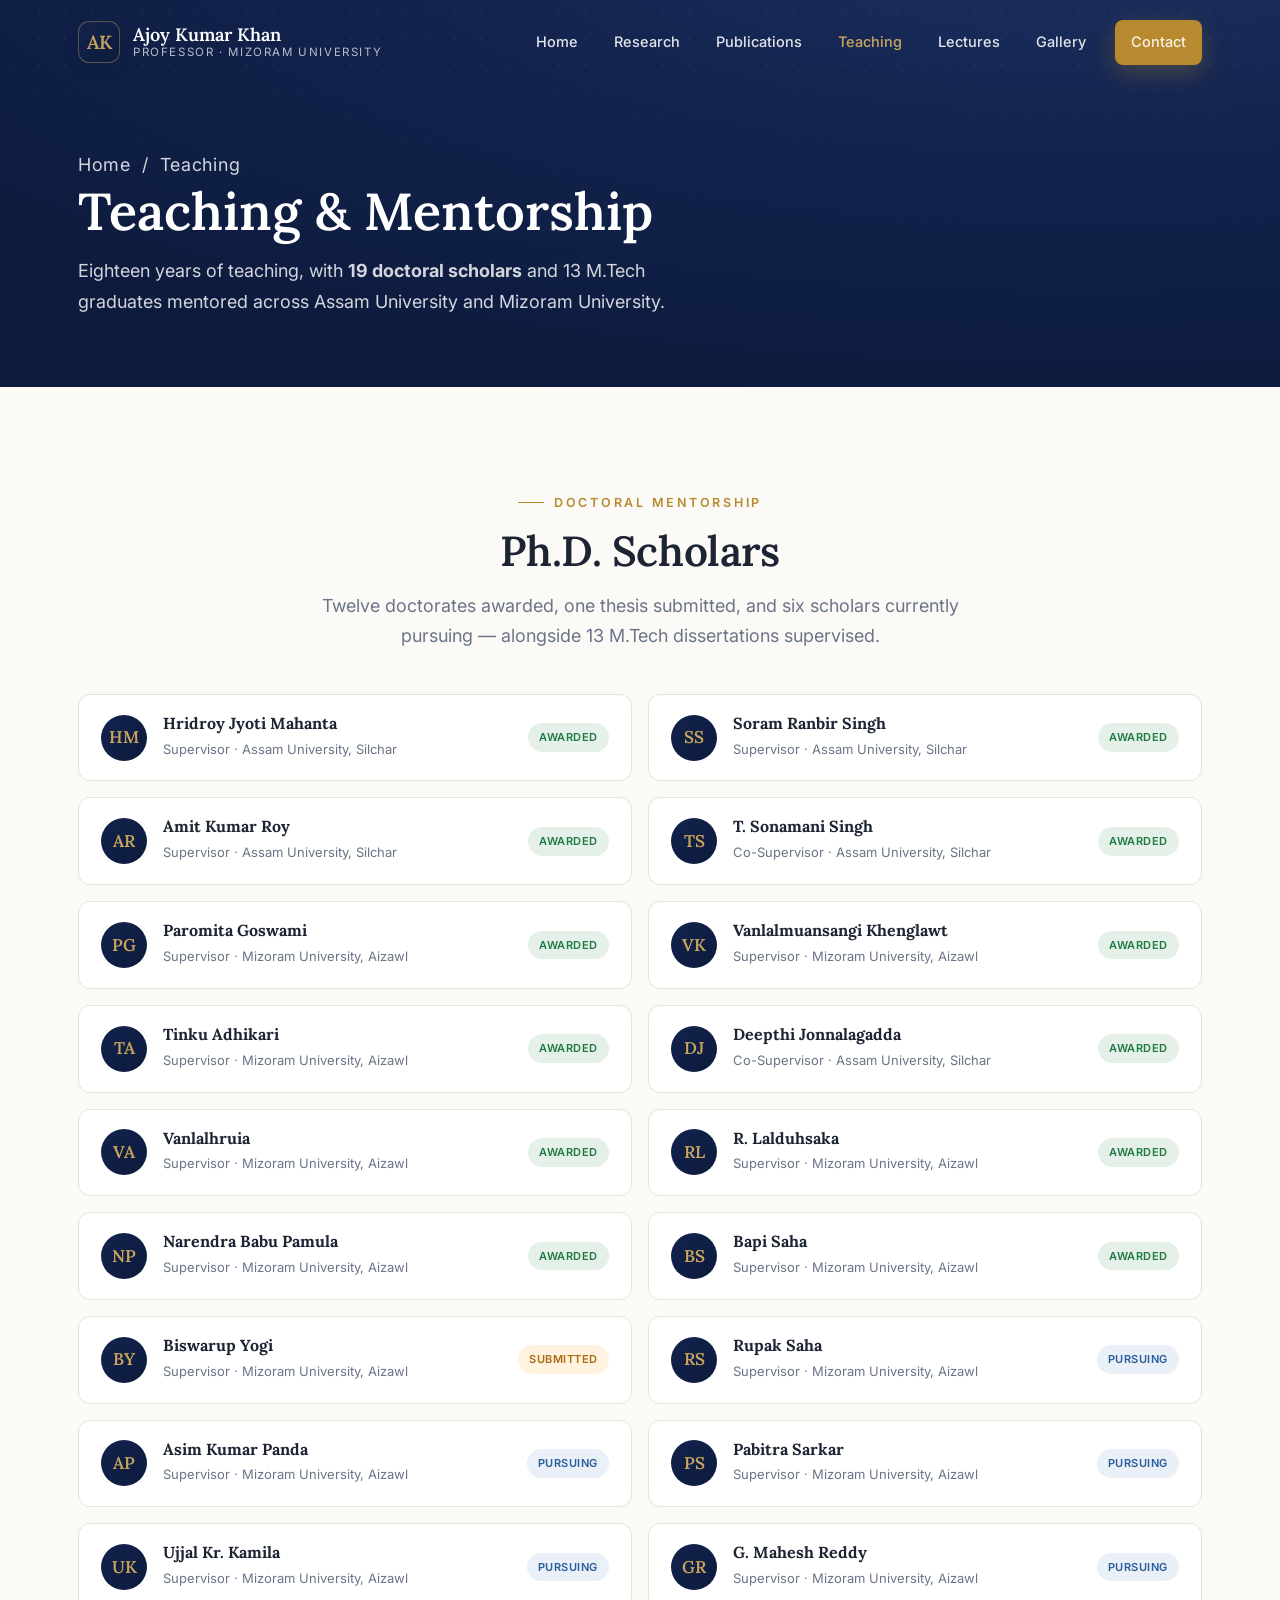
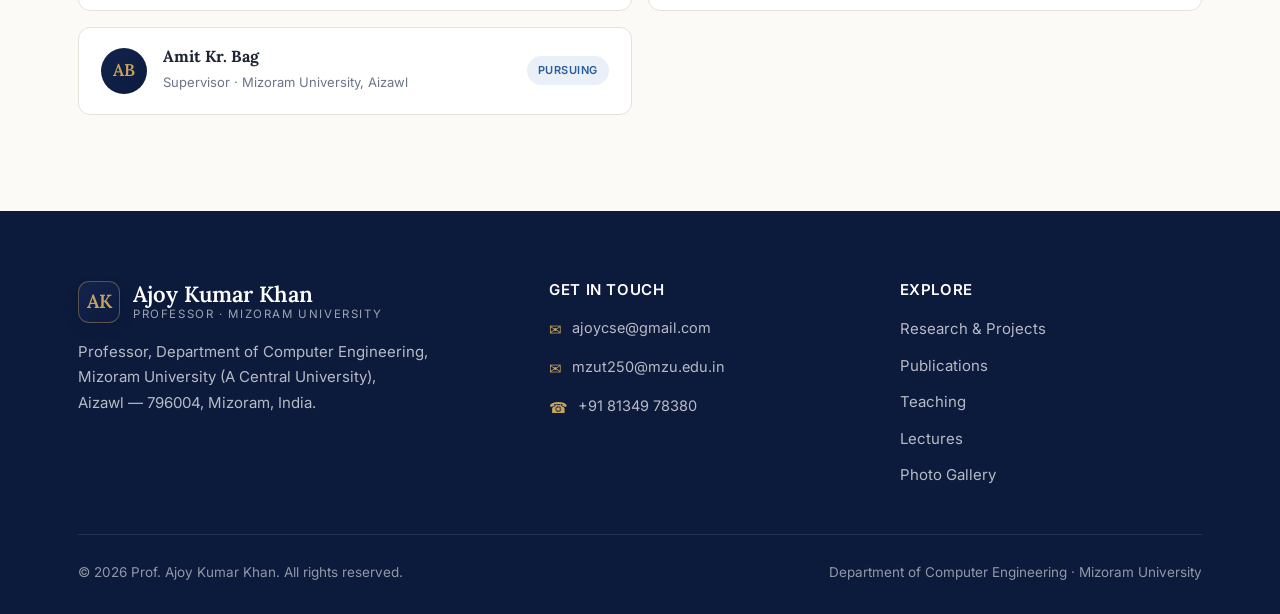
<file: teaching.html>
<!DOCTYPE html>
<html lang="en">
<head>
<meta charset="UTF-8">
<meta name="viewport" content="width=device-width, initial-scale=1.0">
<title>Teaching &amp; Mentorship — Prof. Ajoy Kumar Khan</title>
<meta name="description" content="Doctoral and M.Tech scholars supervised and mentored by Prof. Ajoy Kumar Khan.">
<link rel="preconnect" href="https://fonts.googleapis.com">
<link rel="preconnect" href="https://fonts.gstatic.com" crossorigin>
<link href="https://fonts.googleapis.com/css2?family=Lora:ital,wght@0,500;0,600;0,700;1,500;1,600&family=Inter:wght@400;500;600;700&family=Spline+Sans+Mono:wght@400;500;600&display=swap" rel="stylesheet">
<link rel="stylesheet" href="assets/css/style.css">
</head>
<body>
<nav class="nav transparent">
  <div class="wrap nav__inner">
    <a href="index.html" class="brand">
      <span class="brand__mark">AK</span>
      <span class="brand__txt"><span class="brand__name">Ajoy Kumar Khan</span>
      <span class="brand__sub">Professor &middot; Mizoram University</span></span>
    </a>
    <div class="nav__links" id="navLinks">
      <a href="index.html" data-page="index.html">Home</a>
      <a href="research.html" data-page="research.html">Research</a>
      <a href="publications.html" data-page="publications.html">Publications</a>
      <a href="teaching.html" data-page="teaching.html">Teaching</a>
      <a href="lectures.html" data-page="lectures.html">Lectures</a>
      <a href="gallery.html" data-page="gallery.html">Gallery</a>
      <a href="index.html#contact" class="btn btn--gold nav__cta">Contact</a>
    </div>
    <button class="nav__toggle" id="navToggle" aria-label="Menu"><span></span><span></span><span></span></button>
  </div>
</nav>
<header class="pagehead">
  <div class="hero__motif"></div>
  <div class="wrap">
    <p class="crumbs"><a href="index.html">Home</a> &nbsp;/&nbsp; Teaching</p>
    <h1>Teaching &amp; Mentorship</h1>
    <p>Eighteen years of teaching, with <strong>19 doctoral scholars</strong> and 13 M.Tech graduates
    mentored across Assam University and Mizoram University.</p>
  </div>
</header>

<section class="section">
  <div class="wrap">
    <div class="center reveal">
      <p class="eyebrow">Doctoral Mentorship</p>
      <h2 class="section-title">Ph.D. Scholars</h2>
      <p class="section-lead">Twelve doctorates awarded, one thesis submitted, and six scholars currently pursuing —
        alongside 13 M.Tech dissertations supervised.</p>
    </div>
    <div class="scholar-grid" style="margin-top:42px">
      <div class="scholar reveal"><div class="av">HM</div>
      <div class="info"><b>Hridroy Jyoti Mahanta</b><span>Supervisor &middot; Assam University, Silchar</span></div>
      <span class="st awarded">Awarded</span></div>
<div class="scholar reveal"><div class="av">SS</div>
      <div class="info"><b>Soram Ranbir Singh</b><span>Supervisor &middot; Assam University, Silchar</span></div>
      <span class="st awarded">Awarded</span></div>
<div class="scholar reveal"><div class="av">AR</div>
      <div class="info"><b>Amit Kumar Roy</b><span>Supervisor &middot; Assam University, Silchar</span></div>
      <span class="st awarded">Awarded</span></div>
<div class="scholar reveal"><div class="av">TS</div>
      <div class="info"><b>T. Sonamani Singh</b><span>Co-Supervisor &middot; Assam University, Silchar</span></div>
      <span class="st awarded">Awarded</span></div>
<div class="scholar reveal"><div class="av">PG</div>
      <div class="info"><b>Paromita Goswami</b><span>Supervisor &middot; Mizoram University, Aizawl</span></div>
      <span class="st awarded">Awarded</span></div>
<div class="scholar reveal"><div class="av">VK</div>
      <div class="info"><b>Vanlalmuansangi Khenglawt</b><span>Supervisor &middot; Mizoram University, Aizawl</span></div>
      <span class="st awarded">Awarded</span></div>
<div class="scholar reveal"><div class="av">TA</div>
      <div class="info"><b>Tinku Adhikari</b><span>Supervisor &middot; Mizoram University, Aizawl</span></div>
      <span class="st awarded">Awarded</span></div>
<div class="scholar reveal"><div class="av">DJ</div>
      <div class="info"><b>Deepthi Jonnalagadda</b><span>Co-Supervisor &middot; Assam University, Silchar</span></div>
      <span class="st awarded">Awarded</span></div>
<div class="scholar reveal"><div class="av">VA</div>
      <div class="info"><b>Vanlalhruia</b><span>Supervisor &middot; Mizoram University, Aizawl</span></div>
      <span class="st awarded">Awarded</span></div>
<div class="scholar reveal"><div class="av">RL</div>
      <div class="info"><b>R. Lalduhsaka</b><span>Supervisor &middot; Mizoram University, Aizawl</span></div>
      <span class="st awarded">Awarded</span></div>
<div class="scholar reveal"><div class="av">NP</div>
      <div class="info"><b>Narendra Babu Pamula</b><span>Supervisor &middot; Mizoram University, Aizawl</span></div>
      <span class="st awarded">Awarded</span></div>
<div class="scholar reveal"><div class="av">BS</div>
      <div class="info"><b>Bapi Saha</b><span>Supervisor &middot; Mizoram University, Aizawl</span></div>
      <span class="st awarded">Awarded</span></div>
<div class="scholar reveal"><div class="av">BY</div>
      <div class="info"><b>Biswarup Yogi</b><span>Supervisor &middot; Mizoram University, Aizawl</span></div>
      <span class="st submitted">Submitted</span></div>
<div class="scholar reveal"><div class="av">RS</div>
      <div class="info"><b>Rupak Saha</b><span>Supervisor &middot; Mizoram University, Aizawl</span></div>
      <span class="st pursuing">Pursuing</span></div>
<div class="scholar reveal"><div class="av">AP</div>
      <div class="info"><b>Asim Kumar Panda</b><span>Supervisor &middot; Mizoram University, Aizawl</span></div>
      <span class="st pursuing">Pursuing</span></div>
<div class="scholar reveal"><div class="av">PS</div>
      <div class="info"><b>Pabitra Sarkar</b><span>Supervisor &middot; Mizoram University, Aizawl</span></div>
      <span class="st pursuing">Pursuing</span></div>
<div class="scholar reveal"><div class="av">UK</div>
      <div class="info"><b>Ujjal Kr. Kamila</b><span>Supervisor &middot; Mizoram University, Aizawl</span></div>
      <span class="st pursuing">Pursuing</span></div>
<div class="scholar reveal"><div class="av">GR</div>
      <div class="info"><b>G. Mahesh Reddy</b><span>Supervisor &middot; Mizoram University, Aizawl</span></div>
      <span class="st pursuing">Pursuing</span></div>
<div class="scholar reveal"><div class="av">AB</div>
      <div class="info"><b>Amit Kr. Bag</b><span>Supervisor &middot; Mizoram University, Aizawl</span></div>
      <span class="st pursuing">Pursuing</span></div>

    </div>
  </div>
</section>
<footer class="footer" id="contact">
  <div class="wrap">
    <div class="footer__grid">
      <div class="footer__brand">
        <div class="brand" style="margin-bottom:16px">
          <span class="brand__mark">AK</span>
          <span class="brand__txt"><span class="brand__name">Ajoy Kumar Khan</span>
          <span class="brand__sub" style="color:rgba(255,255,255,.6)">Professor &middot; Mizoram University</span></span>
        </div>
        <p>Professor, Department of Computer Engineering,<br>Mizoram University (A Central University),<br>Aizawl — 796004, Mizoram, India.</p>
      </div>
      <div>
        <h4>Get in touch</h4>
        <div class="contact-row"><span class="ic">&#9993;</span><a href="mailto:ajoycse@gmail.com">ajoycse@gmail.com</a></div>
        <div class="contact-row"><span class="ic">&#9993;</span><a href="mailto:mzut250@mzu.edu.in">mzut250@mzu.edu.in</a></div>
        <div class="contact-row"><span class="ic">&#9742;</span><a href="tel:+918134978380">+91 81349 78380</a></div>
      </div>
      <div>
        <h4>Explore</h4>
        <ul>
          <li><a href="research.html">Research &amp; Projects</a></li>
          <li><a href="publications.html">Publications</a></li>
          <li><a href="teaching.html">Teaching</a></li>
          <li><a href="lectures.html">Lectures</a></li>
          <li><a href="gallery.html">Photo Gallery</a></li>
        </ul>
      </div>
    </div>
    <div class="footer__bottom">
      <span>&copy; <span data-year>2026</span> Prof. Ajoy Kumar Khan. All rights reserved.</span>
      <span>Department of Computer Engineering &middot; Mizoram University</span>
    </div>
  </div>
</footer>
<script src="assets/js/main.js"></script>
</body></html>
</file>
<file: assets/css/style.css>
/* ===========================================================
   Prof. Ajoy Kumar Khan — Portfolio
   Design system: scholarly navy + gold, serif/sans pairing
   =========================================================== */

:root{
  --navy:#0c1a3c;
  --navy-2:#13234d;
  --navy-3:#1b2f5e;
  --ink:#1d2433;
  --body:#3a4256;
  --muted:#6b7488;
  --gold:#b88a2f;
  --gold-soft:#c9a45c;
  --gold-tint:#f3ead6;
  --paper:#fbfaf7;
  --paper-2:#f4f1ea;
  --line:#e6e2d8;
  --white:#ffffff;
  --shadow-sm:0 1px 3px rgba(12,26,60,.06),0 6px 18px rgba(12,26,60,.06);
  --shadow-md:0 10px 40px rgba(12,26,60,.10);
  --shadow-lg:0 24px 70px rgba(12,26,60,.18);
  --radius:14px;
  --radius-sm:10px;
  --maxw:1180px;
  --serif:"Lora",Georgia,"Times New Roman",serif;
  --sans:"Inter",-apple-system,BlinkMacSystemFont,"Segoe UI",sans-serif;
  --mono:"Spline Sans Mono",ui-monospace,SFMono-Regular,monospace;
}

*{box-sizing:border-box}
html{scroll-behavior:smooth;scroll-padding-top:90px}
body{
  margin:0;
  font-family:var(--sans);
  color:var(--body);
  background:var(--paper);
  font-size:17px;
  line-height:1.7;
  -webkit-font-smoothing:antialiased;
  text-rendering:optimizeLegibility;
}
img{max-width:100%;display:block}
a{color:inherit;text-decoration:none}
h1,h2,h3,h4{font-family:var(--serif);color:var(--ink);line-height:1.18;font-weight:600;margin:0}

.wrap{max-width:var(--maxw);margin:0 auto;padding:0 28px}
.section{padding:96px 0}
.section--tight{padding:64px 0}
.bg-paper2{background:var(--paper-2)}

/* ---------- Eyebrow + section titles ---------- */
.eyebrow{
  font-family:var(--sans);
  text-transform:uppercase;
  letter-spacing:.22em;
  font-size:12.5px;
  font-weight:600;
  color:var(--gold);
  margin:0 0 14px;
  display:inline-flex;align-items:center;gap:10px;
}
.eyebrow::before{content:"";width:26px;height:1.5px;background:var(--gold);display:inline-block}
.section-title{font-size:clamp(28px,4vw,42px);letter-spacing:-.01em;margin-bottom:14px}
.section-lead{max-width:680px;color:var(--muted);font-size:18px;margin:0 0 8px}
.center{text-align:center}
.center .eyebrow{justify-content:center}
.center .section-lead{margin-left:auto;margin-right:auto}

/* ---------- Buttons ---------- */
.btn{
  display:inline-flex;align-items:center;gap:9px;
  font-family:var(--sans);font-weight:600;font-size:15px;
  padding:13px 26px;border-radius:999px;cursor:pointer;border:1.5px solid transparent;
  transition:transform .25s ease,box-shadow .25s ease,background .25s ease,color .25s ease;
}
.btn--gold{background:var(--gold);color:#fff;box-shadow:0 8px 24px rgba(184,138,47,.32)}
.btn--gold:hover{transform:translateY(-2px);box-shadow:0 14px 32px rgba(184,138,47,.42)}
.btn--ghost{border-color:rgba(255,255,255,.4);color:#fff}
.btn--ghost:hover{background:rgba(255,255,255,.12);border-color:#fff}
.btn--dark{border-color:var(--navy);color:var(--navy)}
.btn--dark:hover{background:var(--navy);color:#fff;transform:translateY(-2px)}

/* ===========================================================
   NAVBAR
   =========================================================== */
.nav{
  position:fixed;top:0;left:0;right:0;z-index:100;
  background:rgba(251,250,247,.0);
  transition:background .35s ease,box-shadow .35s ease,padding .35s ease;
  padding:20px 0;
}
.nav.scrolled{background:rgba(251,250,247,.92);backdrop-filter:blur(12px);box-shadow:0 1px 0 var(--line);padding:12px 0}
.nav__inner{display:flex;align-items:center;justify-content:space-between;gap:20px}
.brand{display:flex;align-items:center;gap:13px}
.brand__mark{
  width:42px;height:42px;border-radius:11px;flex:none;
  background:linear-gradient(140deg,var(--navy-2),var(--navy));
  color:var(--gold-soft);font-family:var(--serif);font-weight:600;font-size:19px;
  display:grid;place-items:center;border:1px solid rgba(201,164,92,.4);
  box-shadow:var(--shadow-sm);
}
.brand__txt{display:flex;flex-direction:column;line-height:1.15}
.brand__name{font-family:var(--serif);font-weight:600;font-size:18px;color:var(--ink)}
.brand__sub{font-size:11.5px;letter-spacing:.14em;text-transform:uppercase;color:var(--muted)}
.nav.transparent .brand__name{color:#fff}
.nav.transparent .brand__sub{color:rgba(255,255,255,.7)}

.nav__links{display:flex;align-items:center;gap:6px}
.nav__links a{
  font-size:14.5px;font-weight:500;color:var(--ink);padding:9px 15px;border-radius:8px;
  transition:color .2s,background .2s;position:relative;
}
.nav.transparent .nav__links a{color:rgba(255,255,255,.88)}
.nav__links a:hover{color:var(--gold)}
.nav__links a.active{color:var(--gold)}
.nav.transparent .nav__links a:hover,.nav.transparent .nav__links a.active{color:var(--gold-soft)}
.nav__cta{margin-left:8px}

.nav__toggle{display:none;background:none;border:0;cursor:pointer;width:42px;height:42px;flex-direction:column;justify-content:center;gap:5px;padding:0}
.nav__toggle span{display:block;height:2px;width:24px;background:var(--ink);margin:0 auto;transition:.3s;border-radius:2px}
.nav.transparent .nav__toggle span{background:#fff}

/* ===========================================================
   HERO
   =========================================================== */
.hero{
  position:relative;color:#fff;overflow:hidden;
  background:radial-gradient(120% 120% at 80% -10%,#1c3061 0%,var(--navy-2) 40%,var(--navy) 100%);
  padding:160px 0 90px;
}
.hero__grid{display:grid;grid-template-columns:1.15fr .85fr;gap:60px;align-items:center}
.hero__eyebrow{color:var(--gold-soft)}
.hero__eyebrow::before{background:var(--gold-soft)}
.hero h1{color:#fff;font-size:clamp(38px,5.4vw,64px);letter-spacing:-.02em;margin-bottom:18px}
.hero h1 .accent{color:var(--gold-soft);display:block;font-style:italic;font-size:.62em;font-weight:500;margin-top:8px;letter-spacing:0}
.hero__role{font-size:19px;color:rgba(255,255,255,.85);max-width:540px;margin-bottom:14px}
.hero__role strong{color:#fff;font-weight:600}
.hero__tags{display:flex;flex-wrap:wrap;gap:8px;margin:24px 0 30px}
.hero__tags span{
  font-size:13px;padding:7px 14px;border-radius:999px;
  background:rgba(255,255,255,.08);border:1px solid rgba(255,255,255,.16);color:rgba(255,255,255,.9)
}
.hero__cta{display:flex;flex-wrap:wrap;gap:14px}

.hero__portrait{position:relative;justify-self:center}
.hero__portrait img{
  width:330px;height:410px;object-fit:cover;object-position:top center;
  border-radius:18px;box-shadow:var(--shadow-lg);
  border:1px solid rgba(255,255,255,.15);position:relative;z-index:2;
}
.hero__frame{
  position:absolute;inset:auto;top:24px;left:24px;width:330px;height:410px;
  border:2px solid var(--gold-soft);border-radius:18px;z-index:1;opacity:.6
}
.hero__quote{
  position:relative;z-index:2;width:330px;margin:28px auto 0;padding:0;
  border:0;font-family:var(--serif);font-style:italic;font-weight:500;
  font-size:15px;line-height:1.55;text-align:center;color:rgba(255,255,255,.82);
}
.hero__quote::before{
  content:"";display:block;width:34px;height:2px;background:var(--gold-soft);
  margin:0 auto 14px;opacity:.8;
}
.hero__badge{
  position:absolute;z-index:3;bottom:-22px;left:-26px;
  background:#fff;color:var(--ink);border-radius:14px;padding:16px 20px;
  box-shadow:var(--shadow-md);display:flex;flex-direction:column;min-width:150px;
}
.hero__badge b{font-family:var(--serif);font-size:26px;color:var(--navy)}
.hero__badge small{font-size:12px;color:var(--muted);letter-spacing:.04em}

/* hex motif */
.hero__motif{position:absolute;inset:0;opacity:.07;pointer-events:none;
  background-image:radial-gradient(circle at center,rgba(255,255,255,.9) 1px,transparent 1.4px);
  background-size:26px 26px;mask-image:linear-gradient(180deg,#000,transparent 70%)}

/* ---------- Hero stats bar ---------- */
.hero-stats{background:var(--navy);color:#fff;border-top:1px solid rgba(255,255,255,.08)}
.hero-stats__grid{display:grid;grid-template-columns:repeat(5,1fr);gap:0}
.hstat{padding:30px 18px;text-align:center;border-right:1px solid rgba(255,255,255,.08)}
.hstat:last-child{border-right:0}
.hstat b{display:block;font-family:var(--serif);font-size:40px;color:var(--gold-soft);line-height:1}
.hstat span{display:block;margin-top:8px;font-size:13px;letter-spacing:.05em;color:rgba(255,255,255,.75)}

/* ===========================================================
   ABOUT
   =========================================================== */
.about__grid{display:grid;grid-template-columns:.9fr 1.1fr;gap:60px;align-items:center}
.about__media{position:relative}
.about__media img{border-radius:var(--radius);box-shadow:var(--shadow-md);width:100%}
.about__media::before{content:"";position:absolute;inset:18px -18px -18px 18px;border:2px solid var(--gold-soft);border-radius:var(--radius);z-index:-1;opacity:.5}
.about p{margin:0 0 18px}
.about p .lead{font-size:20px;color:var(--ink)}
.signature{font-family:var(--serif);font-style:italic;font-size:22px;color:var(--navy);margin-top:8px}
.signature small{display:block;font-style:normal;font-family:var(--sans);font-size:13px;color:var(--muted);letter-spacing:.05em;margin-top:4px}

.quote-card{
  border-left:3px solid var(--gold);background:var(--white);padding:22px 26px;border-radius:0 12px 12px 0;
  box-shadow:var(--shadow-sm);font-family:var(--serif);font-style:italic;font-size:18px;color:var(--ink);margin:6px 0 26px
}

/* ===========================================================
   RESEARCH INTEREST CARDS
   =========================================================== */
.cards{display:grid;grid-template-columns:repeat(3,1fr);gap:24px}
.cards--2{grid-template-columns:repeat(2,1fr)}
.icard{
  background:var(--white);border:1px solid var(--line);border-radius:var(--radius);
  padding:30px 26px;transition:transform .3s ease,box-shadow .3s ease,border-color .3s;
  position:relative;overflow:hidden;
}
.icard::after{content:"";position:absolute;top:0;left:0;width:100%;height:3px;background:linear-gradient(90deg,var(--gold),var(--gold-soft));transform:scaleX(0);transform-origin:left;transition:transform .35s ease}
.icard:hover{transform:translateY(-6px);box-shadow:var(--shadow-md);border-color:transparent}
.icard:hover::after{transform:scaleX(1)}
.icard__ico{
  width:52px;height:52px;border-radius:12px;display:grid;place-items:center;margin-bottom:18px;
  background:var(--gold-tint);color:var(--gold);font-size:24px;
}
.icard h3{font-size:20px;margin-bottom:8px}
.icard p{margin:0;font-size:15px;color:var(--muted);line-height:1.6}

/* ===========================================================
   TIMELINE
   =========================================================== */
.tl-grid{display:grid;grid-template-columns:1fr 1fr;gap:60px}
.timeline{position:relative;padding-left:30px}
.timeline::before{content:"";position:absolute;left:5px;top:6px;bottom:6px;width:2px;background:var(--line)}
.tl-item{position:relative;padding-bottom:30px}
.tl-item:last-child{padding-bottom:0}
.tl-item::before{content:"";position:absolute;left:-30px;top:5px;width:12px;height:12px;border-radius:50%;background:var(--white);border:2.5px solid var(--gold);z-index:1}
.tl-item .yr{font-family:var(--mono);font-size:12.5px;color:var(--gold);letter-spacing:.03em;font-weight:500}
.tl-item h4{font-size:17.5px;margin:3px 0 2px}
.tl-item p{margin:0;font-size:14.5px;color:var(--muted)}
.tl-head{font-family:var(--serif);font-size:22px;color:var(--ink);margin-bottom:24px;display:flex;align-items:center;gap:10px}
.tl-head .dot{width:8px;height:8px;border-radius:50%;background:var(--gold)}

/* ===========================================================
   PROJECTS
   =========================================================== */
.proj{display:flex;flex-direction:column;gap:18px}
.proj-card{
  background:var(--white);border:1px solid var(--line);border-radius:var(--radius);padding:26px 28px;
  display:grid;grid-template-columns:auto 1fr auto;gap:24px;align-items:center;transition:box-shadow .3s,transform .3s
}
.proj-card:hover{box-shadow:var(--shadow-md);transform:translateY(-3px)}
.proj-card .agency{font-family:var(--mono);font-size:13px;font-weight:600;color:var(--navy);background:var(--gold-tint);padding:8px 14px;border-radius:8px;white-space:nowrap}
.proj-card h4{font-size:17px;margin:0 0 4px;line-height:1.4}
.proj-card .meta{font-size:14px;color:var(--muted)}
.proj-card .role{text-align:right}
.proj-card .role b{font-family:var(--serif);font-size:16px;color:var(--ink);display:block}
.proj-card .role .cost{font-family:var(--mono);font-size:13px;color:var(--gold);font-weight:600}
.tag-status{font-size:11px;text-transform:uppercase;letter-spacing:.08em;padding:3px 10px;border-radius:999px;font-weight:600}
.tag-status.ongoing{background:#e7f3ec;color:#1f7a45}
.tag-status.done{background:#eef0f5;color:#4a5570}

/* patent banner */
.patent{
  background:linear-gradient(120deg,var(--navy-2),var(--navy));color:#fff;border-radius:var(--radius);
  padding:40px 44px;display:grid;grid-template-columns:auto 1fr;gap:30px;align-items:center;box-shadow:var(--shadow-md)
}
.patent .seal{width:84px;height:84px;border-radius:50%;border:2px solid var(--gold-soft);display:grid;place-items:center;font-size:36px;color:var(--gold-soft)}
.patent h3{color:#fff;font-size:22px;margin-bottom:6px}
.patent p{margin:0;color:rgba(255,255,255,.82);font-size:15px}
.patent .tagn{font-family:var(--mono);color:var(--gold-soft);font-size:13px;margin-top:8px}

/* ===========================================================
   PUBLICATIONS
   =========================================================== */
.pub-toolbar{display:flex;flex-wrap:wrap;gap:14px;align-items:center;justify-content:space-between;margin-bottom:34px}
.pub-search{position:relative;flex:1;min-width:240px;max-width:420px}
.pub-search input{
  width:100%;padding:13px 16px 13px 44px;border:1.5px solid var(--line);border-radius:999px;
  font-family:var(--sans);font-size:15px;background:var(--white);color:var(--ink);transition:border-color .2s,box-shadow .2s
}
.pub-search input:focus{outline:none;border-color:var(--gold);box-shadow:0 0 0 4px rgba(184,138,47,.12)}
.pub-search svg{position:absolute;left:16px;top:50%;transform:translateY(-50%);color:var(--muted)}
.pub-filters{display:flex;gap:8px;flex-wrap:wrap}
.chip{
  font-size:13.5px;font-weight:500;padding:9px 18px;border-radius:999px;border:1.5px solid var(--line);
  background:var(--white);cursor:pointer;color:var(--body);transition:all .2s
}
.chip:hover{border-color:var(--gold-soft)}
.chip.active{background:var(--navy);color:#fff;border-color:var(--navy)}

.pubtabs{display:flex;gap:4px;border-bottom:1px solid var(--line);margin-bottom:30px;flex-wrap:wrap}
.pubtab{
  font-family:var(--sans);font-size:15px;font-weight:600;color:var(--muted);background:none;border:0;
  padding:14px 20px;cursor:pointer;position:relative;transition:color .2s
}
.pubtab .n{font-family:var(--mono);font-size:12px;color:var(--gold);margin-left:6px}
.pubtab.active{color:var(--ink)}
.pubtab::after{content:"";position:absolute;left:14px;right:14px;bottom:-1px;height:2.5px;background:var(--gold);transform:scaleX(0);transition:transform .25s}
.pubtab.active::after{transform:scaleX(1)}

.pub-list{display:flex;flex-direction:column;gap:2px}
.pub-item{
  display:grid;grid-template-columns:auto 1fr;gap:22px;padding:22px 22px;border-radius:12px;
  transition:background .25s;border:1px solid transparent
}
.pub-item:hover{background:var(--white);border-color:var(--line);box-shadow:var(--shadow-sm)}
.pub-item .pnum{font-family:var(--serif);font-size:18px;color:var(--gold-soft);font-weight:600;padding-top:2px;min-width:34px}
.pub-item .ptitle{font-family:var(--serif);font-size:18px;color:var(--ink);line-height:1.45;margin:0 0 6px;font-weight:600}
.pub-item .pmeta{font-size:14.5px;color:var(--muted);line-height:1.55}
.pub-badges{display:flex;flex-wrap:wrap;gap:7px;margin-top:10px;align-items:center}
.badge{font-size:11.5px;font-weight:600;letter-spacing:.03em;padding:4px 10px;border-radius:6px;text-transform:uppercase}
.badge.q1{background:#e4f0e8;color:#1f7a45}
.badge.q2{background:#e9f0f7;color:#2a5d9c}
.badge.sci{background:#f3ead6;color:#9a6f1e}
.badge.role{background:#eef0f5;color:#525d78}
.badge.if{background:var(--navy);color:#fff}
.pub-doi{font-family:var(--mono);font-size:12.5px;color:var(--gold);display:inline-flex;align-items:center;gap:5px;margin-top:8px}
.pub-doi:hover{text-decoration:underline}
.pub-empty{padding:40px;text-align:center;color:var(--muted)}

/* ===========================================================
   SCHOLARS TABLE
   =========================================================== */
.scholar-grid{display:grid;grid-template-columns:repeat(2,1fr);gap:16px}
.scholar{
  background:var(--white);border:1px solid var(--line);border-radius:12px;padding:18px 22px;
  display:flex;align-items:center;gap:16px;transition:transform .25s,box-shadow .25s
}
.scholar:hover{transform:translateY(-3px);box-shadow:var(--shadow-sm)}
.scholar .av{
  width:46px;height:46px;border-radius:50%;flex:none;display:grid;place-items:center;
  background:linear-gradient(140deg,var(--navy-2),var(--navy));color:var(--gold-soft);
  font-family:var(--serif);font-weight:600;font-size:17px
}
.scholar .info b{font-size:16px;color:var(--ink);font-family:var(--serif);display:block;line-height:1.3}
.scholar .info span{font-size:13px;color:var(--muted)}
.scholar .st{margin-left:auto;font-size:11px;font-weight:600;text-transform:uppercase;letter-spacing:.05em;padding:5px 11px;border-radius:999px;white-space:nowrap}
.st.awarded{background:#e4f0e8;color:#1f7a45}
.st.submitted{background:#fff3e0;color:#a96a12}
.st.pursuing{background:#e9f0f7;color:#2a5d9c}

/* lecture / org lists */
.feed{display:flex;flex-direction:column;gap:0}
.feed-item{display:grid;grid-template-columns:130px 1fr;gap:22px;padding:20px 0;border-bottom:1px solid var(--line)}
.feed-item:last-child{border-bottom:0}
.feed-item .when{font-family:var(--mono);font-size:13px;color:var(--gold);font-weight:500}
.feed-item h4{font-size:17px;margin:0 0 4px;color:var(--ink);font-weight:600}
.feed-item .ven{font-size:14.5px;color:var(--muted)}
.feed-item .lvl{display:inline-block;margin-top:6px;font-size:11px;text-transform:uppercase;letter-spacing:.06em;color:var(--gold);font-weight:600}

/* ===========================================================
   GALLERY
   =========================================================== */
.gallery{columns:3;column-gap:20px}
.gcard{break-inside:avoid;margin-bottom:20px;border-radius:var(--radius);overflow:hidden;position:relative;cursor:pointer;box-shadow:var(--shadow-sm);background:var(--navy)}
.gcard img{width:100%;transition:transform .6s cubic-bezier(.2,.6,.2,1);display:block}
.gcard:hover img{transform:scale(1.06)}
.gcard__cap{
  position:absolute;inset:0;display:flex;flex-direction:column;justify-content:flex-end;
  padding:22px;color:#fff;
  background:linear-gradient(180deg,transparent 45%,rgba(8,16,40,.85) 100%);
  opacity:1;transition:opacity .3s
}
.gcard__cap b{font-family:var(--serif);font-size:18px;line-height:1.3}
.gcard__cap span{font-size:13px;color:rgba(255,255,255,.82);margin-top:3px}

/* lightbox */
.lightbox{position:fixed;inset:0;z-index:300;background:rgba(8,14,32,.94);display:none;align-items:center;justify-content:center;padding:40px}
.lightbox.open{display:flex}
.lightbox img{max-width:90vw;max-height:82vh;border-radius:10px;box-shadow:var(--shadow-lg)}
.lightbox__cap{position:absolute;bottom:32px;left:0;right:0;text-align:center;color:#fff;font-family:var(--serif);font-size:18px}
.lightbox__close{position:absolute;top:26px;right:30px;background:none;border:0;color:#fff;font-size:34px;cursor:pointer;line-height:1}
.lightbox__nav{position:absolute;top:50%;transform:translateY(-50%);background:rgba(255,255,255,.12);border:0;color:#fff;width:52px;height:52px;border-radius:50%;font-size:24px;cursor:pointer;transition:background .2s}
.lightbox__nav:hover{background:rgba(255,255,255,.25)}
.lightbox__nav.prev{left:24px}
.lightbox__nav.next{right:24px}

/* ===========================================================
   PAGE HEADER (interior pages)
   =========================================================== */
.pagehead{
  background:radial-gradient(120% 130% at 85% -20%,#1c3061,var(--navy-2) 45%,var(--navy));
  color:#fff;padding:150px 0 70px;position:relative;overflow:hidden
}
.pagehead .hero__motif{opacity:.06}
.pagehead h1{color:#fff;font-size:clamp(34px,5vw,52px);margin-bottom:14px}
.pagehead p{color:rgba(255,255,255,.82);max-width:620px;font-size:18px;margin:0}
.crumbs{font-size:13px;color:var(--gold-soft);letter-spacing:.04em;margin-bottom:18px}
.crumbs a:hover{color:#fff}

/* ===========================================================
   FOOTER
   =========================================================== */
.footer{background:var(--navy);color:rgba(255,255,255,.7);padding:70px 0 30px}
.footer__grid{display:grid;grid-template-columns:1.4fr 1fr 1fr;gap:48px;padding-bottom:46px;border-bottom:1px solid rgba(255,255,255,.1)}
.footer h4{color:#fff;font-size:15px;letter-spacing:.04em;margin-bottom:18px;font-family:var(--sans);text-transform:uppercase;font-weight:600}
.footer__brand .brand__name{color:#fff;font-size:22px}
.footer p{font-size:15px;line-height:1.7;margin:0 0 8px}
.footer a{transition:color .2s}
.footer a:hover{color:var(--gold-soft)}
.footer ul{list-style:none;margin:0;padding:0;display:flex;flex-direction:column;gap:11px;font-size:15px}
.footer .contact-row{display:flex;gap:10px;align-items:flex-start;font-size:14.5px;margin-bottom:12px}
.footer .contact-row .ic{color:var(--gold-soft);flex:none;margin-top:2px}
.footer__bottom{padding-top:26px;display:flex;justify-content:space-between;flex-wrap:wrap;gap:12px;font-size:13.5px;color:rgba(255,255,255,.55)}
.footer__bottom a{color:rgba(255,255,255,.7)}

/* ===========================================================
   REVEAL ANIMATIONS
   =========================================================== */
.reveal{opacity:0;transform:translateY(26px);transition:opacity .7s ease,transform .7s ease}
.reveal.in{opacity:1;transform:none}
.reveal[data-d="1"]{transition-delay:.08s}
.reveal[data-d="2"]{transition-delay:.16s}
.reveal[data-d="3"]{transition-delay:.24s}
.reveal[data-d="4"]{transition-delay:.32s}
@media (prefers-reduced-motion:reduce){.reveal{opacity:1;transform:none;transition:none}html{scroll-behavior:auto}}

/* ===========================================================
   RESPONSIVE
   =========================================================== */
@media (max-width:980px){
  .hero__grid{grid-template-columns:1fr;gap:50px;text-align:center}
  .hero__eyebrow,.hero__tags{justify-content:center}
  .hero__cta{justify-content:center}
  .hero__role{margin-left:auto;margin-right:auto}
  .hero-stats__grid{grid-template-columns:repeat(3,1fr)}
  .hstat:nth-child(3){border-right:0}
  .about__grid,.tl-grid,.about__media{grid-template-columns:1fr}
  .about__media{max-width:420px;margin:0 auto 16px}
  .cards{grid-template-columns:repeat(2,1fr)}
  .gallery{columns:2}
  .footer__grid{grid-template-columns:1fr 1fr}
}
@media (max-width:680px){
  body{font-size:16px}
  .section{padding:64px 0}
  .nav__links{
    position:fixed;inset:0 0 0 auto;width:min(80vw,320px);background:var(--navy);
    flex-direction:column;align-items:flex-start;justify-content:flex-start;gap:6px;
    padding:90px 28px 40px;transform:translateX(100%);transition:transform .35s ease;box-shadow:var(--shadow-lg)
  }
  .nav__links.open{transform:none}
  .nav__links a{color:#fff!important;width:100%;font-size:17px;padding:13px 12px}
  .nav__cta{margin:14px 0 0}
  .nav__toggle{display:flex;z-index:101}
  .nav__toggle.open span:nth-child(1){transform:translateY(7px) rotate(45deg)}
  .nav__toggle.open span:nth-child(2){opacity:0}
  .nav__toggle.open span:nth-child(3){transform:translateY(-7px) rotate(-45deg)}
  .nav.transparent .nav__toggle.open span{background:#fff}
  .hero-stats__grid{grid-template-columns:repeat(2,1fr)}
  .hstat{border-right:0;border-bottom:1px solid rgba(255,255,255,.08)}
  .cards{grid-template-columns:1fr}
  .gallery{columns:1}
  .footer__grid{grid-template-columns:1fr}
  .proj-card{grid-template-columns:1fr;gap:14px}
  .proj-card .role{text-align:left}
  .feed-item{grid-template-columns:1fr;gap:6px}
  .scholar-grid{grid-template-columns:1fr}
  .patent{grid-template-columns:1fr;text-align:center}
  .patent .seal{margin:0 auto}
  .pub-item{grid-template-columns:1fr;gap:6px}
  .pub-item .pnum{display:none}
}
</file>
